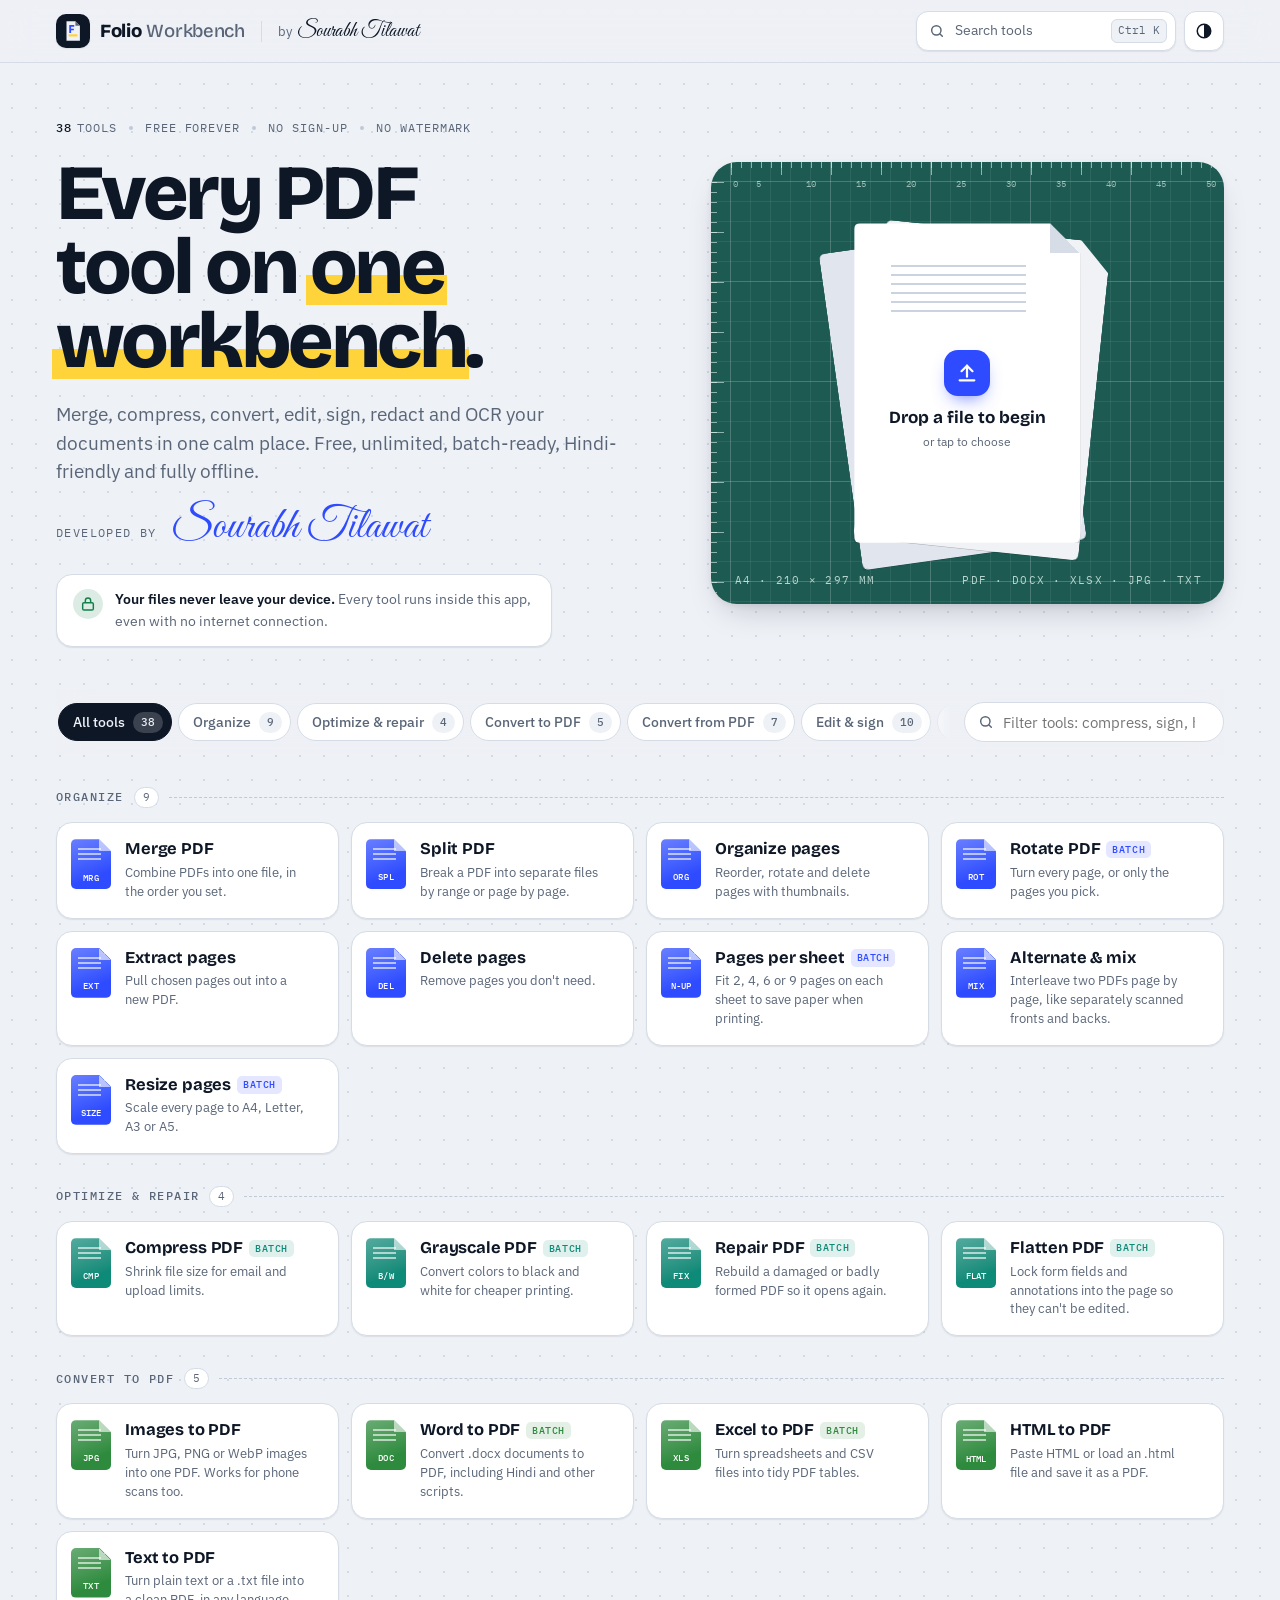
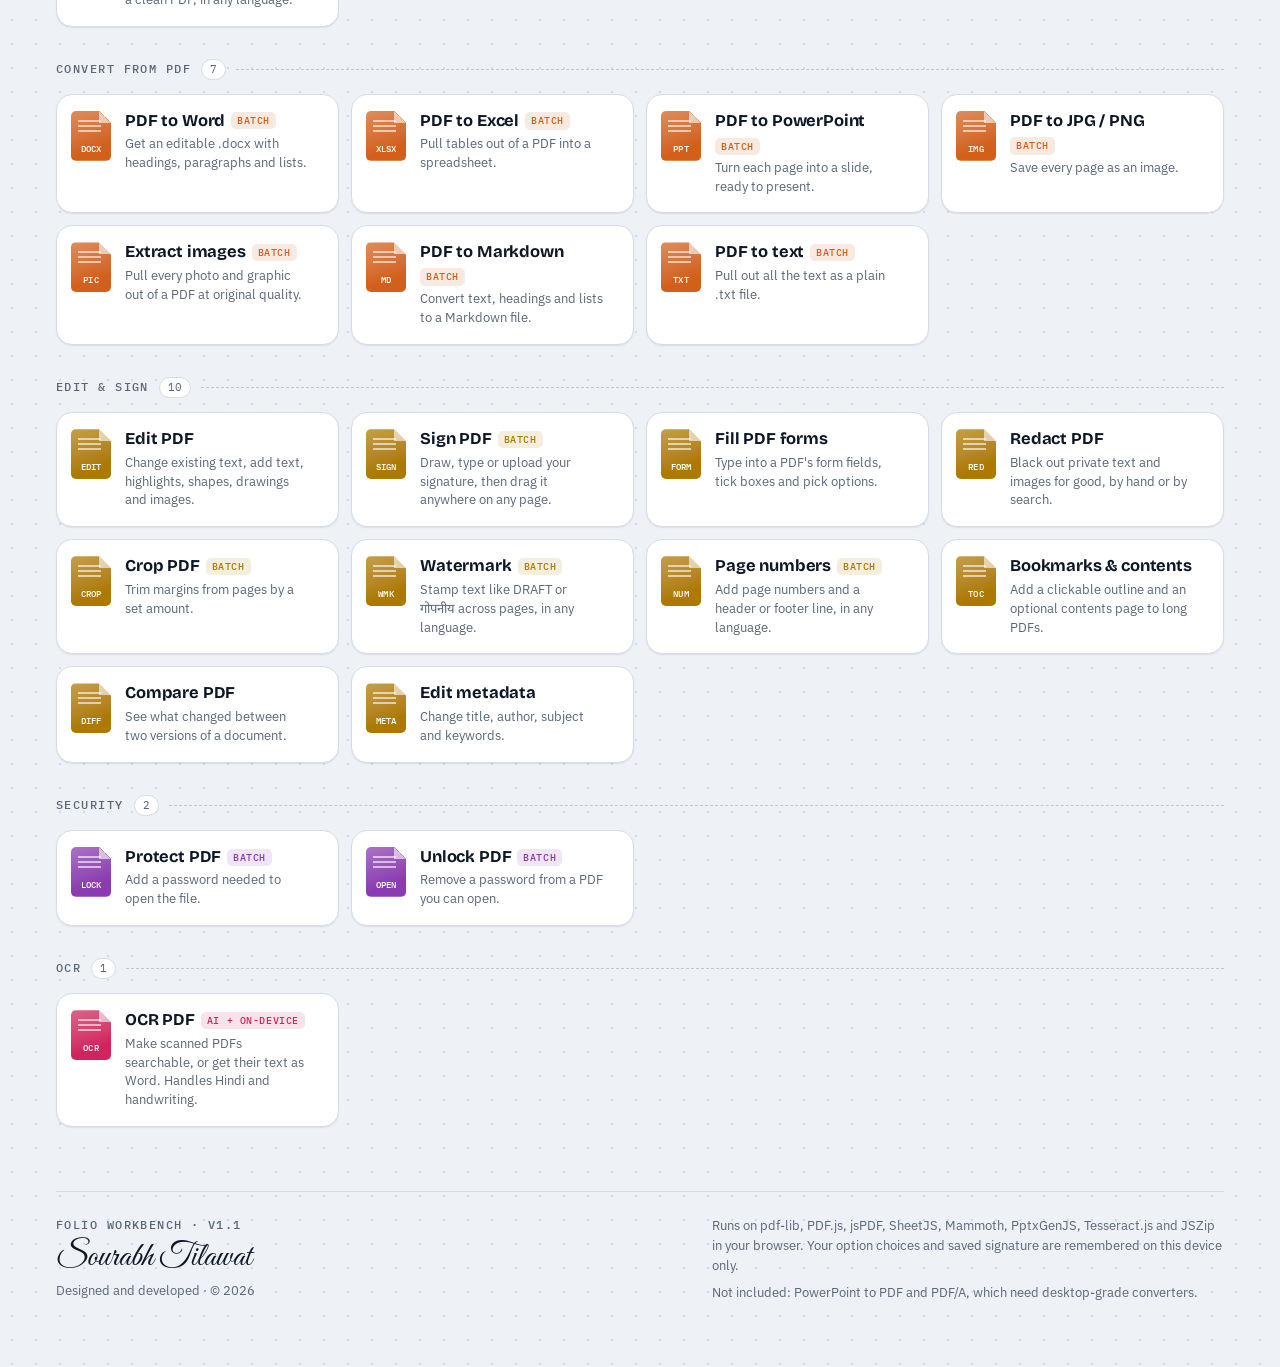
<file: app/src/main/assets/www/index.html>
<!doctype html><html lang="en"><head><meta charset="utf-8"><meta name="viewport" content="width=device-width,initial-scale=1,viewport-fit=cover"><style>:root{color-scheme:light;padding-top:env(safe-area-inset-top,0px);padding-bottom:env(safe-area-inset-bottom,0px)}body{margin:0;font:14px system-ui,sans-serif}img{max-width:100%}[hidden]{display:none!important}</style><meta name="theme-color" content="#13202D"><meta name="author" content="Sourabh Tilawat"><link rel="icon" href="icon.png"></head><body><script>window.FOLIO_ENV={offline:true,shell:"android"};</script><title>Folio Workbench</title>
<meta name="claude:viewport-fit-sides" content="cover">
<link rel="stylesheet" href="fonts/fonts.css">
<style>
/* Layout: sticky top bar (logo, search palette, theme). Home = hero (copy + a cutting-mat drop zone that takes any file) → sticky category tabs + filter → tool grid.
   A tool opens the bench: title + 3-step tracker, a files/page panel, a sticky options panel with the run button, then results. */
:root{
  --bg:#EEF1F6; --surface:#FFFFFF; --sunk:#E2E7EF; --ink:#0E1726; --muted:#5A6678; --line:#D5DCE6; --line2:#BFC9D8; --dot:#D3DAE5;
  --accent:#2F4BFF; --accent-ink:#FFFFFF; --accent-soft:#E2E7FF; --mark:#FFD43B; --sheet-ink:#FFFFFF;
  --g0:#2F4BFF; --g1:#0E8A78; --g2:#2E8B3E; --g3:#D2601A; --g4:#AD7A00; --g5:#8A3BB0; --g6:#D0245E;
  --ok:#13804A; --bad:#C2261B; --ins:#D7F2DF; --del:#FBDADA;
  --mat:#1D5A52; --mat-line:rgba(255,255,255,.07); --mat-line2:rgba(255,255,255,.14); --mat-tick:rgba(233,255,248,.55); --mat-ink:#E9FFF8;
  --paper:#FFFFFF; --paper2:#F0F2F6; --paper3:#E1E6EE; --paper-ink:#0E1726; --paper-rule:#CBD3E0; --paper-fold:#D7DDE7;
  --glass:rgba(238,241,246,.8);
  --shadow-1:0 1px 2px rgba(14,23,38,.06),0 1px 1px rgba(14,23,38,.03);
  --shadow-2:0 14px 34px -14px rgba(14,23,38,.28),0 2px 6px rgba(14,23,38,.06);
  --f-display:"Bricolage Grotesque","Segoe UI",system-ui,sans-serif;
  --f-body:"IBM Plex Sans",system-ui,-apple-system,"Segoe UI",Roboto,"Noto Sans","Noto Sans Devanagari",sans-serif;
  --f-mono:"IBM Plex Mono",ui-monospace,SFMono-Regular,Menlo,Consolas,monospace;
  --f-sig:"Great Vibes","Sacramento","Segoe Script","Brush Script MT",cursive;
  --tbh:62px; --r:16px; --ease:cubic-bezier(.2,.8,.2,1);
}
@media (prefers-color-scheme: dark){:root:not([data-theme="light"]){
  --bg:#090E18; --surface:#111A2B; --sunk:#172238; --ink:#E8EDF7; --muted:#95A2B8; --line:#22304A; --line2:#33456A; --dot:#172238;
  --accent:#8B9BFF; --accent-ink:#0A0F1C; --accent-soft:#1C2552; --mark:#F5C924; --sheet-ink:#0A0F1C;
  --g0:#8B9BFF; --g1:#3FD0B8; --g2:#6BD47C; --g3:#FF9A55; --g4:#F0C54A; --g5:#D49BF0; --g6:#FF7AA8;
  --ok:#4CD08E; --bad:#FF7A6B; --ins:#173F2B; --del:#4F1F27;
  --mat:#123A35; --mat-line:rgba(255,255,255,.05); --mat-line2:rgba(255,255,255,.10); --mat-tick:rgba(207,245,234,.45); --mat-ink:#CFF5EA;
  --glass:rgba(9,14,24,.78);
  --shadow-1:0 1px 2px rgba(0,0,0,.4); --shadow-2:0 18px 40px -16px rgba(0,0,0,.75),0 2px 6px rgba(0,0,0,.35);
  color-scheme:dark;
}}
:root[data-theme="dark"]{
  --bg:#090E18; --surface:#111A2B; --sunk:#172238; --ink:#E8EDF7; --muted:#95A2B8; --line:#22304A; --line2:#33456A; --dot:#172238;
  --accent:#8B9BFF; --accent-ink:#0A0F1C; --accent-soft:#1C2552; --mark:#F5C924; --sheet-ink:#0A0F1C;
  --g0:#8B9BFF; --g1:#3FD0B8; --g2:#6BD47C; --g3:#FF9A55; --g4:#F0C54A; --g5:#D49BF0; --g6:#FF7AA8;
  --ok:#4CD08E; --bad:#FF7A6B; --ins:#173F2B; --del:#4F1F27;
  --mat:#123A35; --mat-line:rgba(255,255,255,.05); --mat-line2:rgba(255,255,255,.10); --mat-tick:rgba(207,245,234,.45); --mat-ink:#CFF5EA;
  --glass:rgba(9,14,24,.78);
  --shadow-1:0 1px 2px rgba(0,0,0,.4); --shadow-2:0 18px 40px -16px rgba(0,0,0,.75),0 2px 6px rgba(0,0,0,.35);
  color-scheme:dark;
}
*{box-sizing:border-box}
html{scroll-padding-top:calc(var(--tbh) + 80px)}
html,body{background:var(--bg);color:var(--ink)}
body{font-family:var(--f-body);font-size:15px;line-height:1.55;-webkit-font-smoothing:antialiased;background-image:radial-gradient(var(--dot) 1px,transparent 1.4px);background-size:24px 24px}
body::before{content:"";position:fixed;inset:0 0 auto;height:env(safe-area-inset-top,0px);z-index:30;background:var(--bg)}
h1,h2,h3,h4{font-family:var(--f-display);text-wrap:balance;margin:0}
button,input,select,textarea{font:inherit;color:inherit}
button{cursor:pointer}
:focus-visible{outline:2px solid var(--accent);outline-offset:2px}
.mono{font-family:var(--f-mono);font-size:13px;font-variant-numeric:tabular-nums}
.gut{padding-left:max(16px,env(safe-area-inset-left,0px));padding-right:max(16px,env(safe-area-inset-right,0px))}
.wrap{max-width:1200px;margin:0 auto;padding-block:0 64px}
.grow{flex:1}
kbd{font-family:var(--f-mono);font-size:11px;padding:2px 6px;border-radius:6px;border:1px solid var(--line);background:var(--bg);color:var(--muted);white-space:nowrap}

/* top bar */
.topbar{position:sticky;top:env(safe-area-inset-top,0px);z-index:20;background:var(--glass);-webkit-backdrop-filter:saturate(1.5) blur(16px);backdrop-filter:saturate(1.5) blur(16px);border-bottom:1px solid var(--line)}
.tb-in{max-width:1200px;margin:0 auto;height:var(--tbh);display:flex;align-items:center;gap:16px}
.logo{display:flex;align-items:center;gap:10px;text-decoration:none;color:var(--ink);font-family:var(--f-display);font-size:18.5px;letter-spacing:-.015em;min-width:0}
.logo-mark{width:34px;height:34px;border-radius:10px;background:var(--ink);display:grid;place-items:center;flex:none;box-shadow:var(--shadow-1);transition:transform .3s var(--ease)}
.logo:hover .logo-mark{transform:rotate(-8deg)}
.logo-mark svg{width:26px;height:26px}
.logo b{font-weight:800}
.logo-text span{font-weight:500;color:var(--muted)}
.tb-credit{font-size:12.5px;color:var(--muted);padding-left:16px;border-left:1px solid var(--line);white-space:nowrap}
.tb-credit b{font-family:var(--f-sig);font-weight:400;font-size:21px;color:var(--ink);margin-left:2px;line-height:1}
.tb-actions{margin-left:auto;display:flex;gap:8px;align-items:center}
.tb-search{display:flex;align-items:center;gap:10px;height:40px;padding:0 8px 0 12px;border-radius:12px;border:1px solid var(--line);background:var(--surface);color:var(--muted);min-width:260px;box-shadow:var(--shadow-1);transition:border-color .2s,color .2s,transform .2s var(--ease)}
.tb-search:hover{border-color:var(--line2);color:var(--ink)}
.tb-search span{flex:1;text-align:left;font-size:14px}
.tb-icon{width:40px;height:40px;border-radius:12px;border:1px solid var(--line);background:var(--surface);display:grid;place-items:center;color:var(--ink);box-shadow:var(--shadow-1);transition:transform .25s var(--ease)}
.tb-icon:hover{transform:rotate(18deg)}
@media (max-width:760px){.tb-credit{display:none}.tb-search{min-width:0;width:40px;padding:0;justify-content:center}.tb-search span,.tb-search kbd{display:none}}

/* hero */
.hero{display:grid;grid-template-columns:minmax(0,1.08fr) minmax(0,.92fr);grid-template-areas:"top mat" "bot mat";column-gap:52px;align-items:center;padding-block:56px 36px}
.hero-top{grid-area:top;align-self:end}.hero-bot{grid-area:bot;align-self:start}.mat{grid-area:mat}
@media (max-width:900px){.hero{grid-template-columns:minmax(0,1fr);grid-template-areas:"top" "mat" "bot";row-gap:26px;padding-block:30px 18px}.hero-bot .credit{margin-top:0}}
@media (max-width:440px){.eyebrow span:nth-child(4){display:none}}
.eyebrow{display:flex;flex-wrap:wrap;gap:6px 0;margin:0 0 18px;font-family:var(--f-mono);font-size:12px;letter-spacing:.08em;text-transform:uppercase;color:var(--muted)}
.eyebrow span{display:inline-flex;align-items:center}
.eyebrow span+span::before{content:"";width:4px;height:4px;border-radius:50%;background:var(--line2);margin:0 12px}
.eyebrow b{color:var(--ink);font-weight:500;margin-right:5px}
.hero h1{font-size:clamp(40px,6.3vw,78px);font-weight:800;letter-spacing:-.045em;line-height:.95}
.hl{background:linear-gradient(transparent 58%,var(--mark) 58%,var(--mark) 90%,transparent 90%);padding:0 .05em;margin:0 -.05em;-webkit-box-decoration-break:clone;box-decoration-break:clone}
.lede{margin:22px 0 0;font-size:clamp(16px,1.55vw,18.5px);color:var(--muted);max-width:52ch}
.credit{margin:20px 0 0;display:flex;align-items:baseline;flex-wrap:wrap;gap:4px 14px}
.credit span{font-family:var(--f-mono);font-size:11.5px;letter-spacing:.12em;text-transform:uppercase;color:var(--muted)}
.credit b{font-family:var(--f-sig);font-weight:400;font-size:clamp(34px,3.6vw,44px);line-height:1;color:var(--accent)}
.privacy{margin:24px 0 0;display:flex;gap:12px;align-items:flex-start;padding:14px 16px;border-radius:16px;background:var(--surface);border:1px solid var(--line);box-shadow:var(--shadow-1);font-size:14px;color:var(--muted);max-width:62ch}
.privacy .lk{flex:none;width:30px;height:30px;border-radius:50%;display:grid;place-items:center;background:color-mix(in srgb,var(--ok) 15%,transparent);color:var(--ok)}
.privacy b{color:var(--ink)}

/* the cutting mat drop zone */
.mat{position:relative;border-radius:26px;background-color:var(--mat);
  background-image:linear-gradient(var(--mat-line) 1px,transparent 1px),linear-gradient(90deg,var(--mat-line) 1px,transparent 1px),linear-gradient(var(--mat-line2) 1px,transparent 1px),linear-gradient(90deg,var(--mat-line2) 1px,transparent 1px);
  background-size:20px 20px,20px 20px,100px 100px,100px 100px;background-position:-1px 19px,19px -1px,-1px 19px,19px -1px;
  aspect-ratio:5/4.3;max-width:100%;min-height:300px;cursor:pointer;overflow:hidden;display:grid;place-items:center;box-shadow:var(--shadow-2);outline-offset:4px;transition:box-shadow .35s var(--ease),transform .35s var(--ease)}
.mat::before{content:"";position:absolute;left:20px;right:0;top:0;height:14px;background:repeating-linear-gradient(90deg,var(--mat-tick) 0 1px,transparent 1px 10px) top/100% 6px no-repeat,repeating-linear-gradient(90deg,var(--mat-tick) 0 1px,transparent 1px 50px) top/100% 13px no-repeat}
.mat::after{content:"";position:absolute;top:20px;bottom:0;left:0;width:14px;background:repeating-linear-gradient(180deg,var(--mat-tick) 0 1px,transparent 1px 10px) left/6px 100% no-repeat,repeating-linear-gradient(180deg,var(--mat-tick) 0 1px,transparent 1px 50px) left/13px 100% no-repeat}
.mat-nums{position:absolute;top:15px;left:20px;display:grid;grid-auto-flow:column;grid-auto-columns:50px;font-family:var(--f-mono);font-size:9px;color:var(--mat-ink);opacity:.6;pointer-events:none}
.mat-nums span{transform:translateX(-50%)}
.mat-nums span:first-child{transform:translateX(2px)}
.mat:hover,.mat.over{transform:translateY(-3px)}
.mat.over{box-shadow:0 0 0 3px var(--mark),var(--shadow-2)}
.stack{position:relative;width:min(44%,230px);aspect-ratio:210/297;transition:transform .5s var(--ease)}
.mat:hover .stack,.mat.over .stack{transform:translateY(-10px) rotate(-1deg) scale(1.03)}
.paper{position:absolute;inset:0;background:var(--paper);border-radius:6px;clip-path:polygon(0 0,calc(100% - 30px) 0,100% 30px,100% 100%,0 100%);filter:drop-shadow(0 14px 22px rgba(0,0,0,.35))}
.paper.p3{background:var(--paper3);transform:rotate(-8deg) translate(-16px,12px)}
.paper.p2{background:var(--paper2);transform:rotate(6deg) translate(16px,6px);transition:transform .5s var(--ease)}
.mat:hover .paper.p2,.mat.over .paper.p2{transform:rotate(11deg) translate(26px,10px)}
.paper.p1{display:flex;flex-direction:column;align-items:center;justify-content:center;gap:6px;text-align:center;padding:14px;color:var(--paper-ink);animation:float 7s ease-in-out infinite}
.paper.p1::after{content:"";position:absolute;top:0;right:0;width:30px;height:30px;background:linear-gradient(45deg,var(--paper-fold) 50%,transparent 50%)}
.paper .lines{position:absolute;left:16%;right:24%;top:13%;height:16%;background:repeating-linear-gradient(to bottom,var(--paper-rule) 0 2px,transparent 2px 9px)}
.paper .up{width:46px;height:46px;border-radius:14px;display:grid;place-items:center;background:var(--g0);color:#fff;margin-top:18%;box-shadow:0 8px 18px -8px rgba(47,75,255,.8);transition:transform .4s var(--ease)}
.mat:hover .paper .up,.mat.over .paper .up{transform:translateY(-4px)}
.paper strong{font-family:var(--f-display);font-size:clamp(14px,1.6vw,17px);line-height:1.15;margin-top:6px}
.paper small{font-size:12px;color:#5A6678}
.mat-dims,.mat-types{position:absolute;bottom:16px;font-family:var(--f-mono);font-size:10.5px;letter-spacing:.12em;color:var(--mat-ink);opacity:.75;pointer-events:none}
.mat-dims{left:24px}.mat-types{right:22px}
@media (max-width:480px){.mat-types,.mat-dims{display:none}}
@keyframes float{0%,100%{transform:translateY(0) rotate(-1.5deg)}50%{transform:translateY(-6px) rotate(-.4deg)}}

/* shelf */
.shelfbar{position:sticky;top:calc(env(safe-area-inset-top,0px) + var(--tbh));z-index:10;display:flex;flex-wrap:wrap;gap:10px 14px;align-items:center;padding-block:12px;margin-top:6px;background:var(--glass);-webkit-backdrop-filter:blur(14px);backdrop-filter:blur(14px)}
.tabs{display:flex;gap:6px;overflow-x:auto;scrollbar-width:none;min-width:0;flex:1 1 0;padding:2px;-webkit-mask-image:linear-gradient(90deg,#000 calc(100% - 28px),transparent);mask-image:linear-gradient(90deg,#000 calc(100% - 28px),transparent)}
.tabs::-webkit-scrollbar{display:none}
.tab{flex:none;display:inline-flex;align-items:center;gap:8px;height:38px;padding:0 8px 0 14px;border-radius:999px;border:1px solid var(--line);background:var(--surface);font-size:14px;font-weight:500;color:var(--muted);transition:background .2s,color .2s,border-color .2s}
.tab .n{font-family:var(--f-mono);font-size:11px;color:var(--muted);background:var(--bg);border-radius:999px;padding:2px 8px}
.tab:hover{color:var(--ink);border-color:var(--line2)}
.tab.on{background:var(--ink);color:var(--bg);border-color:var(--ink)}
.tab.on .n{background:color-mix(in srgb,var(--bg) 20%,transparent);color:var(--bg)}
.find{flex:0 0 260px;position:relative;display:block}
.find input{width:100%;height:40px;padding:0 14px 0 38px;border-radius:999px;border:1px solid var(--line);background:var(--surface);transition:border-color .2s,box-shadow .2s}
.find input:focus{outline:none;border-color:var(--accent);box-shadow:0 0 0 4px var(--accent-soft)}
.find svg{position:absolute;left:14px;top:50%;transform:translateY(-50%);color:var(--muted);pointer-events:none}
@media (max-width:700px){.tabs{flex-basis:100%}.find{flex:1 1 100%}}
.recent{margin-top:20px}
.lbl,.group-head h2{font-family:var(--f-mono);font-size:12px;font-weight:500;text-transform:uppercase;letter-spacing:.12em;color:var(--muted)}
.recent-row{display:flex;gap:8px;flex-wrap:wrap;margin-top:10px}
.rchip{display:inline-flex;align-items:center;gap:9px;height:40px;padding:0 16px 0 9px;border-radius:999px;border:1px solid var(--line);background:var(--surface);font-weight:500;font-size:14px;box-shadow:var(--shadow-1);transition:transform .25s var(--ease),border-color .2s}
.rchip:hover{transform:translateY(-2px);border-color:var(--line2)}
.group{margin-top:32px}
.group-head{display:flex;align-items:center;gap:10px;margin-bottom:14px}
.group-head .cnt{font-family:var(--f-mono);font-size:11px;color:var(--muted);background:var(--surface);border:1px solid var(--line);border-radius:999px;padding:1px 8px}
.group-head::after{content:"";flex:1;border-top:1px dashed var(--line2)}
.grid{display:grid;grid-template-columns:repeat(auto-fill,minmax(255px,1fr));gap:12px}
.tool{position:relative;display:grid;grid-template-columns:auto minmax(0,1fr);gap:14px;align-items:start;text-align:left;padding:16px 30px 16px 14px;border-radius:var(--r);background:var(--surface);border:1px solid var(--line);box-shadow:var(--shadow-1);transition:transform .3s var(--ease),box-shadow .3s var(--ease),border-color .3s;animation:rise .55s var(--ease) both;animation-delay:calc(min(var(--i,0),16) * 16ms)}
.tool:hover{transform:translateY(-4px);box-shadow:var(--shadow-2);border-color:color-mix(in srgb,var(--gc) 55%,var(--line))}
.tool:active{transform:translateY(-1px) scale(.99)}
.tool:hover .sheet{transform:rotate(-8deg) translateY(-3px) scale(1.06)}
.tool-t{display:grid;gap:4px;min-width:0}
.tool-n{font-family:var(--f-display);font-weight:700;font-size:16.5px;letter-spacing:-.01em;display:flex;flex-wrap:wrap;align-items:center;gap:6px;line-height:1.25}
.tool-d{font-size:13px;color:var(--muted);line-height:1.45}
.go{position:absolute;right:14px;top:15px;color:var(--gc);opacity:0;transform:translateX(-6px);transition:opacity .25s,transform .25s var(--ease);font-weight:700}
.tool:hover .go,.tool:focus-visible .go{opacity:1;transform:none}
.tag{font-family:var(--f-mono);font-size:9.5px;font-weight:500;letter-spacing:.06em;padding:2px 6px;border-radius:5px;background:var(--gc);color:var(--surface);line-height:1.4}
.tag.soft{background:color-mix(in srgb,var(--gc) 13%,transparent);color:var(--gc)}
.nohit{color:var(--muted);margin-top:28px;font-size:15px}
.sheet{flex:none;position:relative;display:flex;align-items:flex-end;justify-content:center;width:40px;height:50px;padding-bottom:5px;border-radius:5px;background:linear-gradient(160deg,color-mix(in srgb,var(--gc) 72%,#fff) 0%,var(--gc) 72%);clip-path:polygon(0 0,calc(100% - 12px) 0,100% 12px,100% 100%,0 100%);transition:transform .35s var(--ease)}
.sheet::before{content:"";position:absolute;left:7px;right:10px;top:9px;height:15px;background:repeating-linear-gradient(to bottom,rgba(255,255,255,.6) 0 2px,transparent 2px 5px)}
.sheet::after{content:"";position:absolute;top:0;right:0;width:12px;height:12px;background:linear-gradient(45deg,rgba(255,255,255,.6) 50%,transparent 50%)}
.sheet span{position:relative;font-family:var(--f-mono);font-size:9px;font-weight:500;color:var(--sheet-ink);letter-spacing:.02em}
.sheet.mini{width:22px;height:28px;padding:0;clip-path:polygon(0 0,calc(100% - 7px) 0,100% 7px,100% 100%,0 100%)}
.sheet.mini::before{left:4px;right:6px;top:6px;height:9px}
.sheet.mini::after{width:7px;height:7px}
.sheet.mini span{display:none}
.sheet.big{width:60px;height:76px;padding-bottom:9px;clip-path:polygon(0 0,calc(100% - 18px) 0,100% 18px,100% 100%,0 100%)}
.sheet.big::before{left:11px;right:15px;top:14px;height:22px;background:repeating-linear-gradient(to bottom,rgba(255,255,255,.6) 0 3px,transparent 3px 7px)}
.sheet.big::after{width:18px;height:18px}
.sheet.big span{font-size:11px}

/* bench */
#bench.enter,#shelfWrap.enter{animation:rise .45s var(--ease)}
.bench-top{display:flex;flex-wrap:wrap;align-items:center;gap:16px 26px;padding-block:26px 4px}
.back{display:inline-flex;align-items:center;gap:8px;height:38px;padding:0 16px;border-radius:999px;border:1px solid var(--line);background:var(--surface);color:var(--muted);font-weight:500;font-size:14px;box-shadow:var(--shadow-1);transition:color .2s,border-color .2s,transform .25s var(--ease)}
.back:hover{color:var(--ink);border-color:var(--line2);transform:translateX(-3px)}
.bench-title{display:flex;align-items:center;gap:16px;min-width:0;flex:1 1 360px}
.bench-title .eb{font-family:var(--f-mono);font-size:11px;letter-spacing:.12em;text-transform:uppercase;color:var(--muted)}
.bench-title h2{font-size:clamp(28px,4.4vw,42px);font-weight:800;letter-spacing:-.035em;line-height:1.02}
.bench-title p{margin:6px 0 0;color:var(--muted);font-size:14.5px;max-width:60ch}
.steps{list-style:none;margin:0;padding:0;display:flex;gap:6px;counter-reset:s}
.steps li{display:inline-flex;align-items:center;gap:8px;height:34px;padding:0 13px 0 6px;border-radius:999px;font-size:13px;font-weight:500;color:var(--muted);border:1px solid var(--line);background:var(--surface);counter-increment:s;transition:color .25s,border-color .25s}
.steps li::before{content:counter(s);width:22px;height:22px;border-radius:50%;display:grid;place-items:center;font-family:var(--f-mono);font-size:11px;background:var(--bg);color:var(--muted);transition:background .25s,color .25s}
.steps li.on{color:var(--ink);border-color:var(--accent)}
.steps li.on::before{background:var(--accent);color:var(--accent-ink)}
.steps li.done::before{content:"✓";background:var(--ok);color:var(--surface)}
@media (max-width:620px){.steps li{font-size:0;gap:0;padding:0 5px}.steps li.on{font-size:13px;gap:8px;padding-right:13px}}
.cols{display:grid;grid-template-columns:minmax(0,1.6fr) minmax(300px,1fr);gap:20px;margin-top:22px;align-items:start}
@media (max-width:900px){.cols{grid-template-columns:minmax(0,1fr)}}
.panel{background:var(--surface);border:1px solid var(--line);border-radius:20px;padding:18px;min-width:0;box-shadow:var(--shadow-1)}
@media (min-width:901px){.panel.side{position:sticky;top:calc(env(safe-area-inset-top,0px) + var(--tbh) + 16px);max-height:calc(100vh - var(--tbh) - 32px);overflow:auto;overscroll-behavior:contain}}
.phead{display:flex;align-items:center;justify-content:space-between;gap:10px;margin-bottom:12px}
.phead h3{font-family:var(--f-mono);font-size:12px;font-weight:500;text-transform:uppercase;letter-spacing:.12em;color:var(--muted)}
.linkbtn{background:none;border:0;padding:0;color:var(--muted);font-size:13px;text-decoration:underline;text-underline-offset:3px}
.linkbtn:hover{color:var(--ink)}
.drop{display:grid;justify-items:center;gap:4px;border:1.5px dashed var(--line2);border-radius:16px;padding:24px 16px;text-align:center;cursor:pointer;background:var(--bg);transition:background .2s,border-color .2s}
.drop .dico{width:46px;height:46px;border-radius:14px;display:grid;place-items:center;background:var(--accent-soft);color:var(--accent);margin-bottom:6px;transition:transform .35s var(--ease)}
.drop:hover .dico,.drop.over .dico{transform:translateY(-4px)}
.drop.over,.drop:hover{border-color:var(--accent);background:var(--accent-soft)}
.drop .dtx{display:grid;gap:2px}
.drop strong{font-family:var(--f-display);font-size:17.5px}
.drop small{color:var(--muted)}
.drop .local{font-family:var(--f-mono);font-size:10.5px;letter-spacing:.08em;text-transform:uppercase;color:var(--ok);margin-top:6px}
.drop.compact{display:flex;align-items:center;gap:12px;padding:10px 14px;text-align:left}
.drop.compact .dico{width:34px;height:34px;border-radius:10px;margin:0}
.drop.compact strong{font-size:15px}
.drop.compact small,.drop.compact .local{display:none}
.files{list-style:none;margin:12px 0 0;padding:0;display:grid;gap:8px}
.file{display:flex;align-items:center;gap:12px;padding:8px 10px;border:1px solid var(--line);border-radius:14px;background:var(--bg);min-width:0}
.file .idx{font-family:var(--f-mono);font-size:12px;color:var(--muted);min-width:18px;text-align:right;flex:none}
.file .ft{flex:none;width:38px;height:48px;border-radius:6px;background:var(--surface);border:1px solid var(--line);display:grid;place-items:center;overflow:hidden}
.file .ft img{width:100%;height:100%;object-fit:cover;object-position:top;background:#fff}
.file .meta{min-width:0;flex:1}
.file .nm{font-weight:500;white-space:nowrap;overflow:hidden;text-overflow:ellipsis}
.file .sub{font-family:var(--f-mono);font-size:12px;color:var(--muted);font-variant-numeric:tabular-nums}
.fb{font-family:var(--f-mono);font-size:9px;font-weight:500;padding:2px 5px;border-radius:4px;color:var(--sheet-ink);background:var(--muted);letter-spacing:.03em}
.fb-pdf{background:var(--g6)}.fb-doc{background:var(--g0)}.fb-xls{background:var(--g2)}.fb-ppt{background:var(--g3)}.fb-img{background:var(--g5)}.fb-zip{background:var(--g4)}.fb-web{background:var(--g1)}
.lock{color:var(--bad)}
.iconbtn{flex:none;width:34px;height:34px;border:1px solid var(--line);background:var(--surface);border-radius:10px;line-height:1;font-size:15px;display:grid;place-items:center;transition:border-color .18s,transform .18s}
.iconbtn:hover:not(:disabled){border-color:var(--ink)}
.iconbtn:active:not(:disabled){transform:scale(.94)}
.iconbtn:disabled{opacity:.35;cursor:default}
.empty{color:var(--muted);font-size:14px;margin:12px 0 0}
.empty:empty{display:none}

/* options */
.opts{display:grid;gap:16px}
.field{display:grid;gap:6px;min-width:0}
.field>label{font-weight:600;font-size:13.5px}
.hint{font-size:12.5px;color:var(--muted)}
.field input[type=text],.field input[type=password],.field input[type=number],.field select,.field textarea,.formlist input[type=text],.formlist select,.inline input{width:100%;height:40px;padding:0 12px;border:1px solid var(--line);border-radius:11px;background:var(--bg);transition:border-color .2s,box-shadow .2s}
.field textarea{height:auto;min-height:140px;padding:10px 12px;resize:vertical;font-family:var(--f-mono);font-size:13px}
.field input:focus,.field select:focus,.field textarea:focus,.formlist input:focus,.formlist select:focus,.inline input:focus,.edbar input:focus{outline:none;border-color:var(--accent);box-shadow:0 0 0 4px var(--accent-soft)}
.field input[type=color]{width:56px;height:40px;border:1px solid var(--line);border-radius:11px;background:var(--bg);padding:3px}
.field input[type=range]{width:100%;accent-color:var(--accent)}
.row2{display:grid;grid-template-columns:1fr 1fr;gap:10px}
.seg{display:flex;flex-wrap:wrap;gap:6px}
.seg label{position:relative;font-weight:500;font-size:13.5px;border:1px solid var(--line);border-radius:999px;padding:7px 14px;cursor:pointer;background:var(--bg);color:var(--muted);transition:background .18s,color .18s,border-color .18s}
.seg label:hover{color:var(--ink);border-color:var(--line2)}
.seg input{position:absolute;opacity:0;pointer-events:none}
.seg label:has(input:checked){border-color:var(--accent);background:var(--accent);color:var(--accent-ink)}
.seg label:has(input:focus-visible){outline:2px solid var(--accent);outline-offset:2px}
.note{font-size:13px;color:var(--muted);background:color-mix(in srgb,var(--mark) 16%,transparent);border-radius:12px;padding:10px 12px;margin:0}
.note b{color:var(--ink)}
.inline{display:flex;gap:8px}
.ck{display:flex;gap:8px;align-items:center;font-size:14px}
.run{position:relative;width:100%;margin-top:18px;height:54px;display:flex;align-items:center;justify-content:center;gap:10px;border:0;border-radius:15px;background:linear-gradient(180deg,color-mix(in srgb,var(--accent) 86%,#fff),var(--accent));color:var(--accent-ink);font-weight:600;font-size:16.5px;box-shadow:0 12px 26px -12px color-mix(in srgb,var(--accent) 75%,transparent),inset 0 1px 0 rgba(255,255,255,.25);transition:transform .2s var(--ease),filter .2s,opacity .2s}
.run:hover:not(:disabled){transform:translateY(-1px);filter:brightness(1.06)}
.run:active:not(:disabled){transform:translateY(1px) scale(.99)}
.run .arrow{transition:transform .25s var(--ease)}
.run:hover:not(:disabled) .arrow{transform:translateX(4px)}
.run:disabled{opacity:.42;cursor:default;box-shadow:none}
.run.busy:disabled{opacity:1;cursor:progress}
.spin{width:18px;height:18px;border-radius:50%;border:2.5px solid color-mix(in srgb,var(--accent-ink) 30%,transparent);border-top-color:var(--accent-ink);animation:spin .8s linear infinite}
@keyframes spin{to{transform:rotate(360deg)}}
.progress{margin-top:14px;display:grid;gap:8px}
.bar{height:8px;background:var(--sunk);border-radius:99px;overflow:hidden}
.bar i{display:block;height:100%;width:0;border-radius:99px;background-color:var(--accent);background-image:linear-gradient(90deg,transparent,rgba(255,255,255,.4),transparent);background-size:80px 100%;background-repeat:no-repeat;animation:shimmer 1.2s linear infinite;transition:width .3s var(--ease)}
@keyframes shimmer{from{background-position:-80px 0}to{background-position:calc(100% + 80px) 0}}
.prow{display:flex;justify-content:space-between;gap:10px;font-family:var(--f-mono);font-size:12px;color:var(--muted);min-width:0}
.prow span{min-width:0;overflow:hidden;text-overflow:ellipsis;white-space:nowrap}
.prow b{color:var(--ink);font-weight:500;font-variant-numeric:tabular-nums}
.err{margin-top:12px;display:flex;gap:10px;align-items:flex-start;padding:12px 14px;border-radius:12px;background:color-mix(in srgb,var(--bad) 11%,transparent);color:var(--bad);font-size:14px;font-weight:500}
.err::before{content:"!";flex:none;width:20px;height:20px;border-radius:50%;display:grid;place-items:center;background:var(--bad);color:var(--surface);font-weight:700;font-size:12px}

/* results */
.results{margin-top:20px;border-radius:22px;background:var(--surface);border:1px solid var(--line);padding:20px;min-width:0;box-shadow:var(--shadow-2)}
.results.pop{animation:rise .5s var(--ease)}
.res-head{display:flex;gap:14px;align-items:center;margin-bottom:16px}
.check{flex:none;width:48px;height:48px}
.check svg{width:100%;height:100%;fill:none;stroke:var(--ok);stroke-width:3;stroke-linecap:round;stroke-linejoin:round}
.check circle{opacity:.3;stroke-dasharray:151;animation:drawc .6s var(--ease) both}
.check path{stroke-dasharray:36;animation:drawp .45s .25s var(--ease) both}
@keyframes drawc{from{stroke-dashoffset:151}to{stroke-dashoffset:0}}
@keyframes drawp{from{stroke-dashoffset:36}to{stroke-dashoffset:0}}
.results h3{font-family:var(--f-display);font-size:26px;letter-spacing:-.025em;line-height:1.1}
.results.live h3{color:var(--accent)}
.results .sum{margin:3px 0 0;color:var(--muted);font-size:14px}
.outs{display:grid;gap:8px}
.out{display:flex;align-items:center;gap:12px;padding:10px 12px;border-radius:14px;background:var(--bg);border:1px solid var(--line);min-width:0}
.out .nm{flex:1;min-width:0;white-space:nowrap;overflow:hidden;text-overflow:ellipsis;font-weight:500}
.out .sz{font-family:var(--f-mono);font-size:12px;color:var(--muted)}
.out.zip{background:color-mix(in srgb,var(--accent) 8%,var(--bg));border-color:color-mix(in srgb,var(--accent) 35%,var(--line))}
.dl{height:38px;padding:0 16px;border-radius:11px;border:1px solid var(--accent);background:transparent;color:var(--accent);font-weight:600;font-size:14px;flex:none;transition:background .2s,filter .2s,transform .2s var(--ease)}
.dl:hover{background:var(--accent-soft)}
.dl:active{transform:scale(.97)}
.dl.primary{background:var(--accent);color:var(--accent-ink)}
.dl.primary:hover{filter:brightness(1.08)}
.dl:disabled{opacity:.5;cursor:default}
.next{display:flex;flex-wrap:wrap;align-items:center;gap:8px;margin-top:18px;padding-top:16px;border-top:1px dashed var(--line2)}
.next .lbl{margin-right:4px}
.nchip{display:inline-flex;align-items:center;gap:8px;height:38px;padding:0 14px 0 8px;border-radius:999px;border:1px solid var(--line);background:var(--surface);font-weight:500;font-size:13.5px;transition:border-color .2s,transform .25s var(--ease)}
.nchip:hover{border-color:var(--gc);transform:translateY(-2px)}
.chain{display:inline-flex;gap:6px;margin-left:auto}
.chain select{height:38px;border-radius:11px;border:1px solid var(--line);background:var(--bg);padding:0 8px;max-width:190px}
@media (max-width:620px){.chain{margin-left:0;width:100%}.chain select{flex:1;max-width:none}}
.pv{margin-top:16px;border-top:1px dashed var(--line2);padding-top:16px;display:grid;gap:10px}
.pvpair{display:flex;flex-wrap:wrap;gap:18px;justify-content:center}
.pvpair figure{margin:0;display:grid;gap:8px;justify-items:center}
.pvpair figcaption{font-family:var(--f-mono);font-size:11px;letter-spacing:.1em;text-transform:uppercase;color:var(--muted)}
.pvpair canvas{background:#fff;border-radius:3px;box-shadow:0 2px 6px rgba(0,0,0,.18),0 16px 30px -16px rgba(0,0,0,.4);max-width:100%;height:auto}
.pv .edbar{justify-content:center}
.textprev{margin-top:12px;max-height:420px;overflow:auto;background:var(--bg);border:1px solid var(--line);border-radius:14px;padding:14px;font-size:14px;white-space:pre-wrap;overflow-wrap:anywhere}
.textprev.code{font-family:var(--f-mono);font-size:12px}
.diff{white-space:normal;line-height:1.7}
.diff ins{background:var(--ins);text-decoration:none;border-radius:3px;padding:0 2px}
.diff del{background:var(--del);border-radius:3px;padding:0 2px}
.diff h4{font-family:var(--f-mono);font-size:12px;color:var(--muted);margin:14px 0 4px;font-weight:500}

/* organize */
.thumbs{display:grid;grid-template-columns:repeat(auto-fill,minmax(116px,1fr));gap:10px;margin-top:14px}
.thumb{border:1px solid var(--line);border-radius:14px;background:var(--bg);padding:10px 8px 8px;display:grid;gap:6px;justify-items:center;transition:transform .25s var(--ease),box-shadow .25s}
.thumb:hover{transform:translateY(-2px);box-shadow:var(--shadow-2)}
.thumb .pv0{height:124px;display:flex;align-items:center;justify-content:center;width:100%}
.thumb canvas{max-width:96px;max-height:120px;background:#fff;border-radius:2px;box-shadow:0 1px 4px rgba(0,0,0,.25);transition:transform .3s var(--ease)}
.thumb .no{font-family:var(--f-mono);font-size:12px;color:var(--muted)}
.thumb .acts{display:flex;gap:4px}
.thumb .iconbtn{width:26px;height:26px;font-size:13px;border-radius:8px}

/* signature */
.sigcard{display:grid;gap:10px}
.sigtabs{display:flex;padding:4px;border-radius:13px;background:var(--bg);border:1px solid var(--line);gap:4px}
.sigtabs button{flex:1;height:34px;border:0;border-radius:10px;background:transparent;font-weight:600;font-size:13.5px;color:var(--muted);transition:background .2s,color .2s,box-shadow .2s}
.sigtabs button.on{background:var(--surface);color:var(--ink);box-shadow:var(--shadow-1)}
.pad{width:100%;height:160px;border-radius:14px;background:var(--paper);border:1px solid var(--line);touch-action:none;cursor:crosshair;display:block;background-image:linear-gradient(transparent 108px,var(--paper-rule) 108px,var(--paper-rule) 109px,transparent 109px)}
.padbar{display:flex;align-items:center;gap:10px;flex-wrap:wrap}
.swatches{display:flex;gap:6px}
.swatch{width:26px;height:26px;border-radius:50%;border:3px solid var(--surface);background:var(--sw);box-shadow:0 0 0 1px var(--line2);transition:transform .15s,box-shadow .15s}
.swatch.on{box-shadow:0 0 0 2px var(--accent);transform:scale(1.1)}
.padbar input[type=range]{flex:1;min-width:70px;accent-color:var(--accent)}
.sigfonts{display:grid;grid-template-columns:1fr 1fr;gap:8px}
.sigfonts button{height:64px;border-radius:13px;border:1px solid var(--line);background:var(--paper);color:var(--paper-ink);font-size:25px;overflow:hidden;white-space:nowrap;text-overflow:ellipsis;padding:0 10px;transition:border-color .2s,box-shadow .2s,transform .2s var(--ease)}
.sigfonts button:hover{transform:translateY(-1px)}
.sigfonts button.on{border-color:var(--accent);box-shadow:0 0 0 4px var(--accent-soft)}
.sigpane{display:grid;gap:10px}
.tray{display:flex;flex-wrap:wrap;gap:10px;align-items:center}
.sigchip{display:flex;align-items:center;gap:12px;padding:6px 16px 6px 6px;border-radius:16px;border:1.5px dashed var(--accent);background:var(--accent-soft);touch-action:none;cursor:grab;-webkit-user-select:none;user-select:none;text-align:left;transition:transform .25s var(--ease),box-shadow .25s}
.sigchip:hover{transform:translateY(-2px);box-shadow:var(--shadow-2)}
.sigchip:active{cursor:grabbing}
.sigchip.empty{border-color:var(--line2);background:var(--bg);cursor:pointer}
.sigchip-ink{width:104px;height:46px;border-radius:10px;background:var(--paper);display:grid;place-items:center;overflow:hidden;border:1px solid var(--line)}
.sigchip-ink img{max-width:94px;max-height:38px}
.sigchip-t{display:grid;line-height:1.3}
.sigchip-t b{font-size:14px}
.sigchip-t small{font-size:12px;color:var(--muted)}
.ghost{position:fixed;z-index:70;pointer-events:none;transform:translate(-50%,-50%) rotate(-4deg);filter:drop-shadow(0 14px 20px rgba(0,0,0,.35));background:rgba(255,255,255,.7);border-radius:8px;padding:4px;outline:1.5px dashed var(--accent)}

/* page editor */
.ed{display:grid;gap:10px;margin-top:14px}
.edbar{display:flex;flex-wrap:wrap;gap:8px;align-items:center}
.edbar input[type=text]{flex:1;min-width:140px;height:36px;padding:0 12px;border:1px solid var(--line);border-radius:10px;background:var(--bg)}
.edbar input[type=number]{width:74px;height:36px;padding:0 8px;border:1px solid var(--line);border-radius:10px;background:var(--bg)}
.edbar input[type=color]{width:42px;height:36px;border:1px solid var(--line);border-radius:10px;padding:3px;background:var(--bg)}
.small{height:36px;white-space:nowrap;display:inline-flex;align-items:center;gap:6px;font-size:13px;font-weight:500;border:1px solid var(--line);background:var(--surface);border-radius:11px;padding:0 13px;transition:border-color .18s,transform .2s var(--ease)}
.small:hover:not(:disabled){border-color:var(--line2);transform:translateY(-1px)}
.small:disabled{opacity:.42;cursor:default}
.ed-wrap{overflow:auto;border-radius:16px;background:var(--sunk);padding:14px;max-height:80vh;border:1px solid var(--line);overscroll-behavior:contain}
.ed-stage{position:relative;margin:0 auto;background:var(--paper);border-radius:2px;box-shadow:0 2px 6px rgba(0,0,0,.16),0 22px 44px -22px rgba(0,0,0,.5);transition:box-shadow .2s}
.ed-stage.drop-target{box-shadow:0 0 0 3px var(--accent),0 22px 44px -22px rgba(0,0,0,.5)}
.ed-stage canvas{position:absolute;left:0;top:0;width:100%;height:100%}
.ed-stage canvas+canvas{touch-action:none;cursor:crosshair}
.ed-loading{margin-top:14px;padding:40px;text-align:center;color:var(--muted);border-radius:16px;background:var(--sunk)}
.pgstrip{display:flex;gap:8px;overflow-x:auto;padding:4px 2px 6px;scrollbar-width:thin}
.pgstrip:empty{display:none}
.pgbtn{flex:none;position:relative;padding:4px;border-radius:10px;border:2px solid transparent;background:transparent;display:grid;justify-items:center;gap:3px;transition:border-color .2s}
.pgbtn:hover{border-color:var(--line2)}
.pgbtn canvas{height:72px;width:auto;background:#fff;border-radius:2px;box-shadow:0 1px 3px rgba(0,0,0,.25)}
.pgbtn span{font-family:var(--f-mono);font-size:10.5px;color:var(--muted)}
.pgbtn.on{border-color:var(--accent)}
.pgbtn.has::after{content:"";position:absolute;top:6px;right:6px;width:9px;height:9px;border-radius:50%;background:var(--accent);box-shadow:0 0 0 2px var(--surface)}

/* forms + chat */
.formlist{display:grid;gap:12px;margin-top:14px}
.formlist .fi{display:grid;gap:5px}
.formlist .fi>span{font-size:13px;font-weight:600;overflow-wrap:anywhere}
.chat{margin-top:14px;display:grid;gap:10px}
.chatlog{display:grid;gap:10px;max-height:480px;overflow:auto}
.msg{padding:11px 14px;border-radius:16px;white-space:pre-wrap;overflow-wrap:anywhere;font-size:14px;animation:rise .3s var(--ease)}
.msg.me{background:var(--accent);color:var(--accent-ink);justify-self:end;max-width:88%;border-bottom-right-radius:6px}
.msg.ai{background:var(--bg);border:1px solid var(--line);border-bottom-left-radius:6px}
.chatbar{display:flex;gap:8px}
.chatbar input{flex:1;min-width:0;height:42px;padding:0 14px;border:1px solid var(--line);border-radius:12px;background:var(--bg)}

/* overlays */
.tag.pro{background:linear-gradient(135deg,#f5b544,#e07b1a);color:#1b1206}
.tb-pro{height:40px;white-space:nowrap;padding:0 14px;border-radius:12px;border:0;font-weight:700;font-size:13px;letter-spacing:.02em;background:linear-gradient(135deg,#f5b544,#e07b1a);color:#1b1206;box-shadow:var(--shadow-1)}
.tb-pro.owned{background:var(--surface);color:var(--ink);border:1px solid var(--line);font-weight:600}
.pro-modal{width:min(520px,100%)}
.pro-why{margin:10px 0 0;padding:10px 12px;border-radius:12px;background:color-mix(in srgb,#f5b544 16%,transparent);font-weight:500}
.pro-list{list-style:none;margin:16px 0 0;padding:0;display:grid;gap:10px}
.pro-list li{display:flex;gap:10px;align-items:flex-start;line-height:1.35}
.pro-list li::before{content:"✓";flex:none;width:22px;height:22px;border-radius:50%;display:grid;place-items:center;font-size:12px;font-weight:700;background:var(--accent-soft);color:var(--accent)}
.pro-acts{display:flex;flex-wrap:wrap;gap:10px;margin-top:20px}
.pro-acts .run{flex:1 1 100%;margin:0}
.pro-fine{margin:14px 0 0;color:var(--muted);font-size:12.5px;line-height:1.45}
.run .pro-lock{font-family:var(--f-mono);font-size:11px;font-weight:600;padding:2px 7px;border-radius:6px;background:rgba(0,0,0,.18)}
.overlay{position:fixed;inset:0;z-index:40;background:color-mix(in srgb,#05080F 45%,transparent);-webkit-backdrop-filter:blur(6px);backdrop-filter:blur(6px);display:flex;justify-content:center;align-items:flex-start;padding:max(9vh,calc(env(safe-area-inset-top,0px) + 20px)) max(16px,env(safe-area-inset-right,0px)) calc(20px + env(safe-area-inset-bottom,0px)) max(16px,env(safe-area-inset-left,0px));animation:fade .2s ease;overflow:auto}
@keyframes fade{from{opacity:0}}
.pal,.modal{width:min(660px,100%);background:var(--surface);border:1px solid var(--line);border-radius:22px;box-shadow:0 40px 90px -24px rgba(0,0,0,.55);overflow:hidden;animation:pop .28s var(--ease)}
@keyframes pop{from{transform:translateY(-10px) scale(.98)}}
.pal-in{display:flex;align-items:center;gap:12px;padding:0 18px;border-bottom:1px solid var(--line);color:var(--muted)}
.pal-in input{flex:1;height:60px;border:0;background:transparent;font-size:18px;outline:none;min-width:0;color:var(--ink)}
.pal-list{list-style:none;margin:0;padding:8px;max-height:min(440px,58vh);overflow:auto}
.pal-item{width:100%;display:flex;align-items:center;gap:12px;padding:10px;border-radius:13px;border:0;background:transparent;text-align:left}
.pal-item.on,.pal-item:hover{background:var(--bg)}
.pal-t{display:grid;min-width:0;flex:1}
.pal-t b{font-family:var(--f-display);font-size:15.5px}
.pal-t small{color:var(--muted);font-size:12.5px;white-space:nowrap;overflow:hidden;text-overflow:ellipsis}
.pal-g{font-family:var(--f-mono);font-size:10.5px;color:var(--muted);text-transform:uppercase;letter-spacing:.08em;white-space:nowrap}
.pal-none{padding:22px;color:var(--muted);text-align:center}
.pal-foot{display:flex;gap:16px;padding:10px 18px;border-top:1px solid var(--line);font-size:12px;color:var(--muted)}
@media (max-width:560px){.pal-g,.pal-foot,.pal-in kbd{display:none}}
.modal{width:min(780px,100%);padding:22px}
.modal-head{display:flex;gap:14px;align-items:center;margin-bottom:6px}
.mh-ico{flex:none;width:46px;height:46px;border-radius:14px;display:grid;place-items:center;background:var(--accent-soft);color:var(--accent)}
.modal-head>div{min-width:0;flex:1}
.modal-head h3{font-size:22px;letter-spacing:-.02em;overflow-wrap:anywhere;line-height:1.15}
.modal-head p{margin:3px 0 0;color:var(--muted);font-size:14px}
.modal .lbl{display:block;margin:18px 0 10px}
.pick-grid{display:grid;grid-template-columns:repeat(auto-fill,minmax(220px,1fr));gap:10px}
.pick{display:flex;gap:12px;align-items:center;text-align:left;padding:12px;border-radius:16px;border:1px solid var(--line);background:var(--bg);transition:border-color .2s,transform .25s var(--ease),box-shadow .25s,background .2s}
.pick:hover,.pick:focus-visible{border-color:var(--gc);transform:translateY(-2px);background:var(--surface);box-shadow:var(--shadow-2)}
.pick>span:last-child{display:grid;min-width:0;gap:2px}
.pick b{font-family:var(--f-display);font-size:15.5px}
.pick small{font-size:12.5px;color:var(--muted);line-height:1.35}
.pick-row{display:flex;flex-wrap:wrap;gap:8px}
.pick-mini{display:inline-flex;align-items:center;gap:8px;height:36px;padding:0 14px 0 7px;border-radius:999px;border:1px solid var(--line);background:var(--surface);font-size:13.5px;font-weight:500;transition:border-color .2s,transform .2s var(--ease)}
.pick-mini:hover{border-color:var(--gc);transform:translateY(-1px)}
.toast{position:fixed;left:50%;bottom:calc(24px + env(safe-area-inset-bottom,0px));transform:translate(-50%,16px);opacity:0;z-index:80;display:flex;align-items:center;gap:10px;background:var(--ink);color:var(--bg);padding:11px 18px 11px 12px;border-radius:15px;font-size:14px;font-weight:500;box-shadow:0 18px 40px -12px rgba(0,0,0,.5);max-width:calc(100% - 32px);transition:transform .32s var(--ease),opacity .32s}
.toast.show{transform:translate(-50%,0);opacity:1}
.toast .ti{flex:none;width:22px;height:22px;border-radius:50%;display:grid;place-items:center;font-size:12px;font-weight:700;background:var(--accent);color:var(--accent-ink)}
.toast .ti::before{content:"i"}
.toast.ok .ti{background:var(--ok);color:var(--surface)}.toast.ok .ti::before{content:"✓"}
.toast.err .ti{background:var(--bad);color:var(--surface)}.toast.err .ti::before{content:"!"}
body.has-bar .toast{bottom:calc(96px + env(safe-area-inset-bottom,0px))}
.actionbar{position:fixed;left:0;right:0;bottom:0;z-index:25;padding:12px max(16px,env(safe-area-inset-right,0px)) calc(12px + env(safe-area-inset-bottom,0px)) max(16px,env(safe-area-inset-left,0px));background:var(--glass);-webkit-backdrop-filter:blur(16px);backdrop-filter:blur(16px);border-top:1px solid var(--line);animation:up .3s var(--ease)}
.actionbar .run{margin:0}
@keyframes up{from{transform:translateY(100%)}}
footer{margin-top:64px;padding-top:24px;border-top:1px solid var(--line);display:flex;flex-wrap:wrap;justify-content:space-between;gap:18px 40px;color:var(--muted);font-size:13px}
.foot-sig{display:grid;gap:2px}
.foot-sig b{font-family:var(--f-sig);font-weight:400;font-size:34px;color:var(--ink);line-height:1.15}
.foot-notes{display:grid;gap:6px;max-width:64ch;align-content:start}
@keyframes rise{from{transform:translateY(12px)}}
@media (prefers-reduced-motion:reduce){*,*::before,*::after{animation-duration:.01ms!important;animation-iteration-count:1!important;transition-duration:.01ms!important}}
</style>

<header class="topbar">
  <div class="tb-in gut">
    <a class="logo" href="#" id="homeLink" aria-label="Folio Workbench, all tools">
      <span class="logo-mark" aria-hidden="true"><svg viewBox="0 0 32 32"><path d="M8 4h11l5.5 5.5V28H8z" style="fill:var(--bg)"/><path d="M19 4v5.5h5.5z" style="fill:var(--muted)"/><rect x="10.5" y="20" width="11" height="2.8" rx=".6" style="fill:var(--mark)"/><path d="M11.4 8.6h6.1v2.1h-3.8v2.5h3.4v2h-3.4v3.4h-2.3z" style="fill:var(--accent)"/></svg></span>
      <span class="logo-text"><b>Folio</b> <span>Workbench</span></span>
    </a>
    <span class="tb-credit">by <b>Sourabh Tilawat</b></span>
    <div class="tb-actions">
      <button class="tb-search" id="openPalette" type="button" aria-label="Search tools"><svg width="16" height="16" viewBox="0 0 24 24" fill="none" stroke="currentColor" stroke-width="2.2" stroke-linecap="round" aria-hidden="true"><circle cx="11" cy="11" r="7"/><path d="m20 20-3.5-3.5"/></svg><span>Search tools</span><kbd id="kbdHint">Ctrl K</kbd></button>
      <button class="tb-pro" id="proBtn" type="button" hidden>Get Pro</button>
      <button class="tb-icon" id="themeBtn" type="button" hidden aria-label="Switch theme"><svg width="18" height="18" viewBox="0 0 24 24" aria-hidden="true"><circle cx="12" cy="12" r="9" fill="none" stroke="currentColor" stroke-width="2"/><path d="M12 3a9 9 0 0 1 0 18z" fill="currentColor"/></svg></button>
    </div>
  </div>
</header>

<div class="wrap gut">
  <main id="shelfWrap">
    <section class="hero">
      <div class="hero-top">
        <p class="eyebrow"><span><b id="toolCount">42</b> tools</span><span id="freeTag">Free forever</span><span>No sign-up</span><span>No watermark</span></p>
        <h1>Every PDF tool on <span class="hl">one workbench</span>.</h1>
        <p class="lede" id="lede">Merge, compress, convert, edit, sign, redact and OCR your documents in one calm place. Free, unlimited, batch-ready and Hindi-friendly.</p>
      </div>
      <div class="hero-bot">
        <p class="credit"><span>Developed by</span> <b>Sourabh Tilawat</b></p>
        <p class="privacy"><span class="lk" aria-hidden="true"><svg width="16" height="16" viewBox="0 0 24 24" fill="none" stroke="currentColor" stroke-width="2.2"><rect x="4" y="10" width="16" height="11" rx="2"/><path d="M8 10V7a4 4 0 0 1 8 0v3"/></svg></span><span id="privText"><b>Your files never leave your device.</b> Every tool works inside this browser tab, with no upload to any server. The only exception is the AI tools: when you run one, the document's text (or page images, for AI OCR) is sent to Claude.</span></p>
      </div>
      <div class="mat" id="heroDrop" tabindex="0" role="button" aria-label="Choose a file to start">
        <span class="mat-nums" aria-hidden="true"><span>0</span><span>5</span><span>10</span><span>15</span><span>20</span><span>25</span><span>30</span><span>35</span><span>40</span><span>45</span><span>50</span><span>55</span></span>
        <span class="stack">
          <span class="paper p3"></span><span class="paper p2"></span>
          <span class="paper p1"><span class="lines"></span><span class="up"><svg width="22" height="22" viewBox="0 0 24 24" fill="none" stroke="currentColor" stroke-width="2.4" stroke-linecap="round" stroke-linejoin="round" aria-hidden="true"><path d="M12 16V4"/><path d="m6 10 6-6 6 6"/><path d="M4 20h16"/></svg></span><strong>Drop a file to begin</strong><small>or tap to choose</small></span>
        </span>
        <span class="mat-dims">A4 · 210 × 297 MM</span>
        <span class="mat-types">PDF · DOCX · XLSX · JPG · TXT</span>
      </div>
      <input type="file" id="heroIn" multiple hidden accept=".pdf,.docx,.xlsx,.xlsm,.xls,.ods,.csv,.txt,.md,.log,.json,.html,.htm,image/*">
    </section>

    <div class="shelfbar">
      <div class="tabs" id="tabs" role="tablist" aria-label="Tool categories"></div>
      <label class="find"><svg width="16" height="16" viewBox="0 0 24 24" fill="none" stroke="currentColor" stroke-width="2.2" stroke-linecap="round" aria-hidden="true"><circle cx="11" cy="11" r="7"/><path d="m20 20-3.5-3.5"/></svg><input type="search" id="find" placeholder="Filter tools: compress, sign, hindi…" aria-label="Filter tools"></label>
    </div>
    <section class="recent" id="recent" hidden><h2 class="lbl">Recently used</h2><div class="recent-row" id="recentRow"></div></section>
    <div id="shelf"></div>
  </main>

  <section id="bench" hidden>
    <div class="bench-top">
      <button class="back" id="back" type="button"><span aria-hidden="true">←</span> All tools</button>
      <div class="bench-title"><div class="sheet big" id="bSheet"><span></span></div><div><span class="eb" id="bGroup"></span><h2 id="bName"></h2><p id="bDesc"></p></div></div>
      <ol class="steps" id="steps" aria-label="Progress"><li data-s="1">Add files</li><li data-s="2">Options</li><li data-s="3">Download</li></ol>
    </div>
    <div class="cols">
      <div class="panel">
        <div class="phead"><h3 id="filesHead">Files</h3></div>
        <div class="drop" id="drop" tabindex="0" role="button" aria-label="Choose files">
          <span class="dico" aria-hidden="true"><svg width="22" height="22" viewBox="0 0 24 24" fill="none" stroke="currentColor" stroke-width="2.3" stroke-linecap="round" stroke-linejoin="round"><path d="M12 16V4"/><path d="m6 10 6-6 6 6"/><path d="M4 20h16"/></svg></span>
          <span class="dtx"><strong id="dropMain">Drop PDFs here</strong><small id="dropSub">or click to choose from your device</small></span>
          <span class="local">Processed on this device</span>
        </div>
        <input type="file" id="fileIn" hidden>
        <ul class="files" id="fileList"></ul>
        <p class="empty" id="fileEmpty"></p>
        <div id="extra"></div>
      </div>
      <div class="panel side">
        <div class="phead"><h3>Options</h3><button class="linkbtn" id="optReset" type="button">Reset to defaults</button></div>
        <div class="opts" id="opts"></div>
        <button class="run" id="run" type="button" disabled>Run</button>
        <div class="progress" id="prog" hidden><div class="bar"><i id="barI"></i></div><div class="prow"><span id="progT"></span><b id="progPct">0%</b></div></div>
        <div class="err" id="err" role="alert" hidden></div>
      </div>
    </div>
    <div class="results" id="results" hidden></div>
  </section>

  <footer>
    <div class="foot-sig"><span class="lbl">Folio Workbench · v1.1</span><b>Sourabh Tilawat</b><span>Designed and developed · © 2026</span></div>
    <div class="foot-notes"><span>Runs on pdf-lib, PDF.js, jsPDF, SheetJS, Mammoth, PptxGenJS, Tesseract.js and JSZip in your browser. Your option choices and saved signature are remembered on this device only.</span><span>Not included: PowerPoint to PDF and PDF/A, which need desktop-grade converters.</span></div>
  </footer>
</div>

<div class="overlay" id="palette" hidden>
  <div class="pal" role="dialog" aria-modal="true" aria-label="Search tools">
    <div class="pal-in"><svg width="18" height="18" viewBox="0 0 24 24" fill="none" stroke="currentColor" stroke-width="2.2" stroke-linecap="round" aria-hidden="true"><circle cx="11" cy="11" r="7"/><path d="m20 20-3.5-3.5"/></svg><input id="palIn" type="text" placeholder="Search tools…" autocomplete="off" aria-label="Search tools"><kbd>Esc</kbd></div>
    <ul class="pal-list" id="palList"></ul>
    <div class="pal-foot"><span><kbd>↑</kbd> <kbd>↓</kbd> move</span><span><kbd>Enter</kbd> open</span><span><kbd>/</kbd> search from anywhere</span></div>
  </div>
</div>
<div class="overlay" id="pickModal" hidden>
  <div class="modal" role="dialog" aria-modal="true" aria-labelledby="pickTitle">
    <div class="modal-head"><span class="mh-ico" aria-hidden="true"><svg width="22" height="22" viewBox="0 0 24 24" fill="none" stroke="currentColor" stroke-width="2.2" stroke-linejoin="round"><path d="M6 3h8l5 5v13H6z"/><path d="M14 3v5h5"/></svg></span><div><h3 id="pickTitle"></h3><p id="pickSub"></p></div><button class="iconbtn" id="pickClose" type="button" aria-label="Close">×</button></div>
    <span class="lbl">Suggested</span>
    <div class="pick-grid" id="pickSug"></div>
    <div id="pickAllWrap"><span class="lbl">More tools for this file</span><div class="pick-row" id="pickAll"></div></div>
  </div>
</div>
<div class="overlay" id="proModal" hidden>
  <div class="modal pro-modal" role="dialog" aria-modal="true" aria-labelledby="proTitle">
    <div class="modal-head"><span class="mh-ico" aria-hidden="true"><svg width="22" height="22" viewBox="0 0 24 24" fill="none" stroke="currentColor" stroke-width="2.2" stroke-linejoin="round"><path d="M12 3l2.7 5.6 6.1.9-4.4 4.3 1 6.1L12 17l-5.4 2.9 1-6.1L3.2 9.5l6.1-.9z"/></svg></span><div><h3 id="proTitle">Folio Pro</h3><p id="proSub">One-time payment. Yours for life.</p></div><button class="iconbtn" id="proClose" type="button" aria-label="Close">×</button></div>
    <p class="pro-why" id="proWhy" hidden></p>
    <ul class="pro-list">
      <li><span><b>No ads</b>, ever</span></li>
      <li><span><b>9 Pro tools</b>: Extract pages, Resize pages, Repair PDF, Excel to PDF, Extract images, Watermark, Compare PDF, OCR PDF, Protect PDF</span></li>
      <li><span><b>Batch processing</b>: run any tool on many files at once</span></li>
      <li><span>Every Pro tool added in future updates</span></li>
    </ul>
    <div class="pro-acts">
      <button class="run" id="proBuy" type="button"><span id="proBuyT">Unlock Pro</span></button>
      <button class="small" id="proRestore" type="button">Restore purchase</button>
      <button class="small" id="proLater" type="button">Not now</button>
    </div>
    <p class="pro-fine">Paid once through Google Play. No subscription, no account. The free version shows ads; all other tools stay free.</p>
    <button class="small" id="adPrivacy" type="button" hidden>Ad privacy choices</button>
  </div>
</div>
<div class="actionbar" id="actionbar" hidden><button class="run" id="runMirror" type="button"></button></div>
<div class="toast" id="toast" role="status" aria-live="polite" hidden></div>

<script src="lib/cdnjs/pdf-lib/1.17.1/pdf-lib.min.js"></script>
<script src="lib/cdnjs/pdf.js/3.11.174/pdf.min.js"></script>
<script src="lib/cdnjs/pdf.js/3.11.174/pdf.worker.min.js"></script>
<script src="lib/cdnjs/jspdf/2.5.1/jspdf.umd.min.js"></script>
<script src="lib/cdnjs/jszip/3.10.1/jszip.min.js"></script>
<script>
(function(){
"use strict";
const {PDFDocument, degrees, rgb, StandardFonts, LineCapStyle} = PDFLib;
pdfjsLib.GlobalWorkerOptions.workerSrc = "lib/cdnjs/pdf.js/3.11.174/pdf.worker.min.js";
const $ = id => document.getElementById(id);
const esc = s => String(s).replace(/[&<>"']/g, c => ({"&":"&amp;","<":"&lt;",">":"&gt;",'"':"&quot;","'":"&#39;"}[c]));
const tick = () => new Promise(r=>setTimeout(r,0));
/* set by the Android / Windows app builds: {offline:true, shell:"android"|"windows"} */
const ENV = window.FOLIO_ENV || {};
/* ---------- Folio Pro (Android only, Google Play Billing) ---------- */
const PRO={on:!!window.FolioBilling,owned:false,price:"",tools:["extract","resize","repair","xls2pdf","imgx","watermark","compare","ocr","protect"]};
if(PRO.on){ try{ PRO.owned=!!FolioBilling.isPro(); PRO.price=FolioBilling.price()||""; }catch(e){} }
const proTool=t=>PRO.on&&!PRO.owned&&PRO.tools.includes(t.id);
const proNeeded=t=>!!t&&PRO.on&&!PRO.owned&&(PRO.tools.includes(t.id)||(!!t.batch&&typeof items!=="undefined"&&items.length>1));

const absUrl = p => new URL(p,location.href).href;
if(ENV.shell){ const pv=document.getElementById("privText"); if(pv) pv.innerHTML="<b>Your files never leave your device.</b> Every tool runs inside this app, even with no internet connection."; const ld=document.getElementById("lede"); if(ld) ld.textContent="Merge, compress, convert, edit, sign, redact and OCR your documents in one calm place. Free, unlimited, batch-ready, Hindi-friendly and fully offline."; }
const store = {
  get(k){ try{ return JSON.parse(localStorage.getItem("fw:"+k)||"null"); }catch(e){ return null; } },
  set(k,v){ try{ localStorage.setItem("fw:"+k,JSON.stringify(v)); }catch(e){} },
  del(k){ try{ localStorage.removeItem("fw:"+k); }catch(e){} }
};

/* ---------- lazy libraries ---------- */
const LIBS={
  mammoth:["lib/npm/mammoth@1.6.0/mammoth.browser.min.js",()=>window.mammoth],
  xlsx:["lib/npm/xlsx@0.18.5/dist/xlsx.full.min.js",()=>window.XLSX],
  autotable:["lib/npm/jspdf-autotable@3.8.2/dist/jspdf.plugin.autotable.min.js",()=>window.jspdfAutoTable||jspdf.jsPDF.API.autoTable],
  h2c:["lib/npm/html2canvas@1.4.1/dist/html2canvas.min.js",()=>window.html2canvas],
  pptx:["lib/npm/pptxgenjs@3.12.0/dist/pptxgen.bundle.js",()=>window.PptxGenJS],
  tess:["lib/npm/tesseract.js@5.1.1/dist/tesseract.min.js",()=>window.Tesseract]
};
const libP={};
function needLib(k){
  const [url,got]=LIBS[k];
  if(got()) return Promise.resolve();
  if(!libP[k]) libP[k]=new Promise((res,rej)=>{ const s=document.createElement("script"); s.src=url; s.onload=()=>res(); s.onerror=()=>{ libP[k]=null; rej(new Error("A converter library couldn't load. Check your connection and try again.")); }; document.head.appendChild(s); });
  return libP[k];
}

/* ---------- helpers ---------- */
function fmtBytes(n){ if(n<1024) return n+" B"; if(n<1048576) return (n/1024).toFixed(1)+" KB"; return (n/1048576).toFixed(2)+" MB"; }
const baseName = n => n.replace(/\.[^.]+$/,"");
const pdfBlob = b => new Blob([b],{type:"application/pdf"});
const copyBytes = buf => new Uint8Array(buf.slice(0));
const SIZES = {A3:[842,1191],A4:[595,842],A5:[420,595],Letter:[612,792],Legal:[612,1008]};
function paperName(w,h){
  const a=Math.min(w,h), b=Math.max(w,h);
  for(const [k,[x,y]] of Object.entries(SIZES)) if(Math.abs(a-x)<4 && Math.abs(b-y)<4) return k;
  return Math.round(w*25.4/72)+"×"+Math.round(h*25.4/72)+" mm";
}
function parseRanges(str,n){
  const groups=[];
  for(const raw of String(str).split(",")){
    const p=raw.trim(); if(!p) continue; let m;
    if((m=p.match(/^(\d+)$/))){ const a=+m[1]; check(a); groups.push([a-1]); }
    else if((m=p.match(/^(\d+)\s*-\s*(\d+|end)?$/i))){
      const a=+m[1], b=(m[2]===undefined||/end/i.test(m[2]))?n:+m[2]; check(a); check(b);
      if(b<a) throw new Error(`"${p}" runs backwards. Write it as ${b}-${a}.`);
      const g=[]; for(let i=a;i<=b;i++) g.push(i-1); groups.push(g);
    } else throw new Error(`"${p}" isn't a page range. Use numbers like 1-3, 5, 8-end.`);
  }
  if(!groups.length) throw new Error("Enter at least one page or range.");
  return groups;
  function check(x){ if(x<1||x>n) throw new Error(`Page ${x} doesn't exist. This PDF has ${n} page${n>1?"s":""}.`); }
}
const flatPages = (str,n) => [...new Set(parseRanges(str,n).flat())];
const pickPages = (str,n) => str&&str.trim()?flatPages(str,n):[...Array(n).keys()];
function canvasBytes(c,type,q){ return new Promise((res,rej)=>c.toBlob(b=>b?b.arrayBuffer().then(a=>res(new Uint8Array(a))):rej(new Error("Couldn't encode the page image.")),type,q)); }
const canvasBlob = (c,type,q) => new Promise((res,rej)=>c.toBlob(b=>b?res(b):rej(new Error("Couldn't encode the page image.")),type,q));
async function openPdfjs(buf,password){
  try{ return await pdfjsLib.getDocument({data:copyBytes(buf),password}).promise; }
  catch(e){
    if(e && e.name==="PasswordException") throw new Error(e.code===2?"That password is incorrect.":"This PDF needs a password. Use Unlock PDF first.");
    throw new Error("This file couldn't be read as a PDF.");
  }
}
async function rasterize(buf,{scale,password,only},each){
  const doc=await openPdfjs(buf,password);
  try{
    for(let i=1;i<=doc.numPages;i++){
      if(only && !only.has(i)) continue;
      const page=await doc.getPage(i);
      const v1=page.getViewport({scale:1}), vp=page.getViewport({scale});
      const c=document.createElement("canvas"); c.width=Math.ceil(vp.width); c.height=Math.ceil(vp.height);
      const ctx=c.getContext("2d"); ctx.fillStyle="#fff"; ctx.fillRect(0,0,c.width,c.height);
      await page.render({canvasContext:ctx,viewport:vp}).promise;
      await each(c,v1.width,v1.height,i,doc.numPages,page);
      page.cleanup(); c.width=c.height=0; await tick();
    }
  } finally { await doc.destroy(); }
}
const loadLib = buf => PDFDocument.load(copyBytes(buf),{ignoreEncryption:true});
function hexRgb(h){ const n=parseInt(String(h).slice(1),16); return rgb((n>>16&255)/255,(n>>8&255)/255,(n&255)/255); }
function b64Bytes(url){ const bin=atob(url.split(",")[1]), u=new Uint8Array(bin.length); for(let i=0;i<bin.length;i++) u[i]=bin.charCodeAt(i); return u; }

/* ---------- any-script text (Hindi, Tamil, Arabic…) ---------- */
const NOTO=["Noto Sans","Noto Sans Devanagari","Noto Sans Bengali","Noto Sans Tamil","Noto Sans Telugu","Noto Sans Gujarati","Noto Sans Gurmukhi","Noto Sans Kannada","Noto Sans Malayalam","Noto Sans Oriya","Noto Naskh Arabic"];
const FONT_STACK=NOTO.map(f=>`"${f}"`).join(",")+",Helvetica,Arial,sans-serif";
const NON_WIN=/[^\u0000-ÿŒœŠšŸŽžƒˆ˜–—‘-„†-•…‰‹›€™]/;
const nonLatin = s => NON_WIN.test(s||"");
function canEncode(font,text){ if(nonLatin(text)) return false; try{ font.encodeText(text); return true; }catch(e){ return false; } }
async function fontsFor(text,weight){ if(!document.fonts||!document.fonts.load) return; try{ await Promise.race([Promise.all(NOTO.map(f=>document.fonts.load(`${weight||400} 24px "${f}"`,text||"a"))),new Promise(r=>setTimeout(r,4000))]); }catch(e){} }
async function textImage(text,size,hex,weight){
  await fontsFor(text,weight);
  const k=4, c=document.createElement("canvas"), ctx=c.getContext("2d"), font=`${weight||400} ${size*k}px ${FONT_STACK}`;
  ctx.font=font; const m=ctx.measureText(text);
  const asc=Math.max(m.actualBoundingBoxAscent||0,size*k*.82), desc=Math.max(m.actualBoundingBoxDescent||0,size*k*.26);
  c.width=Math.max(1,Math.ceil(m.width)); c.height=Math.ceil(asc+desc);
  ctx.font=font; ctx.fillStyle=hex; ctx.textBaseline="alphabetic"; ctx.fillText(text,0,asc);
  return {bytes:await canvasBytes(c,"image/png"),w:c.width/k,h:c.height/k,desc:desc/k};
}
async function measureAny(font,text,size,weight){
  if(canEncode(font,text)) return font.widthOfTextAtSize(text,size);
  await fontsFor(text,weight); const ctx=document.createElement("canvas").getContext("2d"); ctx.font=`${weight||400} ${size*4}px ${FONT_STACK}`; return ctx.measureText(text).width/4;
}
/* draws text with baseline-left at (x,y); uses real text when the PDF font can encode it, an image otherwise */
async function drawAny(doc,pg,font,text,{x,y,size,color="#000000",opacity=1,rotate=0,weight=400}){
  if(canEncode(font,text)){ pg.drawText(text,{x,y,size,font,color:hexRgb(color),opacity,rotate:degrees(rotate)}); return; }
  const ti=await textImage(text,size,color,weight), img=await doc.embedPng(ti.bytes), r=rotate*Math.PI/180;
  pg.drawImage(img,{x:x+ti.desc*Math.sin(r),y:y-ti.desc*Math.cos(r),width:ti.w,height:ti.h,opacity,rotate:degrees(rotate)});
}

/* ---------- text structure from PDF.js ---------- */
async function pdfLines(buf,p){
  const doc=await openPdfjs(buf), pages=[];
  try{
    for(let i=1;i<=doc.numPages;i++){
      if(p) p(`Reading page ${i} of ${doc.numPages}`,i/doc.numPages*0.6);
      const pg=await doc.getPage(i), tc=await pg.getTextContent(), rows=[];
      for(const t of tc.items){
        if(!t.str||!t.str.trim()) continue;
        const x=t.transform[4], y=t.transform[5], h=Math.hypot(t.transform[2],t.transform[3])||t.height||10;
        let r=null; for(let k=rows.length-1;k>=Math.max(0,rows.length-6);k--){ if(Math.abs(rows[k].y-y)<Math.max(2,h*0.45)){ r=rows[k]; break; } }
        if(!r){ r={y,h,items:[]}; rows.push(r); }
        r.items.push({x,w:t.width,s:t.str,h}); r.h=Math.max(r.h,h);
      }
      rows.sort((a,b)=>b.y-a.y); rows.forEach(r=>r.items.sort((a,b)=>a.x-b.x));
      pages.push(rows); pg.cleanup(); if(i%4===0) await tick();
    }
  } finally { await doc.destroy(); }
  return pages;
}
function rowText(r){ let s="",end=null; for(const it of r.items){ if(end!==null){ const gap=it.x-end; if(gap>r.h*0.18&&!s.endsWith(" ")&&!it.s.startsWith(" ")) s+=" "; } s+=it.s; end=it.x+it.w; } return s.replace(/\s+/g," ").trim(); }
function rowCells(r){ const cells=[]; let cur=null,end=null; for(const it of r.items){ if(cur&&it.x-end<=r.h*0.9){ if(it.x-end>r.h*0.18&&!cur.s.endsWith(" ")) cur.s+=" "; cur.s+=it.s; } else { cur={x:it.x,s:it.s}; cells.push(cur); } end=it.x+it.w; } cells.forEach(c=>c.s=c.s.replace(/\s+/g," ").trim()); return cells.filter(c=>c.s); }
function toBlocks(rows){
  const hs=rows.map(r=>r.h).sort((a,b)=>a-b), med=hs[Math.floor(hs.length/2)]||10, out=[]; let para=null, prev=null;
  for(const r of rows){
    const t=rowText(r); if(!t) continue;
    const lvl=r.h>med*1.75?1:r.h>med*1.28?2:0;
    if(lvl&&t.length<140){ out.push({k:"h"+lvl,t}); para=null; prev=r; continue; }
    const gap=prev?prev.y-r.y:0, bullet=/^([•▪●◦\-–·]|\d{1,3}[.)])\s/.test(t);
    if(para&&!bullet&&gap<=r.h*1.9){ para.t=para.t.endsWith("-")&&/^[a-z]/.test(t)?para.t.slice(0,-1)+t:para.t+" "+t; }
    else { para={k:bullet?"li":"p",t}; out.push(para); }
    prev=r;
  }
  return out;
}
async function docText(buf,p){ const pages=await pdfLines(buf,p); return pages.map((rows,i)=>`[Page ${i+1}]\n`+rows.map(rowText).filter(Boolean).join("\n")).join("\n\n"); }

/* ---------- minimal .docx writer ---------- */
const xmlEsc = s => String(s).replace(/[\u0000-\u0008\u000B\u000C\u000E-\u001F]/g,"").replace(/[&<>"]/g,c=>({"&":"&amp;","<":"&lt;",">":"&gt;",'"':"&quot;"}[c]));
async function makeDocx(blocks){
  const run=(t,b,sz)=>`<w:r>${b||sz?`<w:rPr>${b?"<w:b/>":""}${sz?`<w:sz w:val="${sz}"/><w:szCs w:val="${sz}"/>`:""}</w:rPr>`:""}<w:t xml:space="preserve">${xmlEsc(t)}</w:t></w:r>`;
  const body=blocks.map(b=>{
    if(b.k==="br") return `<w:p><w:r><w:br w:type="page"/></w:r></w:p>`;
    if(b.k==="h1") return `<w:p><w:pPr><w:spacing w:before="240" w:after="120"/></w:pPr>${run(b.t,1,36)}</w:p>`;
    if(b.k==="h2") return `<w:p><w:pPr><w:spacing w:before="200" w:after="80"/></w:pPr>${run(b.t,1,28)}</w:p>`;
    if(b.k==="li") return `<w:p><w:pPr><w:ind w:left="360" w:hanging="240"/><w:spacing w:after="60"/></w:pPr>${run(b.t)}</w:p>`;
    return `<w:p><w:pPr><w:spacing w:after="120"/></w:pPr>${run(b.t)}</w:p>`;
  }).join("");
  const z=new JSZip();
  z.file("[Content_Types].xml",`<?xml version="1.0" encoding="UTF-8" standalone="yes"?><Types xmlns="http://schemas.openxmlformats.org/package/2006/content-types"><Default Extension="rels" ContentType="application/vnd.openxmlformats-package.relationships+xml"/><Default Extension="xml" ContentType="application/xml"/><Override PartName="/word/document.xml" ContentType="application/vnd.openxmlformats-officedocument.wordprocessingml.document.main+xml"/></Types>`);
  z.file("_rels/.rels",`<?xml version="1.0" encoding="UTF-8" standalone="yes"?><Relationships xmlns="http://schemas.openxmlformats.org/package/2006/relationships"><Relationship Id="rId1" Type="http://schemas.openxmlformats.org/officeDocument/2006/relationships/officeDocument" Target="word/document.xml"/></Relationships>`);
  z.file("word/document.xml",`<?xml version="1.0" encoding="UTF-8" standalone="yes"?><w:document xmlns:w="http://schemas.openxmlformats.org/wordprocessingml/2006/main"><w:body>${body}<w:sectPr><w:pgSz w:w="11906" w:h="16838"/><w:pgMar w:top="1134" w:right="1134" w:bottom="1134" w:left="1134" w:header="708" w:footer="708" w:gutter="0"/></w:sectPr></w:body></w:document>`);
  return z.generateAsync({type:"blob",mimeType:"application/vnd.openxmlformats-officedocument.wordprocessingml.document"});
}
function mdToBlocks(md){ return md.split(/\n+/).map(l=>l.trim()).filter(Boolean).map(l=>{ const s=l.replace(/\*\*(.+?)\*\*/g,"$1").replace(/`/g,""); if(/^#\s/.test(s)) return {k:"h1",t:s.replace(/^#+\s*/,"")}; if(/^#{2,}\s/.test(s)) return {k:"h2",t:s.replace(/^#+\s*/,"")}; if(/^([-*•]|\d+[.)])\s/.test(s)) return {k:"li",t:s.replace(/^[-*]\s/,"• ")}; return {k:"p",t:s}; }); }
const pagesToBlocks = txt => { const blocks=[]; txt.split(/\[Page \d+\]/).map(s=>s.trim()).filter(Boolean).forEach((s,i)=>{ if(i) blocks.push({k:"br"}); s.split(/\n+/).forEach(l=>blocks.push({k:"p",t:l})); }); return blocks; };

/* ---------- HTML → PDF ---------- */
function cleanHtml(html){
  const d=new DOMParser().parseFromString(html,"text/html");
  d.querySelectorAll("script,iframe,object,embed,link,meta,base,form,noscript").forEach(e=>e.remove());
  d.querySelectorAll("*").forEach(el=>[...el.attributes].forEach(a=>{ if(/^on/i.test(a.name)||/^\s*javascript:/i.test(a.value)) el.removeAttribute(a.name); }));
  const styles=[...d.querySelectorAll("style")].map(s=>{ const t=s.textContent; s.remove(); return t; }).join("\n");
  return {body:d.body.innerHTML,styles,text:d.body.textContent||""};
}
function htmlHost(body,styles,pxW){
  const host=document.createElement("div");
  host.style.cssText=`position:absolute;left:-30000px;top:0;width:${pxW}px;background:#fff;color:#111;font:15px/1.5 Helvetica,Arial,${FONT_STACK}`;
  host.innerHTML=`<style>${styles||""}</style><style>.__h{width:${pxW}px;background:#fff;color:#111;font-size:15px;line-height:1.5;font-family:Helvetica,Arial,${FONT_STACK}}.__h img{max-width:100%;height:auto}.__h table{border-collapse:collapse;max-width:100%}.__h td,.__h th{border:1px solid #9aa;padding:4px 6px;vertical-align:top}.__h p{margin:0 0 .7em}.__h h1,.__h h2,.__h h3{margin:.6em 0 .4em;line-height:1.2}</style><div class="__h">${body}</div>`;
  document.body.appendChild(host); return host;
}
function pageDims(o){ let [W,H]=SIZES[o.size]||SIZES.A4; if(o.orient==="landscape") [W,H]=[H,W]; return [W,H]; }
async function htmlToPdf(body,styles,o){
  await needLib("h2c");
  const doc=new jspdf.jsPDF({unit:"pt",format:(o.size||"A4").toLowerCase(),orientation:o.orient||"portrait"});
  const pw=doc.internal.pageSize.getWidth(), m=+o.margin||40, cw=pw-2*m, winW=Math.round(cw*96/72), host=htmlHost(body,styles,winW);
  try{ await new Promise((res,rej)=>{ try{ doc.html(host.querySelector(".__h"),{callback:()=>res(),x:0,y:0,width:cw,windowWidth:winW,margin:[m,m,m,m],autoPaging:"text"}); }catch(e){ rej(e); } }); }
  finally{ host.remove(); }
  return doc.output("blob");
}
/* exact rendering for any script: browser lays the page out, we slice it at blank rows */
async function rasterHtmlToPdf(body,styles,o,p){
  await needLib("h2c");
  const [W,H]=pageDims(o), m=+o.margin||40, cw=W-2*m, ch=H-2*m, pxW=Math.round(cw*96/72), host=htmlHost(body,styles,pxW);
  await fontsFor(host.textContent.slice(0,4000));
  let canvas; try{ if(p) p("Laying out pages",.4); canvas=await html2canvas(host,{scale:2,backgroundColor:"#ffffff",logging:false,useCORS:false}); } finally{ host.remove(); }
  const k=canvas.width/cw, pageH=Math.floor(ch*k), ctx=canvas.getContext("2d",{willReadFrequently:true}), out=await PDFDocument.create();
  const white=r=>{ const d=ctx.getImageData(0,r,canvas.width,1).data; for(let i=0;i<d.length;i+=8){ if(d[i]<240||d[i+1]<240||d[i+2]<240) return false; } return true; };
  let y=0;
  while(y<canvas.height-2){
    let end=Math.min(canvas.height,y+pageH);
    if(end<canvas.height){ const lim=Math.max(y+pageH*0.6,end-pageH*0.3); for(let r=end;r>lim;r--){ if(white(r)){ end=r; break; } } }
    const sl=document.createElement("canvas"); sl.width=canvas.width; sl.height=end-y; sl.getContext("2d").drawImage(canvas,0,y,canvas.width,end-y,0,0,canvas.width,end-y);
    const img=await out.embedJpg(await canvasBytes(sl,"image/jpeg",.9)), hpt=(end-y)/k;
    out.addPage([W,H]).drawImage(img,{x:m,y:H-m-hpt,width:cw,height:hpt}); y=end;
    if(p) p(`Building page ${out.getPageCount()}`,.5+.5*y/canvas.height);
  }
  return pdfBlob(await out.save());
}

/* ---------- outline (bookmarks) ---------- */
function addOutline(doc,entries){
  const {PDFName,PDFHexString}=PDFLib, ctx=doc.context, pages=doc.getPages();
  const root={kids:[]}, stack=[root];
  entries.forEach(e=>{ const n={...e,kids:[]}, lvl=Math.min(e.level,stack.length-1); stack.length=lvl+1; stack[lvl].kids.push(n); stack.push(n); });
  const outRef=ctx.nextRef();
  const build=(parentRef,list)=>{
    const refs=list.map(()=>ctx.nextRef()); let total=0;
    list.forEach((n,i)=>{
      const d={Title:PDFHexString.fromText(n.title),Parent:parentRef,Dest:[pages[Math.min(n.page,pages.length-1)].ref,"XYZ",null,null,null]};
      if(i>0) d.Prev=refs[i-1]; if(i<list.length-1) d.Next=refs[i+1];
      if(n.kids.length){ const r=build(refs[i],n.kids); d.First=r.refs[0]; d.Last=r.refs[r.refs.length-1]; d.Count=-r.total; }
      ctx.assign(refs[i],ctx.obj(d)); total+=1;
    });
    return {refs,total};
  };
  const top=build(outRef,root.kids);
  ctx.assign(outRef,ctx.obj({Type:"Outlines",First:top.refs[0],Last:top.refs[top.refs.length-1],Count:top.total}));
  doc.catalog.set(PDFName.of("Outlines"),outRef); doc.catalog.set(PDFName.of("PageMode"),PDFName.of("UseOutlines"));
}

/* ---------- word diff ---------- */
function lcsDiff(a,b){
  const n=a.length,m=b.length;
  if(n*m>6e6) return null;
  const W=m+1, dp=new Uint16Array((n+1)*W);
  for(let i=n-1;i>=0;i--) for(let j=m-1;j>=0;j--) dp[i*W+j]=a[i]===b[j]?dp[(i+1)*W+j+1]+1:Math.max(dp[(i+1)*W+j],dp[i*W+j+1]);
  const ops=[]; let i=0,j=0;
  const push=(t,w)=>{ const l=ops[ops.length-1]; if(l&&l[0]===t) l[1].push(w); else ops.push([t,[w]]); };
  while(i<n&&j<m){ if(a[i]===b[j]){ push("eq",a[i]); i++; j++; } else if(dp[(i+1)*W+j]>=dp[i*W+j+1]) push("del",a[i++]); else push("ins",b[j++]); }
  while(i<n) push("del",a[i++]); while(j<m) push("ins",b[j++]);
  return ops;
}

/* ---------- downloads & AI ---------- */
let dlP=null, smP=null;
const hasClaude = () => window.claude && typeof window.claude.use==="function";
function getDl(){ if(!dlP) dlP=hasClaude()?window.claude.use("downloads").catch(()=>null):Promise.resolve(null); return dlP; }
function getSample(){ if(!smP) smP=hasClaude()?window.claude.use("sample").catch(()=>null):Promise.resolve(null); return smP; }
getDl(); getSample();
async function saveFile(blob,name){
  if(window.FolioAndroid){
    try{ const id=FolioAndroid.begin(name,blob.type||"application/octet-stream"), CH=768*1024;
      for(let off=0;off<blob.size;off+=CH){ const buf=new Uint8Array(await blob.slice(off,off+CH).arrayBuffer()); let s=""; for(let i=0;i<buf.length;i+=0x8000) s+=String.fromCharCode.apply(null,buf.subarray(i,i+0x8000)); FolioAndroid.append(id,btoa(s)); }
      toast(FolioAndroid.finish(id),"ok"); }
    catch(e){ toast("Couldn't save the file: "+(e&&e.message||e)); }
    return;
  }
  const d=await getDl();
  if(d){
    try{ await d.save({filename:name,data:blob}); toast("Saved "+name,"ok"); }
    catch(e){ const c=e&&e.code;
      toast(c==="declined"?"Download cancelled.":c==="rate_limited"?"A download prompt is already open. Finish that one first.":c==="rejected_extension"?"This file type can't be downloaded here.":"Download isn't available in this view. Open the page in a browser tab."); }
    return;
  }
  const url=URL.createObjectURL(blob), a=document.createElement("a");
  a.href=url; a.download=name; document.body.appendChild(a); a.click(); a.remove();
  setTimeout(()=>URL.revokeObjectURL(url),4000);
}
async function ai(input,opts){
  const s=await getSample();
  if(!s) throw new Error("AI tools work when this app is open inside Claude. Open it there to use this tool.");
  try{ const r=await s(input,Object.assign({modelTier:"default"},opts||{})); return r.text; }
  catch(e){ const c=e&&e.code;
    throw new Error(c==="not_granted"?"AI access wasn't allowed for this page. Allow it from the page's permissions to use this tool.":c==="rate_limited"?"Too many AI requests in a short time. Wait a minute, then try again.":(e&&e.message)||"The AI request failed."); }
}
const AI_CAP=90000;
function capText(t){ return t.length>AI_CAP?{t:t.slice(0,AI_CAP),cut:true}:{t,cut:false}; }
let tt; function toast(m,kind){ const t=$("toast"); t.className="toast"+(kind?" "+kind:""); t.innerHTML=`<span class="ti" aria-hidden="true"></span><span class="tm"></span>`; t.lastChild.textContent=m; t.hidden=false; requestAnimationFrame(()=>requestAnimationFrame(()=>t.classList.add("show"))); clearTimeout(tt); tt=setTimeout(()=>{ t.classList.remove("show"); setTimeout(()=>{ if(!t.classList.contains("show")) t.hidden=true; },340); },3600); }

/* ---------- option builders ---------- */
const F=(label,input,hint)=>`<div class="field"><label>${label}</label>${input}${hint?`<span class="hint">${hint}</span>`:""}</div>`;
const T=(o,v,ph)=>`<input type="text" data-opt="${o}" id="o-${o}" value="${esc(v||"")}" placeholder="${esc(ph||"")}">`;
const P=(o,ph)=>`<input type="password" data-opt="${o}" id="o-${o}" placeholder="${esc(ph||"")}" autocomplete="new-password">`;
const N=(o,v,min,max,step)=>`<input type="number" data-opt="${o}" id="o-${o}" value="${v}" min="${min}" max="${max}" step="${step||1}">`;
const S=(o,list,sel)=>`<select data-opt="${o}" id="o-${o}">${list.map(([v,l])=>`<option value="${v}"${v===sel?" selected":""}>${l}</option>`).join("")}</select>`;
const R=(o,list,sel)=>`<div class="seg">${list.map(([v,l])=>`<label><input type="radio" name="${o}" data-opt="${o}" value="${v}"${v===sel?" checked":""}>${l}</label>`).join("")}</div>`;
const TA=(o,ph)=>`<textarea data-opt="${o}" id="o-${o}" placeholder="${esc(ph||"")}"></textarea>`;
const PAGES=(hint)=>F("Pages",T("pages","","All pages"),hint||"Leave empty for all pages, or enter ranges like 1, 3-5.");
const SIZEOPT=(orient)=>F("Page size",R("size",[["A4","A4"],["Letter","Letter"],["Legal","Legal"]],"A4"))+F("Orientation",R("orient",[["portrait","Portrait"],["landscape","Landscape"]],orient||"portrait"));
const RENDER=F("Rendering",R("render",[["auto","Auto"],["text","Selectable text"],["exact","Exact look, any language"]],"auto"),"Auto picks “exact” when the content has Hindi or other non-Latin scripts. Exact pages are images, so their text can't be selected.");
const AINOTE=`<p class="note" id="aiNote">The document's text is sent to Claude to do this. Very long documents are trimmed to the first ~90,000 characters.</p>`;
function getOpts(){
  const o={};
  $("opts").querySelectorAll("[data-opt]").forEach(el=>{
    if(el.type==="radio"){ if(el.checked) o[el.dataset.opt]=el.value; }
    else if(el.type==="checkbox") o[el.dataset.opt]=el.checked;
    else o[el.dataset.opt]=el.value;
  });
  return o;
}
function saveOpts(t){
  if(t.noSave) return; const c={};
  $("opts").querySelectorAll("[data-opt]").forEach(el=>{ if(el.type==="password"||el.tagName==="TEXTAREA") return; if(el.type==="radio"){ if(el.checked) c[el.dataset.opt]=el.value; } else c[el.dataset.opt]=el.type==="checkbox"?el.checked:el.value; });
  store.set("o:"+t.id,c);
}
function restoreOpts(t){
  const s=t.noSave?null:store.get("o:"+t.id); if(!s) return;
  $("opts").querySelectorAll("[data-opt]").forEach(el=>{ const v=s[el.dataset.opt]; if(v===undefined||el.type==="password"||el.tagName==="TEXTAREA") return;
    if(el.type==="radio") el.checked=el.value===v; else if(el.type==="checkbox") el.checked=!!v; else el.value=v; });
}

/* ---------- state ---------- */
let cur=null, items=[], org=[], sig=null, FORM=[], CHAT={text:"",hist:[]}, pending=null;
const pdfOne = () => items[0];
const out1 = (name,blob,sum,extra) => Object.assign({files:[{name,blob}],sum},extra||{});

const ACC={
  pdf:{re:/\.pdf$/i,inp:"application/pdf,.pdf",one:"Drop a PDF here",many:"Drop PDFs here",sub:"or click to choose from your device"},
  img:{re:/\.(jpe?g|png|webp|gif|bmp)$/i,inp:"image/*",many:"Drop images here",sub:"JPG, PNG or WebP · or click to choose"},
  docx:{re:/\.docx$/i,inp:".docx",one:"Drop a Word file here",many:"Drop Word files here",sub:".docx · or click to choose"},
  sheet:{re:/\.(xlsx|xlsm|xls|csv|ods)$/i,inp:".xlsx,.xlsm,.xls,.csv,.ods",one:"Drop a spreadsheet here",many:"Drop spreadsheets here",sub:"XLSX, XLS, CSV or ODS · or click to choose"},
  txt:{re:/\.(txt|md|log|csv|json)$/i,inp:".txt,.md,.log,.csv,.json",one:"Drop a text file here",sub:"or paste text in Options"},
  html:{re:/\.html?$/i,inp:".html,.htm",one:"Drop an HTML file here",sub:"or paste HTML in Options"}
};
const rasterPage = async (out,c,w,h,q) => { const img=await out.embedJpg(await canvasBytes(c,"image/jpeg",q)); out.addPage([w,h]).drawImage(img,{x:0,y:0,width:w,height:h}); };

/* ---------- tools ---------- */
const GROUPS=["Organize","Optimize & repair","Convert to PDF","Convert from PDF","Edit & sign","Security","AI & OCR"];
const TOOLS=[
/* Organize */
 {id:"merge",g:0,code:"MRG",name:"Merge PDF",desc:"Combine PDFs into one file, in the order you set.",accept:"pdf",multi:true,min:2,plain:true,btn:"Merge PDFs",
  opts:()=>F("Bookmarks",R("bm",[["yes","Add one per file"],["no","None"]],"yes"),"Lets readers jump to each original file.")+`<p class="note">Use the arrows in the file list to set the order. The first file comes first.</p>`,
  async run(p,o){ const out=await PDFDocument.create(), marks=[];
    for(let k=0;k<items.length;k++){ p(`Adding ${items[k].file.name}`,k/items.length); const src=await loadLib(items[k].buf); marks.push({title:baseName(items[k].file.name),page:out.getPageCount(),level:0}); (await out.copyPages(src,src.getPageIndices())).forEach(pg=>out.addPage(pg)); }
    if(o.bm==="yes") addOutline(out,marks);
    return out1("merged.pdf",pdfBlob(await out.save()),`${items.length} files, ${out.getPageCount()} pages in total.`); }},
 {id:"split",g:0,code:"SPL",name:"Split PDF",desc:"Break a PDF into separate files by range or page by page.",accept:"pdf",plain:true,btn:"Split PDF",
  opts:()=>F("Split by",R("mode",[["ranges","Custom ranges"],["each","Every page"],["chunk","Every N pages"]],"ranges"))+F("Ranges",T("ranges","1-2, 3-end"),"Each range becomes its own file. Example: 1-3, 4, 5-end")+F("Pages per file (for every N pages)",N("n",2,1,9999)),
  async run(p,o){ const it=pdfOne(), src=await loadLib(it.buf), n=src.getPageCount(); let groups;
    if(o.mode==="each") groups=[...Array(n).keys()].map(i=>[i]);
    else if(o.mode==="chunk"){ const k=Math.max(1,+o.n||1); groups=[]; for(let i=0;i<n;i+=k) groups.push([...Array(Math.min(k,n-i)).keys()].map(j=>i+j)); }
    else groups=parseRanges(o.ranges,n);
    const files=[], b=baseName(it.file.name);
    for(let g=0;g<groups.length;g++){ p(`Building part ${g+1} of ${groups.length}`,g/groups.length);
      const out=await PDFDocument.create(); (await out.copyPages(src,groups[g])).forEach(pg=>out.addPage(pg));
      const G=groups[g], lab=G.length>1?`${G[0]+1}-${G[G.length-1]+1}`:`${G[0]+1}`;
      files.push({name:`${b}_p${lab}.pdf`,blob:pdfBlob(await out.save())}); }
    return {files,sum:`${n} pages split into ${files.length} files.`}; }},
 {id:"organize",g:0,code:"ORG",name:"Organize pages",desc:"Reorder, rotate and delete pages with thumbnails.",accept:"pdf",plain:true,btn:"Save new PDF",noSave:true,
  opts:()=>`<p class="note">Use the controls under each thumbnail to move, rotate or remove a page. The new PDF follows the order shown.</p>`,
  async onFiles(){ await buildThumbs(); },
  async run(){ if(!org.length) throw new Error("Keep at least one page.");
    const src=await loadLib(pdfOne().buf), out=await PDFDocument.create(), pages=await out.copyPages(src,org.map(x=>x.i));
    pages.forEach((pg,k)=>{ pg.setRotation(degrees((pg.getRotation().angle+org[k].r)%360)); out.addPage(pg); });
    return out1(baseName(pdfOne().file.name)+"_organized.pdf",pdfBlob(await out.save()),`${org.length} pages in the new order.`); }},
 {id:"rotate",g:0,code:"ROT",name:"Rotate PDF",desc:"Turn every page, or only the pages you pick.",accept:"pdf",plain:true,batch:true,btn:"Rotate pages",
  opts:()=>F("Rotation",R("deg",[["90","90° right"],["180","180°"],["270","90° left"]],"90"))+PAGES(),
  async run(p,o){ const it=pdfOne(), doc=await loadLib(it.buf), n=doc.getPageCount(), sel=pickPages(o.pages,n);
    sel.forEach(i=>{ const pg=doc.getPage(i); pg.setRotation(degrees((pg.getRotation().angle+ +o.deg)%360)); });
    return out1(baseName(it.file.name)+"_rotated.pdf",pdfBlob(await doc.save()),`Rotated ${sel.length} of ${n} pages.`); }},
 {id:"extract",g:0,code:"EXT",name:"Extract pages",desc:"Pull chosen pages out into a new PDF.",accept:"pdf",plain:true,btn:"Extract pages",
  opts:()=>F("Pages to keep",T("pages","1-3"),"In the order you type them. Example: 5, 1-3"),
  async run(p,o){ const it=pdfOne(), src=await loadLib(it.buf), sel=flatPages(o.pages,src.getPageCount()), out=await PDFDocument.create();
    (await out.copyPages(src,sel)).forEach(pg=>out.addPage(pg));
    return out1(baseName(it.file.name)+"_extract.pdf",pdfBlob(await out.save()),`${sel.length} pages extracted.`); }},
 {id:"remove",g:0,code:"DEL",name:"Delete pages",desc:"Remove pages you don't need.",accept:"pdf",plain:true,btn:"Delete pages",
  opts:()=>F("Pages to delete",T("pages","2"),"Example: 2, 5-7"),
  async run(p,o){ const it=pdfOne(), doc=await loadLib(it.buf), n=doc.getPageCount(), sel=flatPages(o.pages,n);
    if(sel.length>=n) throw new Error("That would delete every page. Leave at least one.");
    sel.sort((a,b)=>b-a).forEach(i=>doc.removePage(i));
    return out1(baseName(it.file.name)+"_trimmed.pdf",pdfBlob(await doc.save()),`Deleted ${sel.length} pages, ${n-sel.length} remain.`); }},
 {id:"nup",g:0,code:"N-UP",name:"Pages per sheet",desc:"Fit 2, 4, 6 or 9 pages on each sheet to save paper when printing.",accept:"pdf",plain:true,batch:true,btn:"Make handout",
  opts:()=>F("Pages per sheet",R("n",[["2","2"],["4","4"],["6","6"],["9","9"]],"2"))+F("Sheet size",R("size",[["A4","A4"],["Letter","Letter"]],"A4"))+F("Outline each page",R("border",[["no","No"],["yes","Yes"]],"no")),
  async run(p,o){ const it=pdfOne(), src=await loadLib(it.buf), out=await PDFDocument.create(), n=+o.n;
    const [cols,rows,land]={2:[2,1,1],4:[2,2,0],6:[3,2,1],9:[3,3,0]}[n]; let [W,H]=SIZES[o.size]; if(land) [W,H]=[H,W];
    const m=24,g=12, cw=(W-2*m-(cols-1)*g)/cols, ch=(H-2*m-(rows-1)*g)/rows, emb=await out.embedPages(src.getPages());
    let sheet=null;
    emb.forEach((ep,k)=>{ const slot=k%n; if(slot===0) sheet=out.addPage([W,H]);
      const c=slot%cols, r=Math.floor(slot/cols), s=Math.min(cw/ep.width,ch/ep.height), w=ep.width*s, h=ep.height*s;
      const x=m+c*(cw+g)+(cw-w)/2, y=H-m-(r+1)*ch-r*g+(ch-h)/2;
      sheet.drawPage(ep,{x,y,width:w,height:h});
      if(o.border==="yes") sheet.drawRectangle({x,y,width:w,height:h,borderColor:rgb(.6,.6,.6),borderWidth:.6}); });
    return out1(baseName(it.file.name)+`_${n}up.pdf`,pdfBlob(await out.save()),`${emb.length} pages on ${out.getPageCount()} sheets.`); }},
 {id:"mix",g:0,code:"MIX",name:"Alternate & mix",desc:"Interleave two PDFs page by page, like separately scanned fronts and backs.",accept:"pdf",multi:true,min:2,max:2,plain:true,btn:"Mix PDFs",
  opts:()=>F("Second file order",R("rev",[["no","As is"],["yes","Reverse (backs scanned last-to-first)"]],"no"))+`<p class="note">Result: page 1 of file A, page 1 of file B, page 2 of A, and so on.</p>`,
  async run(p,o){ const a=await loadLib(items[0].buf), b=await loadLib(items[1].buf), out=await PDFDocument.create();
    const A=await out.copyPages(a,a.getPageIndices()), Bi=b.getPageIndices(); if(o.rev==="yes") Bi.reverse(); const B=await out.copyPages(b,Bi);
    for(let i=0;i<Math.max(A.length,B.length);i++){ if(A[i]) out.addPage(A[i]); if(B[i]) out.addPage(B[i]); }
    return out1("mixed.pdf",pdfBlob(await out.save()),`${out.getPageCount()} pages, alternating between the two files.`); }},
 {id:"resize",g:0,code:"SIZE",name:"Resize pages",desc:"Scale every page to A4, Letter, A3 or A5.",accept:"pdf",plain:true,batch:true,btn:"Resize pages",
  opts:()=>F("New page size",R("size",[["A4","A4"],["Letter","Letter"],["A3","A3"],["A5","A5"],["Legal","Legal"]],"A4"))+F("Margin",R("m",[["0","None"],["18","Small"],["36","Normal"]],"0")),
  async run(p,o){ const it=pdfOne(), src=await loadLib(it.buf), out=await PDFDocument.create(), emb=await out.embedPages(src.getPages()), m=+o.m;
    emb.forEach(ep=>{ let [W,H]=SIZES[o.size]; if(ep.width>ep.height) [W,H]=[H,W];
      const s=Math.min((W-2*m)/ep.width,(H-2*m)/ep.height), w=ep.width*s, h=ep.height*s; out.addPage([W,H]).drawPage(ep,{x:(W-w)/2,y:(H-h)/2,width:w,height:h}); });
    return out1(baseName(it.file.name)+"_"+o.size+".pdf",pdfBlob(await out.save()),`${emb.length} pages resized to ${o.size}.`); }},

/* Optimize & repair */
 {id:"compress",g:1,code:"CMP",name:"Compress PDF",desc:"Shrink file size for email and upload limits.",accept:"pdf",batch:true,btn:"Compress PDF",
  opts:()=>F("Compression",R("lvl",[["light","Light"],["medium","Recommended"],["strong","Strong"],["max","Extreme"]],"medium"),"Stronger compression gives smaller files and softer images.")+`<p class="note">Pages are re-encoded as images, so text in the result can't be selected. Best for scans and image-heavy files.</p>`,
  async run(p,o){ const it=pdfOne(), L={light:[1.6,.82],medium:[1.25,.66],strong:[1,.45],max:[.8,.32]}[o.lvl]||[1.25,.66], out=await PDFDocument.create();
    await rasterize(it.buf,{scale:L[0]},async(c,w,h,i,n)=>{ p(`Compressing page ${i} of ${n}`,i/n); await rasterPage(out,c,w,h,L[1]); });
    const bytes=await out.save({useObjectStreams:true}), before=it.file.size, after=bytes.length, pct=Math.round((1-after/before)*100);
    return out1(baseName(it.file.name)+"_compressed.pdf",pdfBlob(bytes),pct>0?`${fmtBytes(before)} → ${fmtBytes(after)}, ${pct}% smaller.`:`${fmtBytes(before)} → ${fmtBytes(after)}. This file was already well compressed; try Light, or keep the original.`); }},
 {id:"gray",g:1,code:"B/W",name:"Grayscale PDF",desc:"Convert colors to black and white for cheaper printing.",accept:"pdf",batch:true,btn:"Convert to grayscale",
  opts:()=>F("Quality",R("q",[["std","Standard"],["high","High"]],"std"))+`<p class="note">Pages are re-encoded as images, so text in the result can't be selected.</p>`,
  async run(p,o){ const it=pdfOne(), out=await PDFDocument.create(), sc=o.q==="high"?2:1.4;
    await rasterize(it.buf,{scale:sc},async(c,w,h,i,n)=>{ p(`Converting page ${i} of ${n}`,i/n);
      const ctx=c.getContext("2d"), d=ctx.getImageData(0,0,c.width,c.height), a=d.data;
      for(let k=0;k<a.length;k+=4){ const y=a[k]*.299+a[k+1]*.587+a[k+2]*.114; a[k]=a[k+1]=a[k+2]=y; }
      ctx.putImageData(d,0,0); await rasterPage(out,c,w,h,.8); });
    return out1(baseName(it.file.name)+"_grayscale.pdf",pdfBlob(await out.save()),`${out.getPageCount()} pages converted to grayscale.`); }},
 {id:"repair",g:1,code:"FIX",name:"Repair PDF",desc:"Rebuild a damaged or badly formed PDF so it opens again.",accept:"pdf",lenient:true,batch:true,btn:"Repair PDF",
  opts:()=>`<p class="note">First tries to rebuild the file's structure, keeping text selectable. If that fails, it redraws each readable page.</p>`,
  async run(p){ const it=pdfOne(), b=baseName(it.file.name);
    const tryLoad=async bytes=>{ const d=await PDFDocument.load(bytes,{ignoreEncryption:true,throwOnInvalidObject:false,updateMetadata:false}); if(d.getPageCount()<1) throw new Error("no pages"); return d; };
    let bytes=copyBytes(it.buf), d=null; p("Rebuilding structure",.3);
    try{ d=await tryLoad(bytes); }catch(e){ const fixed=patchTrailer(bytes); if(fixed){ bytes=fixed; try{ d=await tryLoad(fixed); }catch(e2){} } }
    if(d){ const out=await PDFDocument.create(); (await out.copyPages(d,d.getPageIndices())).forEach(pg=>out.addPage(pg));
      return out1(b+"_repaired.pdf",pdfBlob(await out.save()),`Rebuilt the file structure. ${out.getPageCount()} pages recovered with text intact.`); }
    const out=await PDFDocument.create();
    try{ await rasterize(bytes.buffer,{scale:1.8},async(c,w,h,i,n)=>{ p(`Recovering page ${i} of ${n}`,i/n); await rasterPage(out,c,w,h,.85); }); }
    catch(e){ throw new Error(`${it.file.name} is too damaged to recover: the part that lists its pages is missing.`); }
    return out1(b+"_repaired.pdf",pdfBlob(await out.save()),`The structure was too damaged to rebuild, so ${out.getPageCount()} pages were redrawn as images.`); }},
 {id:"flatten",g:1,code:"FLAT",name:"Flatten PDF",desc:"Lock form fields and annotations into the page so they can't be edited.",accept:"pdf",plain:true,batch:true,btn:"Flatten PDF",
  opts:()=>F("Flatten",R("mode",[["forms","Form fields"],["all","Everything (pages to images)"]],"forms"),"“Everything” also flattens comments and stamps, and makes text unselectable."),
  async run(p,o){ const it=pdfOne(), b=baseName(it.file.name);
    if(o.mode==="all"){ const out=await PDFDocument.create();
      await rasterize(it.buf,{scale:2},async(c,w,h,i,n)=>{ p(`Flattening page ${i} of ${n}`,i/n); await rasterPage(out,c,w,h,.88); });
      return out1(b+"_flattened.pdf",pdfBlob(await out.save()),`${out.getPageCount()} pages flattened.`); }
    const d=await loadLib(it.buf), form=d.getForm(), n=form.getFields().length;
    if(!n) throw new Error(`${it.file.name} has no form fields. Choose “Everything” to flatten comments and stamps.`);
    try{ form.updateFieldAppearances(); }catch(e){}
    form.flatten(); return out1(b+"_flattened.pdf",pdfBlob(await d.save()),`${n} form fields flattened.`); }},

/* Convert to PDF */
 {id:"img2pdf",g:2,code:"JPG",name:"Images to PDF",desc:"Turn JPG, PNG or WebP images into one PDF. Works for phone scans too.",accept:"img",multi:true,min:1,btn:"Convert to PDF",
  opts:()=>F("Page size",R("size",[["fit","Fit image"],["A4","A4"],["Letter","Letter"]],"A4"))+F("Orientation",R("orient",[["auto","Auto"],["portrait","Portrait"],["landscape","Landscape"]],"auto"))+F("Margin",R("margin",[["0","None"],["20","Small"],["40","Large"]],"20"))+F("Scan look",R("scan",[["no","Original"],["yes","Enhance contrast"]],"no"),"Brightens paper and darkens text in photos of documents.")+F("Output",R("one",[["one","One PDF"],["each","One PDF per image"]],"one")),
  async run(p,o){ const m=+o.margin, docs=[]; let out=null;
    for(let k=0;k<items.length;k++){ const it=items[k]; p(`Placing ${it.file.name}`,k/items.length); if(!out||o.one==="each"){ out=await PDFDocument.create(); docs.push([out,it]); }
      let img; const t=it.file.type;
      if(o.scan!=="yes"&&t==="image/jpeg") img=await out.embedJpg(copyBytes(it.buf));
      else if(o.scan!=="yes"&&t==="image/png") img=await out.embedPng(copyBytes(it.buf));
      else { const bm=await createImageBitmap(it.file), c=document.createElement("canvas"); c.width=bm.width; c.height=bm.height; const x=c.getContext("2d");
        if(o.scan==="yes") x.filter="grayscale(1) contrast(1.6) brightness(1.12)"; x.drawImage(bm,0,0); img=await out.embedJpg(await canvasBytes(c,"image/jpeg",.85)); }
      let pw,ph;
      if(o.size==="fit"){ pw=img.width+2*m; ph=img.height+2*m; }
      else { [pw,ph]=SIZES[o.size]; const land=o.orient==="landscape"||(o.orient==="auto"&&img.width>img.height); if(land) [pw,ph]=[ph,pw]; }
      const s=Math.min((pw-2*m)/img.width,(ph-2*m)/img.height), w=img.width*s, h=img.height*s;
      out.addPage([pw,ph]).drawImage(img,{x:(pw-w)/2,y:(ph-h)/2,width:w,height:h}); }
    const files=[]; for(const [d,it] of docs) files.push({name:docs.length>1||items.length===1?baseName(it.file.name)+".pdf":"images.pdf",blob:pdfBlob(await d.save())});
    return {files,sum:`${items.length} image${items.length>1?"s":""} → ${files.length} PDF${files.length>1?"s":""}.`}; }},
 {id:"word2pdf",g:2,code:"DOC",name:"Word to PDF",desc:"Convert .docx documents to PDF, including Hindi and other scripts.",accept:"docx",multi:true,min:1,batch:true,btn:"Convert to PDF",
  opts:()=>SIZEOPT()+F("Margin",R("margin",[["30","Narrow"],["50","Normal"],["72","Wide"]],"50"))+RENDER+`<p class="note">Keeps headings, lists, tables, bold and italics, and images. Complex layouts such as text boxes and columns are simplified.</p>`,
  async run(p,o){ await needLib("mammoth"); p("Reading document",.2); const it=pdfOne();
    const r=await mammoth.convertToHtml({arrayBuffer:it.buf.slice(0)}), c=cleanHtml(r.value), exact=o.render==="exact"||(o.render==="auto"&&nonLatin(c.text));
    p("Laying out pages",.5); const blob=exact?await rasterHtmlToPdf(c.body,"",o,p):await htmlToPdf(c.body,"",o);
    return out1(baseName(it.file.name)+".pdf",blob,exact?"Converted with exact rendering (any language).":"Converted to PDF with selectable text."); }},
 {id:"xls2pdf",g:2,code:"XLS",name:"Excel to PDF",desc:"Turn spreadsheets and CSV files into tidy PDF tables.",accept:"sheet",multi:true,min:1,batch:true,btn:"Convert to PDF",
  opts:()=>F("Sheets",R("which",[["all","All sheets"],["first","First sheet only"]],"all"))+SIZEOPT("landscape")+F("First row is a header",R("hdr",[["yes","Yes"],["no","No"]],"yes"))+F("Font size",R("fs",[["7","Small"],["9","Normal"],["11","Large"]],"9")),
  async run(p,o){ await needLib("xlsx"); const it=pdfOne(); p("Reading spreadsheet",.2);
    const wb=/\.csv$/i.test(it.file.name)?XLSX.read(new TextDecoder("utf-8").decode(it.buf).replace(/^﻿/,""),{type:"string"}):XLSX.read(new Uint8Array(it.buf.slice(0)),{type:"array"}), names=o.which==="first"?wb.SheetNames.slice(0,1):wb.SheetNames, sheets=[];
    for(const nm of names){ let rows=XLSX.utils.sheet_to_json(wb.Sheets[nm],{header:1,raw:false,defval:""}).filter(r=>r.some(c=>String(c).trim()));
      if(!rows.length) continue; const w=Math.max(...rows.map(r=>{ let k=r.length; while(k&&!String(r[k-1]).trim()) k--; return k; })); rows=rows.map(r=>{ const a=r.slice(0,w).map(String); while(a.length<w) a.push(""); return a; });
      sheets.push([nm,rows]); }
    if(!sheets.length) throw new Error("The spreadsheet has no data to convert.");
    const hdr=o.hdr==="yes", any=sheets.some(([n,r])=>nonLatin(n)||r.some(row=>row.some(nonLatin)));
    if(any){ const html=sheets.map(([nm,rows])=>`<h2 style="font-size:16px">${esc(nm)}</h2><table style="font-size:${+o.fs+3}px;width:100%">${rows.map((r,i)=>`<tr>${r.map(c=>i===0&&hdr?`<th style="background:#2346d8;color:#fff;text-align:left">${esc(c)}</th>`:`<td>${esc(c)}</td>`).join("")}</tr>`).join("")}</table>`).join("");
      return out1(baseName(it.file.name)+".pdf",await rasterHtmlToPdf(html,"",{...o,margin:32},p),`${sheets.length} sheet${sheets.length>1?"s":""} converted with exact rendering.`); }
    await needLib("autotable");
    const doc=new jspdf.jsPDF({unit:"pt",format:o.size.toLowerCase(),orientation:o.orient}); if(!doc.autoTable&&window.jspdfAutoTable&&window.jspdfAutoTable.applyPlugin) window.jspdfAutoTable.applyPlugin(jspdf.jsPDF);
    const m=32; sheets.forEach(([nm,rows],i)=>{ if(i) doc.addPage(); doc.setFontSize(12); doc.setFont("helvetica","bold"); doc.text(nm,m,m); doc.setFont("helvetica","normal");
      doc.autoTable({head:hdr?[rows[0]]:undefined,body:hdr?rows.slice(1):rows,startY:m+10,margin:{left:m,right:m,top:m,bottom:m},theme:"grid",styles:{fontSize:+o.fs,cellPadding:3,overflow:"linebreak"},headStyles:{fillColor:[35,70,216],textColor:255}}); });
    return out1(baseName(it.file.name)+".pdf",doc.output("blob"),`${sheets.length} sheet${sheets.length>1?"s":""} converted.`); }},
 {id:"html2pdf",g:2,code:"HTML",name:"HTML to PDF",desc:"Paste HTML or load an .html file and save it as a PDF.",accept:"html",optional:true,btn:"Convert to PDF",
  opts:()=>F("HTML",TA("html","<h1>Invoice</h1><p>Paste your HTML here…</p>"),"Used when no file is added. Images and styles from other websites can't load; inline them.")+SIZEOPT()+F("Margin",R("margin",[["20","Narrow"],["40","Normal"],["60","Wide"]],"40"))+RENDER,
  async run(p,o){ let html=o.html, name="page.pdf"; if(items.length){ html=new TextDecoder().decode(items[0].buf); name=baseName(items[0].file.name)+".pdf"; }
    if(!html.trim()) throw new Error("Paste some HTML or add an .html file."); p("Laying out pages",.4); const c=cleanHtml(html), exact=o.render==="exact"||(o.render==="auto"&&nonLatin(c.text));
    return out1(name,exact?await rasterHtmlToPdf(c.body,c.styles,o,p):await htmlToPdf(c.body,c.styles,o),"Converted to PDF."); }},
 {id:"txt2pdf",g:2,code:"TXT",name:"Text to PDF",desc:"Turn plain text or a .txt file into a clean PDF, in any language.",accept:"txt",optional:true,btn:"Convert to PDF",
  opts:()=>F("Text",TA("text","Paste or type text here… हिंदी भी चलेगी"),"Used when no file is added.")+F("Font",R("font",[["helvetica","Sans"],["times","Serif"],["courier","Mono"]],"helvetica"))+`<div class="row2">${F("Font size (pt)",N("fs",11,6,36))}${F("Page size",S("size",[["A4","A4"],["Letter","Letter"]],"A4"))}</div>`,
  async run(p,o){ let text=o.text, name="text.pdf"; if(items.length){ text=new TextDecoder().decode(items[0].buf); name=baseName(items[0].file.name)+".pdf"; }
    if(!text.trim()) throw new Error("Paste some text or add a text file.");
    if(nonLatin(text)){ const fam=o.font==="times"?`Georgia,"Times New Roman",${FONT_STACK}`:o.font==="courier"?`"Courier New",monospace,${FONT_STACK}`:FONT_STACK;
      const html=`<div style="white-space:pre-wrap;font-family:${fam.replace(/"/g,"'")};font-size:${(+o.fs*96/72).toFixed(1)}px;line-height:1.45">${esc(text)}</div>`;
      return out1(name,await rasterHtmlToPdf(html,"",{size:o.size,margin:56},p),"Converted with exact rendering for non-Latin text."); }
    const doc=new jspdf.jsPDF({unit:"pt",format:o.size.toLowerCase()}), pw=doc.internal.pageSize.getWidth(), ph=doc.internal.pageSize.getHeight(), m=56, fs=+o.fs, lh=fs*1.4;
    doc.setFont(o.font,"normal"); doc.setFontSize(fs); let y=m+fs;
    for(const para of text.replace(/\r/g,"").split("\n")){ const lines=para?doc.splitTextToSize(para.replace(/\t/g,"    "),pw-2*m):[""];
      for(const l of lines){ if(y>ph-m){ doc.addPage(); y=m+fs; } doc.text(l,m,y); y+=lh; } }
    return out1(name,doc.output("blob"),`${doc.getNumberOfPages()} page${doc.getNumberOfPages()>1?"s":""} created.`); }},

/* Convert from PDF */
 {id:"pdf2word",g:3,code:"DOCX",name:"PDF to Word",desc:"Get an editable .docx with headings, paragraphs and lists.",accept:"pdf",batch:true,btn:"Convert to Word",
  opts:()=>F("Page breaks",R("br",[["yes","Keep page breaks"],["no","Continuous text"]],"yes"))+`<p class="note">Text, headings and paragraphs come across; images and exact layout don't. Scanned PDFs have no text layer: run OCR PDF first.</p>`,
  async run(p,o){ const it=pdfOne(), pages=await pdfLines(it.buf,p), blocks=[];
    pages.forEach((rows,i)=>{ if(i&&o.br==="yes") blocks.push({k:"br"}); blocks.push(...toBlocks(rows)); });
    if(!blocks.some(b=>b.t)) throw new Error(`No text found in ${it.file.name}. It looks scanned; run OCR PDF first.`);
    p("Writing .docx",.9); return out1(baseName(it.file.name)+".docx",await makeDocx(blocks),`${blocks.filter(b=>b.t).length} paragraphs from ${pages.length} pages.`); }},
 {id:"pdf2xls",g:3,code:"XLSX",name:"PDF to Excel",desc:"Pull tables out of a PDF into a spreadsheet.",accept:"pdf",batch:true,btn:"Convert to Excel",
  opts:()=>F("Sheets",R("mode",[["page","One sheet per page"],["one","Everything on one sheet"]],"page"))+F("Numbers",R("num",[["yes","Convert to numbers"],["no","Keep as text"]],"yes"))+`<p class="note">Works best on PDFs made from spreadsheets or reports. Columns are rebuilt from text positions.</p>`,
  async run(p,o){ await needLib("xlsx"); const it=pdfOne(), pages=await pdfLines(it.buf,p), wb=XLSX.utils.book_new(); let all=[];
    const conv=s=>{ if(o.num!=="yes") return s; const t=s.replace(/[,\s₹$€£]/g,"").replace(/^\((.*)\)$/,"-$1"); return /^-?\d+(\.\d+)?$/.test(t)?Number(t):s; };
    pages.forEach((rows,i)=>{ const cells=rows.map(rowCells), xs=[...new Set(cells.flat().map(c=>Math.round(c.x)))].sort((a,b)=>a-b), anchors=[];
      xs.forEach(x=>{ if(!anchors.length||x-anchors[anchors.length-1]>8) anchors.push(x); });
      const aoa=cells.map(cs=>{ const r=[]; cs.forEach(c=>{ let k=0; while(k+1<anchors.length&&anchors[k+1]<=c.x+6) k++; while(r[k]!==undefined) k++; r[k]=conv(c.s); }); for(let k=0;k<r.length;k++) if(r[k]===undefined) r[k]=""; return r; });
      if(o.mode==="page") XLSX.utils.book_append_sheet(wb,XLSX.utils.aoa_to_sheet(aoa.length?aoa:[[""]]),`Page ${i+1}`); else all=all.concat(aoa,[[]]); });
    if(o.mode!=="page") XLSX.utils.book_append_sheet(wb,XLSX.utils.aoa_to_sheet(all.length?all:[[""]]),"PDF");
    const bytes=XLSX.write(wb,{bookType:"xlsx",type:"array"});
    return out1(baseName(it.file.name)+".xlsx",new Blob([bytes],{type:"application/vnd.openxmlformats-officedocument.spreadsheetml.sheet"}),`${pages.length} pages converted.`); }},
 {id:"pdf2ppt",g:3,code:"PPT",name:"PDF to PowerPoint",desc:"Turn each page into a slide, ready to present.",accept:"pdf",batch:true,btn:"Convert to PowerPoint",
  opts:()=>F("Quality",R("q",[["std","Standard"],["high","High"]],"std"))+`<p class="note">Each slide shows the page as a picture, so it looks exactly like the PDF. Add your own text on top in PowerPoint.</p>`,
  async run(p,o){ await needLib("pptx"); const it=pdfOne(), first=(await loadLib(it.buf)).getPage(0).getSize(), pptx=new PptxGenJS(), W=first.width/72, H=first.height/72;
    pptx.defineLayout({name:"PDF",width:W,height:H}); pptx.layout="PDF";
    await rasterize(it.buf,{scale:o.q==="high"?2.2:1.5},async(c,w,h,i,n)=>{ p(`Making slide ${i} of ${n}`,i/n*.9);
      const sw=W, sh=W*h/w, s=sh>H?H/sh:1; pptx.addSlide().addImage({data:c.toDataURL("image/jpeg",.88),x:(W-sw*s)/2,y:(H-sh*s)/2,w:sw*s,h:sh*s}); });
    p("Writing .pptx",.95); const blob=await pptx.write({outputType:"blob"});
    return out1(baseName(it.file.name)+".pptx",blob,`${it.pages} slides created.`); }},
 {id:"pdf2img",g:3,code:"IMG",name:"PDF to JPG / PNG",desc:"Save every page as an image.",accept:"pdf",batch:true,btn:"Convert to images",
  opts:()=>F("Format",R("fmt",[["jpg","JPG"],["png","PNG"]],"jpg"))+F("Resolution",R("dpi",[["72","72 dpi"],["150","150 dpi"],["300","300 dpi"]],"150"),"150 dpi suits screens; 300 dpi suits print.")+PAGES(),
  async run(p,o){ const it=pdfOne(), b=baseName(it.file.name), type=o.fmt==="png"?"image/png":"image/jpeg", files=[];
    const only=o.pages.trim()?new Set(flatPages(o.pages,it.pages).map(i=>i+1)):null;
    await rasterize(it.buf,{scale:+o.dpi/72,only},async(c,w,h,i,n)=>{ p(`Rendering page ${i} of ${n}`,i/n); files.push({name:`${b}_page${String(i).padStart(3,"0")}.${o.fmt}`,blob:await canvasBlob(c,type,.92)}); });
    return {files,sum:`${files.length} image${files.length>1?"s":""} at ${o.dpi} dpi.`}; }},
 {id:"imgx",g:3,code:"PIC",name:"Extract images",desc:"Pull every photo and graphic out of a PDF at original quality.",accept:"pdf",batch:true,btn:"Extract images",
  opts:()=>F("Format",R("fmt",[["png","PNG (lossless)"],["jpg","JPG (smaller)"]],"png"))+F("Skip small images",R("min",[["0","Keep all"],["48","Under 48 px"],["150","Under 150 px"]],"48"),"Skips icons, bullets and tiny decorations.")+PAGES(),
  async run(p,o){ const it=pdfOne(), b=baseName(it.file.name), doc=await openPdfjs(it.buf), files=[], seen=new Set(), min=+o.min, type=o.fmt==="jpg"?"image/jpeg":"image/png";
    const sel=pickPages(o.pages,doc.numPages).map(i=>i+1).sort((a,c)=>a-c), OPS=pdfjsLib.OPS;
    try{ for(const i of sel){ p(`Scanning page ${i} of ${doc.numPages}`,i/doc.numPages); const pg=await doc.getPage(i), ops=await pg.getOperatorList();
      for(let k=0;k<ops.fnArray.length;k++){ const fn=ops.fnArray[k]; if(fn!==OPS.paintImageXObject&&fn!==OPS.paintImageXObjectRepeat) continue;
        const name=ops.argsArray[k][0], key=(String(name).startsWith("g_")?"":i+":")+name; if(seen.has(key)) continue; seen.add(key);
        const store=String(name).startsWith("g_")?pg.commonObjs:pg.objs;
        const img=await new Promise(r=>{ let done=false; try{ store.get(name,d=>{ done=true; r(d); }); }catch(e){ r(null); } setTimeout(()=>{ if(!done) r(null); },3000); });
        if(!img||img.width<min||img.height<min) continue;
        const c=document.createElement("canvas"); c.width=img.width; c.height=img.height; const ctx=c.getContext("2d");
        if(img.bitmap) ctx.drawImage(img.bitmap,0,0);
        else if(img.data){ const id=ctx.createImageData(img.width,img.height), d=id.data, s=img.data;
          if(img.kind===3) d.set(s.subarray(0,d.length));
          else if(img.kind===2){ for(let a=0,z=0;z<d.length;a+=3,z+=4){ d[z]=s[a]; d[z+1]=s[a+1]; d[z+2]=s[a+2]; d[z+3]=255; } }
          else if(img.kind===1){ const rb=(img.width+7)>>3; for(let y=0;y<img.height;y++) for(let x=0;x<img.width;x++){ const bit=(s[y*rb+(x>>3)]>>(7-(x&7)))&1, z=(y*img.width+x)*4, v=bit?255:0; d[z]=d[z+1]=d[z+2]=v; d[z+3]=255; } }
          else continue; ctx.putImageData(id,0,0); }
        else continue;
        if(type==="image/jpeg"){ const k2=document.createElement("canvas"); k2.width=c.width; k2.height=c.height; const x2=k2.getContext("2d"); x2.fillStyle="#fff"; x2.fillRect(0,0,c.width,c.height); x2.drawImage(c,0,0); files.push({name:`${b}_p${i}_img${files.length+1}.jpg`,blob:await canvasBlob(k2,type,.92)}); }
        else files.push({name:`${b}_p${i}_img${files.length+1}.png`,blob:await canvasBlob(c,type)}); }
      pg.cleanup(); } }
    finally{ await doc.destroy(); }
    if(!files.length) throw new Error(`No images found in ${it.file.name}${min?" above the size limit":""}.`);
    return {files,sum:`${files.length} image${files.length>1?"s":""} extracted.`}; }},
 {id:"pdf2md",g:3,code:"MD",name:"PDF to Markdown",desc:"Convert text, headings and lists to a Markdown file.",accept:"pdf",batch:true,btn:"Convert to Markdown",
  opts:()=>F("Page separators",R("sep",[["no","None"],["yes","Add --- between pages"]],"no")),
  async run(p,o){ const it=pdfOne(), pages=await pdfLines(it.buf,p);
    const md=pages.map(rows=>toBlocks(rows).map(b=>b.k==="h1"?"# "+b.t:b.k==="h2"?"## "+b.t:b.k==="li"?"- "+b.t.replace(/^([•▪●◦\-–·])\s*/,""):b.t).join("\n\n")).join(o.sep==="yes"?"\n\n---\n\n":"\n\n").trim();
    if(!md) throw new Error(`No text found in ${it.file.name}. It looks scanned; run OCR PDF first.`);
    return out1(baseName(it.file.name)+".md",new Blob([md],{type:"text/markdown"}),`${md.split(/\s+/).length.toLocaleString()} words converted.`,{preview:md.slice(0,6000),code:true}); }},
 {id:"pdf2txt",g:3,code:"TXT",name:"PDF to text",desc:"Pull out all the text as a plain .txt file.",accept:"pdf",batch:true,btn:"Extract text",
  opts:()=>`<p class="note">Scanned PDFs are pictures of text with no text layer. Use OCR PDF for those.</p>`,
  async run(p){ const it=pdfOne(), txt=await docText(it.buf,p), words=txt.replace(/\[Page \d+\]/g,"").trim().split(/\s+/).filter(Boolean).length;
    return out1(baseName(it.file.name)+".txt",new Blob([txt],{type:"text/plain"}),`${words.toLocaleString()} words from ${it.pages} pages.`,{preview:txt.slice(0,6000),code:true}); }},

/* Edit & sign */
 {id:"edit",g:4,code:"EDIT",name:"Edit PDF",desc:"Change existing text, add text, highlights, shapes, drawings and images.",accept:"pdf",plain:true,btn:"Save edited PDF",noSave:true,
  opts:()=>`<p class="note"><b>Edit text:</b> click a line on the page to change it. <b>Select / move:</b> drag items to move them, drag the corner square to resize, press Delete to remove. Text in any language works.</p>`,
  async onFiles(){ await edInit("edit"); },
  async run(p){ return edApply(p); }},
 {id:"sign",g:4,code:"SIGN",name:"Sign PDF",desc:"Draw, type or upload your signature, then drag it anywhere on any page.",accept:"pdf",plain:true,batch:true,noSave:true,btn:"Sign PDF",
  opts:()=>F("Your signature",SIGCARD)+F("Name or initials",`<div class="inline"><input type="text" id="stampText" placeholder="e.g. S. Tilawat"><button type="button" class="small" id="stampAdd">Add to page</button></div>`,"Lands under your selected signature. Drag it into place.")+`<p class="note"><b>Place it:</b> drag your signature from the tray onto the page, or tap the page. Drag to move, pull the blue dot to resize, tap the red × to remove. Use the page strip to sign other pages. With several PDFs, each gets the same spots.</p>`,
  mount(){ setupSig(); $("stampAdd").onclick=()=>{ if(!ED.doc){ toast("Add a PDF first."); return; } const v=$("stampText").value.trim(); if(!v){ $("stampText").focus(); return; } placeText(v); }; $("stampText").onkeydown=e=>{ if(e.key==="Enter"){ e.preventDefault(); $("stampAdd").click(); } }; },
  async onFiles(){ await edInit("sign"); },
  async run(p){ return signApply(p); }},
 {id:"forms",g:4,code:"FORM",name:"Fill PDF forms",desc:"Type into a PDF's form fields, tick boxes and pick options.",accept:"pdf",plain:true,btn:"Save filled form",noSave:true,
  opts:()=>F("After filling",R("flat",[["no","Keep fields editable"],["yes","Flatten (lock answers)"]],"no"))+`<p class="note">This fills real form fields. For PDFs without fields, use Edit PDF to type on the page.</p>`,
  async onFiles(){ await buildForm(); },
  async run(p,o){ const it=pdfOne(), d=await loadLib(it.buf), form=d.getForm(); let n=0;
    $("extra").querySelectorAll("[data-fi]").forEach(el=>{ const meta=FORM[+el.dataset.fi]; let f; try{ f=form.getField(meta.name); }catch(e){ return; }
      try{ if(f instanceof PDFLib.PDFTextField){ f.setText(el.value||undefined); n+=el.value?1:0; }
        else if(f instanceof PDFLib.PDFCheckBox){ el.checked?f.check():f.uncheck(); n+=el.checked?1:0; }
        else if((f instanceof PDFLib.PDFDropdown||f instanceof PDFLib.PDFOptionList||f instanceof PDFLib.PDFRadioGroup)&&el.value){ f.select(el.value); n++; } }
      catch(e){ throw new Error(`“${meta.name}” couldn't take that value. Form fields accept Latin letters only; for other scripts use Edit PDF.`); } });
    if(o.flat==="yes"){ try{ form.updateFieldAppearances(); }catch(e){} form.flatten(); }
    return out1(baseName(it.file.name)+"_filled.pdf",pdfBlob(await d.save()),`${n} field${n===1?"":"s"} filled${o.flat==="yes"?" and flattened":""}.`); }},
 {id:"redact",g:4,code:"RED",name:"Redact PDF",desc:"Black out private text and images for good, by hand or by search.",accept:"pdf",plain:true,btn:"Redact PDF",noSave:true,
  opts:()=>`<p class="note">Drag boxes over anything to hide, or search for words to black out on every page. Redacted pages are flattened to images, so the covered text is really removed, not just hidden. Other pages stay untouched.</p>`,
  async onFiles(){ await edInit("redact"); },
  async run(p){ return edRedact(p); }},
 {id:"crop",g:4,code:"CROP",name:"Crop PDF",desc:"Trim margins from pages by a set amount.",accept:"pdf",plain:true,batch:true,btn:"Crop pages",
  opts:()=>`<div class="row2">${F("Top (mm)",N("t",10,0,500))}${F("Bottom (mm)",N("b",10,0,500))}${F("Left (mm)",N("l",10,0,500))}${F("Right (mm)",N("r",10,0,500))}</div>`+PAGES(),
  async run(p,o){ const it=pdfOne(), d=await loadLib(it.buf), n=d.getPageCount(), sel=pickPages(o.pages,n), k=72/25.4, [t,b,l,r]=[o.t,o.b,o.l,o.r].map(v=>Math.max(0,+v||0)*k);
    sel.forEach(i=>{ const pg=d.getPage(i), mb=pg.getMediaBox(), w=mb.width-l-r, h=mb.height-t-b;
      if(w<20||h<20) throw new Error(`Those margins are larger than page ${i+1}. Use smaller values.`);
      pg.setMediaBox(mb.x+l,mb.y+b,w,h); pg.setCropBox(mb.x+l,mb.y+b,w,h); });
    return out1(baseName(it.file.name)+"_cropped.pdf",pdfBlob(await d.save()),`Cropped ${sel.length} pages.`); }},
 {id:"watermark",g:4,code:"WMK",name:"Watermark",desc:"Stamp text like DRAFT or गोपनीय across pages, in any language.",accept:"pdf",plain:true,batch:true,btn:"Add watermark",
  opts:()=>F("Text",T("text","CONFIDENTIAL"))+F("Layout",R("layout",[["diag","Diagonal"],["center","Center"],["tile","Tiled"]],"diag"))+`<div class="row2">${F("Font size (pt)",N("size",60,8,300))}${F("Color",`<input type="color" data-opt="color" id="o-color" value="#c0262d">`)}</div>`+F("Opacity",`<input type="range" data-opt="op" id="o-op" min="5" max="100" value="25">`)+PAGES(),
  async run(p,o){ if(!o.text.trim()) throw new Error("Enter the watermark text.");
    const it=pdfOne(), doc=await loadLib(it.buf), font=await doc.embedFont(StandardFonts.HelveticaBold), n=doc.getPageCount(), sel=pickPages(o.pages,n), sz=+o.size, op=+o.op/100, text=o.text.trim();
    const tw=await measureAny(font,text,sz,700), th=sz*0.72;
    const stamp=async(pg,cx,cy,ang)=>{ const r=ang*Math.PI/180, dx=tw/2*Math.cos(r)-th/2*Math.sin(r), dy=tw/2*Math.sin(r)+th/2*Math.cos(r); await drawAny(doc,pg,font,text,{x:cx-dx,y:cy-dy,size:sz,color:o.color,opacity:op,rotate:ang,weight:700}); };
    let k=0; for(const i of sel){ p(`Stamping page ${++k} of ${sel.length}`,k/sel.length); const pg=doc.getPage(i), {width:w,height:h}=pg.getSize();
      if(o.layout==="tile"){ const sx=tw+80, sy=th+120; for(let y=sy/2;y<h+sy;y+=sy) for(let x=(Math.round(y/sy)%2?0:sx/2);x<w+sx;x+=sx) await stamp(pg,x,y,30); }
      else await stamp(pg,w/2,h/2,o.layout==="diag"?Math.atan2(h,w)*180/Math.PI:0); }
    return out1(baseName(it.file.name)+"_watermarked.pdf",pdfBlob(await doc.save()),`Watermark added to ${sel.length} pages.`); }},
 {id:"numbers",g:4,code:"NUM",name:"Page numbers",desc:"Add page numbers and a header or footer line, in any language.",accept:"pdf",plain:true,batch:true,btn:"Add page numbers",
  opts:()=>F("Position",S("pos",[["bc","Bottom center"],["br","Bottom right"],["bl","Bottom left"],["tc","Top center"],["tr","Top right"],["tl","Top left"]],"bc"))+F("Format",S("fmt",[["{n}","1"],["Page {n}","Page 1"],["{n} / {total}","1 / 10"],["Page {n} of {total}","Page 1 of 10"],["- {n} -","- 1 -"],["पृष्ठ {n}","पृष्ठ 1"]],"{n} / {total}"))+`<div class="row2">${F("Start at",N("start",1,0,99999))}${F("Font size (pt)",N("size",10,6,48))}</div>`+F("Skip first page",R("skip",[["no","No"],["yes","Yes, e.g. a cover"]],"no"))+F("Header or footer text (optional)",T("extra","","e.g. Annual Report 2026"),"Shown on the opposite side from the number."),
  async run(p,o){ const it=pdfOne(), doc=await loadLib(it.buf), font=await doc.embedFont(StandardFonts.Helvetica), pages=doc.getPages(), sz=+o.size, mg=28, extra=o.extra.trim();
    const first=o.skip==="yes"?1:0, total=pages.length-first+ +o.start-1, ew=extra?await measureAny(font,extra,sz):0;
    for(let i=first;i<pages.length;i++){ const pg=pages[i], s=o.fmt.replace("{n}",i-first+ +o.start).replace("{total}",total), {width:w,height:h}=pg.getSize(), tw=await measureAny(font,s,sz);
      const x=o.pos[1]==="c"?(w-tw)/2:o.pos[1]==="r"?w-mg-tw:mg, y=o.pos[0]==="b"?mg-sz/3:h-mg-sz*0.7;
      await drawAny(doc,pg,font,s,{x,y,size:sz,color:"#262626"});
      if(extra) await drawAny(doc,pg,font,extra,{x:o.pos[1]==="l"?w-mg-ew:mg,y,size:sz,color:"#595959"}); }
    return out1(baseName(it.file.name)+"_numbered.pdf",pdfBlob(await doc.save()),`Numbered ${pages.length-first} pages.`); }},
 {id:"bookmarks",g:4,code:"TOC",name:"Bookmarks & contents",desc:"Add a clickable outline and an optional contents page to long PDFs.",accept:"pdf",plain:true,btn:"Add bookmarks",
  opts:()=>F("Bookmarks from",R("src",[["auto","Headings found in the PDF"],["manual","My own list"]],"auto"))+F("Your list (for “My own list”)",TA("list","Introduction | 1\n- Background | 2\n- Goals | 3\nResults | 5\nAppendix | 12"),"One per line: Title | page. Start a line with - for a sub-item.")+F("Contents page",R("toc",[["yes","Add at the front, with links"],["no","No"]],"yes")),
  async run(p,o){ const it=pdfOne(); let entries=[];
    if(o.src==="manual"){ entries=o.list.split("\n").map(l=>l.replace(/\s+$/,"")).filter(l=>l.trim()).map(l=>{ const m=l.match(/^(\s*-*)\s*(.+?)\s*\|\s*(\d+)\s*$/); if(!m) throw new Error(`“${l.trim()}” needs a page number, like: Title | 3`); return {title:m[2],page:+m[3]-1,level:Math.min(2,(m[1].match(/-/g)||[]).length)}; });
      entries.forEach(e=>{ if(e.page<0||e.page>=it.pages) throw new Error(`Page ${e.page+1} doesn't exist. This PDF has ${it.pages} pages.`); }); }
    else{ const pages=await pdfLines(it.buf,p); pages.forEach((rows,i)=>toBlocks(rows).forEach(b=>{ if(b.k==="h1"||b.k==="h2"){ const last=entries[entries.length-1]; if(!last||last.title!==b.t) entries.push({title:b.t.slice(0,120),page:i,level:b.k==="h1"?0:1}); } }));
      if(!entries.length) throw new Error("No headings were found. Choose “My own list” and type your bookmarks.");
      if(entries[0].level>0||entries.filter(e=>e.level===0).length===1) entries.forEach((e,k)=>e.level=k&&e.level>0?e.level-1:0); }
    const doc=await loadLib(it.buf);
    if(o.toc==="yes"){ const font=await doc.embedFont(StandardFonts.Helvetica), bold=await doc.embedFont(StandardFonts.HelveticaBold), [W,H]=(()=>{ const s=doc.getPage(0).getSize(); return [s.width,s.height]; })();
      const per=Math.floor((H-150)/20), tocN=Math.ceil(entries.length/per), tocPages=[]; for(let k=0;k<tocN;k++) tocPages.push(doc.insertPage(k,[W,H]));
      entries.forEach(e=>e.page+=tocN); const ctx=doc.context;
      for(let k=0;k<entries.length;k++){ const e=entries[k], pg=tocPages[Math.floor(k/per)], row=k%per, y=H-110-row*20, x=60+e.level*16, num=String(e.page+1), nw=font.widthOfTextAtSize(num,11);
        if(row===0) await drawAny(doc,pg,bold,"Contents",{x:60,y:H-72,size:22});
        let title=e.title; const maxW=W-60-x-nw-40; while(title.length>4&&(await measureAny(font,title,11))>maxW) title=title.slice(0,-2);
        if(title!==e.title) title=title.replace(/\s*\S?$/,"")+"…";
        await drawAny(doc,pg,font,title,{x,y,size:11,color:e.level?"#3a3a3a":"#111111"});
        const tw=await measureAny(font,title,11); let dots=""; const dw=font.widthOfTextAtSize(". ",11); for(let d=x+tw+8;d<W-60-nw-8;d+=dw) dots+=". ";
        pg.drawText(dots,{x:x+tw+6,y,size:11,font,color:rgb(.7,.7,.7)}); pg.drawText(num,{x:W-60-nw,y,size:11,font,color:rgb(.1,.1,.1)});
        const target=doc.getPage(e.page).ref, ref=ctx.register(ctx.obj({Type:"Annot",Subtype:"Link",Rect:[x,y-4,W-60,y+12],Border:[0,0,0],Dest:[target,"XYZ",null,null,null]})); pg.node.addAnnot(ref); } }
    addOutline(doc,entries);
    return out1(baseName(it.file.name)+"_bookmarked.pdf",pdfBlob(await doc.save()),`${entries.length} bookmarks added${o.toc==="yes"?" with a linked contents page":""}.`,{preview:entries.map(e=>"  ".repeat(e.level)+e.title+"  ·  p."+(e.page+1)).join("\n"),code:true}); }},
 {id:"compare",g:4,code:"DIFF",name:"Compare PDF",desc:"See what changed between two versions of a document.",accept:"pdf",multi:true,min:2,max:2,btn:"Compare",
  opts:()=>`<p class="note">File 1 is the original, file 2 the new version. Added words show in green, removed words in red, page by page.</p>`,
  async run(p){ const A=await pdfLines(items[0].buf,(m,f)=>p("Original: "+m,f/2)), B=await pdfLines(items[1].buf,(m,f)=>p("New version: "+m,.3+f/2));
    const words=rows=>rows.map(rowText).join(" ").split(/\s+/).filter(Boolean); let html="", add=0, rem=0, changed=0; const N=Math.max(A.length,B.length);
    for(let i=0;i<N;i++){ p(`Comparing page ${i+1} of ${N}`,.65+.35*i/N); await tick();
      const a=A[i]?words(A[i]):[], b=B[i]?words(B[i]):[]; let ops=lcsDiff(a,b);
      if(!ops){ const la=(A[i]||[]).map(rowText), lb=(B[i]||[]).map(rowText); ops=lcsDiff(la,lb)||[["del",la],["ins",lb]]; }
      const ch=ops.some(x=>x[0]!=="eq"); if(ch) changed++;
      ops.forEach(([t,w])=>{ if(t==="ins") add+=w.length; if(t==="del") rem+=w.length; });
      html+=`<h4>Page ${i+1}${ch?"":" · no changes"}</h4><div>`+ops.map(([t,w])=>{ const s=esc(w.join(" ")); return t==="eq"?(ch?s:s.slice(0,240)+(s.length>240?"…":"")):t==="ins"?`<ins>${s}</ins>`:`<del>${s}</del>`; }).join(" ")+`</div>`; }
    const report=`<!doctype html><meta charset="utf-8"><title>Comparison</title><style>body{font:15px/1.7 system-ui,sans-serif;max-width:860px;margin:32px auto;padding:0 16px;color:#13202d}ins{background:#d7f2df;text-decoration:none}del{background:#fbdada}h4{font:500 12px monospace;color:#566476;margin:20px 0 4px}</style><h1>${esc(items[0].file.name)} → ${esc(items[1].file.name)}</h1><p>${changed} pages changed · ${add} words added · ${rem} words removed</p>${html}`;
    return out1("comparison.html",new Blob([report],{type:"text/html"}),`${changed} of ${N} pages changed · ${add.toLocaleString()} words added · ${rem.toLocaleString()} removed.`,{html}); }},
 {id:"metadata",g:4,code:"META",name:"Edit metadata",desc:"Change title, author, subject and keywords.",accept:"pdf",plain:true,btn:"Save metadata",noSave:true,
  opts:()=>F("Title",T("title",""))+F("Author",T("author",""))+F("Subject",T("subject",""))+F("Keywords",T("keywords","","comma, separated"))+F("Clear producer and creator",R("clean",[["yes","Yes"],["no","No"]],"yes")),
  async onFiles(){ try{ const d=await loadLib(pdfOne().buf); [["title",d.getTitle()],["author",d.getAuthor()],["subject",d.getSubject()],["keywords",d.getKeywords()]].forEach(([k,v])=>{ const el=$("o-"+k); if(el) el.value=v||""; }); }catch(e){} },
  async run(p,o){ const it=pdfOne(), d=await loadLib(it.buf);
    d.setTitle(o.title); d.setAuthor(o.author); d.setSubject(o.subject); d.setKeywords(o.keywords.split(",").map(s=>s.trim()).filter(Boolean));
    if(o.clean==="yes"){ d.setProducer(""); d.setCreator(""); }
    return out1(it.file.name,pdfBlob(await d.save({updateMetadata:false})),"Metadata updated."); }},

/* Security */
 {id:"protect",g:5,code:"LOCK",name:"Protect PDF",desc:"Add a password needed to open the file.",accept:"pdf",batch:true,btn:"Protect PDF",
  opts:()=>F("Password",P("pw","At least 4 characters"))+F("Repeat password",P("pw2"))+F("Allow",R("perm",[["print","Printing and copying"],["none","Viewing only"]],"print"))+F("Quality",R("q",[["std","Standard"],["high","High"]],"std"))+`<p class="note">The protected copy stores pages as images, so its text can't be selected. Keep your original.</p>`,
  async run(p,o){ if(o.pw.length<4) throw new Error("Use a password of at least 4 characters."); if(o.pw!==o.pw2) throw new Error("The two passwords don't match.");
    const it=pdfOne(), sc=o.q==="high"?2:1.4; let doc=null;
    await rasterize(it.buf,{scale:sc},async(c,w,h,i,n)=>{ p(`Locking page ${i} of ${n}`,i/n); const ori=w>h?"l":"p", url=c.toDataURL("image/jpeg",.85);
      if(!doc) doc=new jspdf.jsPDF({unit:"pt",format:[w,h],orientation:ori,encryption:{userPassword:o.pw,ownerPassword:o.pw+"·owner",userPermissions:o.perm==="print"?["print","copy"]:[]}}); else doc.addPage([w,h],ori);
      doc.addImage(url,"JPEG",0,0,w,h); });
    return out1(baseName(it.file.name)+"_protected.pdf",doc.output("blob"),"Password added. You'll need it to open the file.",{locked:true}); }},
 {id:"unlock",g:5,code:"OPEN",name:"Unlock PDF",desc:"Remove a password from a PDF you can open.",accept:"pdf",batch:true,btn:"Unlock PDF",
  opts:()=>F("Current password",P("pw","Leave empty if it opens without one"),"Needed only if the PDF asks for a password to open.")+`<p class="note">The unlocked copy stores pages as images, so its text can't be selected.</p>`,
  async run(p,o){ const it=pdfOne(), out=await PDFDocument.create();
    await rasterize(it.buf,{scale:1.8,password:o.pw||undefined},async(c,w,h,i,n)=>{ p(`Unlocking page ${i} of ${n}`,i/n); await rasterPage(out,c,w,h,.88); });
    return out1(baseName(it.file.name)+"_unlocked.pdf",pdfBlob(await out.save()),"Password removed."); }},

/* AI & OCR */
 {id:"ocr",g:6,code:"OCR",ai:"both",name:"OCR PDF",desc:"Make scanned PDFs searchable, or get their text as Word. Handles Hindi and handwriting.",accept:"pdf",btn:"Run OCR",
  opts:()=>F("Output",R("out",[["pdf","Searchable PDF"],["both","Word + text"],["txt","Text only"]],"pdf"))+F("Engine",R("eng",[["auto","Auto"],["ai","AI (Claude)"],["tess","On-device"]],"auto"),"Auto uses AI inside Claude and on-device OCR elsewhere. On-device downloads its language files the first time.")+F("Language (on-device engine)",S("lang",[["eng","English"],["eng+hin","English + Hindi"],["hin","Hindi"],["mar","Marathi"],["ben","Bengali"],["tam","Tamil"],["tel","Telugu"],["guj","Gujarati"],["kan","Kannada"],["mal","Malayalam"],["pan","Punjabi"],["urd","Urdu"],["spa","Spanish"],["fra","French"],["deu","German"]],"eng"))+PAGES("Each page takes a few seconds. Leave empty for all pages.")+`<p class="note">A searchable PDF keeps each page's look and adds hidden text you can search and copy. The hidden layer covers Latin-script text; Hindi and other scripts come through fully in the Word and text outputs.</p>`,
  async run(p,o,live){ const it=pdfOne(), only=o.pages.trim()?new Set(flatPages(o.pages,it.pages).map(i=>i+1)):null, s=await getSample();
    let eng=o.eng==="auto"?(s?"ai":"tess"):o.eng; if(eng==="ai"&&!s) throw new Error("The AI engine works when this app is open inside Claude. Choose On-device instead.");
    let tw=null;
    if(eng==="tess"){ p("Loading on-device OCR",.02); await needLib("tess");
      const local=ENV.offline?{workerPath:absUrl("lib/npm/tesseract.js@5.1.1/dist/worker.min.js"),corePath:absUrl("lib/npm/tesseract.js-core@5.1.1/"),...(/^(eng|hin|eng\+hin)$/.test(o.lang)?{langPath:absUrl("lib/lang")}:{})}:{};
      try{ tw=await Promise.race([Tesseract.createWorker(o.lang,1,{...local,logger:m=>{ if(m&&m.status&&typeof m.progress==="number") p("Preparing OCR: "+m.status,.02+m.progress*.08); }}),new Promise((_,rej)=>setTimeout(()=>rej(new Error("timeout")),90000))]); }
      catch(e){ throw new Error("On-device OCR couldn't download its language files here."+(s?" Choose the AI engine instead.":" Check your connection, or open the app inside Claude to use AI OCR.")); } }
    const searchable=o.out==="pdf", out=searchable?await PDFDocument.create():null, font=searchable?await out.embedFont(StandardFonts.Helvetica):null; let txt="", skipped=0, pages=0;
    const J=`Read every line of text on this page image. Return ONLY a JSON array with one object per line, in reading order: {"t":"line text","x":left,"y":top,"w":width,"h":height} where x, y, w, h are fractions (0 to 1) of the page width and height. Keep the original language.`;
    const TX="Transcribe all text on this page exactly as written, in its original language, keeping line breaks and reading order. Render tables as rows with | between cells. Output only the text. If the page has no text, output [blank page].";
    try{
      await rasterize(it.buf,{scale:eng==="tess"?2:1.6,only},async(c,w,h,i,n)=>{ p(`Reading page ${i} of ${n}`,.1+.85*i/n); pages++; let lines=[];
        if(eng==="tess"){ const {data}=await tw.recognize(c); lines=(data.lines||[]).map(l=>({t:(l.text||"").trim(),x:l.bbox.x0/c.width,y:l.bbox.y0/c.height,w:(l.bbox.x1-l.bbox.x0)/c.width,h:(l.bbox.y1-l.bbox.y0)/c.height})).filter(l=>l.t); }
        else{ const blob=await canvasBlob(c,"image/jpeg",.85);
          if(searchable) lines=parseOcrLines(await ai(J,{images:[blob],cache:false}));
          else lines=(await ai(TX,{images:[blob],cache:false,onText:({text})=>live(txt+`[Page ${i}]\n`+text)})).trim().split("\n").map(t=>({t})); }
        txt+=`[Page ${i}]\n${lines.map(l=>l.t).join("\n")}\n\n`; live(txt);
        if(searchable){ await rasterPage(out,c,w,h,.82); const pg=out.getPage(out.getPageCount()-1);
          for(const l of lines){ if(l.x==null) continue; if(!canEncode(font,l.t)){ skipped++; continue; }
            let size=Math.max(3,l.h*h*0.85); const nat=font.widthOfTextAtSize(l.t,size); if(nat>0&&l.w>0) size=Math.max(2,Math.min(size*1.6,size*l.w*w/nat));
            pg.drawText(l.t,{x:l.x*w,y:h-(l.y+l.h)*h+l.h*h*0.22,size,font,opacity:0}); } } });
    } finally { if(tw) try{ await tw.terminate(); }catch(e){} }
    const b=baseName(it.file.name)+"_ocr", files=[];
    if(searchable) files.push({name:baseName(it.file.name)+"_searchable.pdf",blob:pdfBlob(await out.save())});
    if(o.out==="both") files.push({name:b+".docx",blob:await makeDocx(pagesToBlocks(txt))});
    files.push({name:b+".txt",blob:new Blob([txt],{type:"text/plain"})});
    return {files,sum:`${eng==="tess"?"On-device":"AI"} OCR read ${pages} page${pages>1?"s":""}.${skipped?` ${skipped} non-Latin line${skipped>1?"s are":" is"} in the text file but not the hidden layer.`:""}`,preview:txt}; }},
 {id:"summary",g:6,code:"SUM",ai:true,name:"AI summarizer",desc:"Get the key points of a long PDF in seconds.",accept:"pdf",btn:"Summarize",
  opts:()=>F("Style",R("style",[["brief","Short paragraph"],["points","Key points"],["detailed","Detailed, by section"]],"points"))+F("Language",S("lang",[["the document's language","Same as document"],["English","English"],["Hindi","Hindi"],["Spanish","Spanish"],["French","French"],["German","German"]],"the document's language"))+AINOTE,
  async run(p,o,live){ const it=pdfOne(); p("Reading text",.1); const raw=await docText(it.buf), c=capText(raw); if(raw.replace(/\[Page \d+\]/g,"").trim().length<40) throw new Error("No text found. This looks like a scanned PDF; run OCR PDF first.");
    const how={brief:"one tight paragraph of 4-6 sentences",points:"6-10 bullet points, most important first, each one sentence",detailed:"a structured summary with a short '## ' heading per main section and 2-4 bullets under each"}[o.style];
    p("Writing summary",.4); const md=await ai(`Summarize the document below as ${how}. Write in ${o.lang}. Use plain Markdown. Cite page numbers like (p. 3) where useful. Do not add a preamble.\n\n<document>\n${c.t}\n</document>`,{onText:({text})=>live(text)});
    return {files:[{name:baseName(it.file.name)+"_summary.docx",blob:await makeDocx(mdToBlocks(md))},{name:baseName(it.file.name)+"_summary.md",blob:new Blob([md],{type:"text/markdown"})}],sum:c.cut?"Summary of the first ~90,000 characters.":"Summary ready.",preview:md}; }},
 {id:"chat",g:6,code:"ASK",ai:true,name:"Chat with PDF",desc:"Ask questions and get answers that cite the page.",accept:"pdf",noRun:true,noSave:true,
  opts:()=>AINOTE+`<p class="note">Answers come only from this PDF and name the pages they rely on.</p>`,
  async onFiles(){ await buildChat(); }},
 {id:"translate",g:6,code:"TRN",ai:true,name:"Translate PDF",desc:"Translate a document's text into another language.",accept:"pdf",btn:"Translate",
  opts:()=>F("Translate into",S("lang",[["English","English"],["Hindi","Hindi"],["Bengali","Bengali"],["Marathi","Marathi"],["Tamil","Tamil"],["Telugu","Telugu"],["Gujarati","Gujarati"],["Kannada","Kannada"],["Malayalam","Malayalam"],["Punjabi","Punjabi"],["Urdu","Urdu"],["Spanish","Spanish"],["French","French"],["German","German"],["Portuguese","Portuguese"],["Arabic","Arabic"],["Chinese (Simplified)","Chinese (Simplified)"],["Japanese","Japanese"],["Korean","Korean"],["Russian","Russian"],["Italian","Italian"]],"English"))+F("Or another language",T("other","","e.g. Odia"))+F("Output",R("fmt",[["pdf","PDF + Word"],["docx","Word + text"]],"pdf"))+`<p class="note">The translated PDF is laid out fresh, page by page; original images and exact layout aren't kept.</p>`,
  async run(p,o,live){ const it=pdfOne(), lang=o.other.trim()||o.lang, pages=(await pdfLines(it.buf,(m,f)=>p(m,f*.2))).map(r=>r.map(rowText).filter(Boolean).join("\n"));
    if(!pages.join("").trim()) throw new Error("No text found. This looks like a scanned PDF; run OCR PDF first.");
    const chunks=[]; let curC={t:""};
    pages.forEach((t,i)=>{ const add=`[Page ${i+1}]\n${t}\n\n`; if(curC.t.length+add.length>9000&&curC.t){ chunks.push(curC); curC={t:""}; } curC.t+=add; }); if(curC.t) chunks.push(curC);
    let outT="";
    for(let k=0;k<chunks.length;k++){ p(`Translating part ${k+1} of ${chunks.length}`,.2+.7*k/chunks.length);
      const r=await ai(`Translate the text below into ${lang}. Keep every [Page N] marker exactly as written on its own line. Keep line breaks and lists. Output only the translation.\n\n<text>\n${chunks[k].t}\n</text>`,{onText:({text})=>live(outT+text)});
      outT+=r.trim()+"\n\n"; }
    const b=baseName(it.file.name)+"_"+lang.replace(/\W+/g,"_"), files=[{name:b+".docx",blob:await makeDocx(pagesToBlocks(outT))}];
    if(o.fmt==="pdf"){ p("Laying out the translated PDF",.92); const html=outT.split(/\[Page \d+\]/).map(s=>s.trim()).filter(Boolean).map(s=>`<div style="white-space:pre-wrap;margin-bottom:28px">${esc(s)}</div>`).join(`<hr style="border:0;border-top:1px solid #ccd">`);
      files.unshift({name:b+".pdf",blob:await rasterHtmlToPdf(html,"",{size:"A4",margin:50})}); }
    else files.push({name:b+".txt",blob:new Blob([outT],{type:"text/plain"})});
    return {files,sum:`Translated ${pages.length} pages into ${lang}.`,preview:outT}; }},
 {id:"quiz",g:6,code:"QUIZ",ai:true,name:"AI question generator",desc:"Make quiz or study questions with answers from a PDF.",accept:"pdf",btn:"Generate questions",
  opts:()=>F("Question type",R("type",[["mcq","Multiple choice"],["tf","True / false"],["short","Short answer"],["mix","Mixed"]],"mcq"))+F("How many",R("n",[["5","5"],["10","10"],["20","20"]],"10"))+F("Difficulty",R("lvl",[["easy","Easy"],["medium","Medium"],["hard","Hard"]],"medium"))+AINOTE,
  async run(p,o,live){ const it=pdfOne(); p("Reading text",.1); const raw=await docText(it.buf), c=capText(raw); if(raw.replace(/\[Page \d+\]/g,"").trim().length<40) throw new Error("No text found. This looks like a scanned PDF; run OCR PDF first.");
    const type={mcq:"multiple-choice questions with options A-D",tf:"true/false statements",short:"short-answer questions",mix:"a mix of multiple-choice, true/false and short-answer questions"}[o.type];
    p("Writing questions",.4); const md=await ai(`Write ${o.n} ${o.lvl} ${type} that test understanding of the document below. Number them. After all questions, add a "## Answer key" section giving each answer and the page it comes from. Plain Markdown, no preamble.\n\n<document>\n${c.t}\n</document>`,{onText:({text})=>live(text)});
    return {files:[{name:baseName(it.file.name)+"_questions.docx",blob:await makeDocx(mdToBlocks(md))},{name:baseName(it.file.name)+"_questions.md",blob:new Blob([md],{type:"text/markdown"})}],sum:`${o.n} questions with an answer key.`,preview:md}; }},
];
/* rebuild a missing or broken trailer: find the catalog, cut trailing garbage, append a fresh trailer */
function patchTrailer(bytes){
  const s=new TextDecoder("latin1").decode(bytes), cat=[...s.matchAll(/(\d+)\s+0\s+obj\s*<<(?:(?!endobj)[\s\S])*?\/Type\s*\/Catalog/g)].pop();
  if(!cat) return null;
  let max=0; for(const m of s.matchAll(/(\d+)\s+0\s+obj/g)) max=Math.max(max,+m[1]);
  const end=s.lastIndexOf("endobj"); if(end<0) return null;
  const head=s.slice(0,end+6).replace(/\bxref[\s\S]*$/,""), tail=`\ntrailer\n<< /Root ${cat[1]} 0 R /Size ${max+1} >>\nstartxref\n0\n%%EOF\n`;
  const out=new Uint8Array(head.length+tail.length); for(let i=0;i<head.length;i++) out[i]=head.charCodeAt(i)&255; for(let i=0;i<tail.length;i++) out[head.length+i]=tail.charCodeAt(i);
  return out;
}
function parseOcrLines(r){
  try{ const m=r.match(/\[[\s\S]*\]/); const a=JSON.parse(m[0]); const ok=a.filter(l=>l&&typeof l.t==="string"&&l.t.trim()).map(l=>({t:l.t.trim(),x:+l.x||0,y:+l.y||0,w:Math.max(.01,+l.w||.5),h:Math.max(.005,+l.h||.02)})); if(ok.length) return ok; }catch(e){}
  const ls=r.split("\n").map(s=>s.trim()).filter(Boolean); return ls.map((t,i)=>({t,x:.06,y:.05+.9*i/ls.length,w:.88,h:.8*.9/Math.max(ls.length,1)}));
}

/* the cloud AI tools need Claude; the installed apps keep everything that runs on the device */
if(ENV.shell){ for(let i=TOOLS.length-1;i>=0;i--) if(TOOLS[i].ai===true) TOOLS.splice(i,1); GROUPS[6]="OCR"; }

/* ---------- theme (website and apps only; inside Claude the host decides) ---------- */
const CAN_THEME = !!ENV.shell || window.self===window.top;
function applyTheme(t){ const r=document.documentElement; if(t==="light"||t==="dark") r.setAttribute("data-theme",t); else r.removeAttribute("data-theme");
  const b=$("themeBtn"); if(b) b.title=t==="light"?"Theme: light":t==="dark"?"Theme: dark":"Theme: match system"; }
if(CAN_THEME){ $("themeBtn").hidden=false; applyTheme(store.get("theme"));
  $("themeBtn").onclick=()=>{ const order=["system","light","dark"], c=store.get("theme")||"system", n=order[(order.indexOf(c)+1)%3]; store.set("theme",n); applyTheme(n); toast(n==="system"?"Theme now matches your system":n==="light"?"Light theme":"Dark theme"); }; }
$("kbdHint").textContent=/Mac|iPhone|iPad/.test(navigator.platform||navigator.userAgent)?"⌘ K":"Ctrl K";

/* ---------- shelf ---------- */
const gc = g => `--gc:var(--g${g})`;
$("toolCount").textContent=TOOLS.length;
$("palIn").placeholder=`Search ${TOOLS.length} tools…`;
const KEYWORDS={watermark:"stamp hindi",numbers:"header footer hindi",txt2pdf:"hindi",word2pdf:"docx doc hindi",ocr:"scan searchable hindi tesseract",edit:"annotate whiteout text hindi",protect:"password encrypt lock",unlock:"password decrypt",compress:"reduce shrink size smaller",img2pdf:"jpg png photo scan camera",bookmarks:"outline toc table of contents",imgx:"photos pictures",sign:"signature autograph initials esign drag",redact:"hide blackout private"};
const toolText=t=>(t.name+" "+t.desc+" "+t.code+" "+GROUPS[t.g]+" "+(KEYWORDS[t.id]||"")+(t.batch?" batch bulk":"")).toLowerCase();
const matchTool=(t,q)=>!q||q.split(/\s+/).every(w=>toolText(t).includes(w));
const badges=t=>(proTool(t)?`<span class="tag pro">PRO</span>`:"")+(t.ai===true?`<span class="tag">AI</span>`:t.ai==="both"?`<span class="tag soft">AI + ON-DEVICE</span>`:"")+(t.batch?`<span class="tag soft">BATCH</span>`:"");
const sheetHtml=(t,cls)=>`<span class="sheet${cls?" "+cls:""}" style="${gc(t.g)}"><span>${t.code}</span></span>`;
let CAT=-1;
function drawTabs(){
  const n=g=>TOOLS.filter(t=>g<0||t.g===g).length;
  $("tabs").innerHTML=[-1,...GROUPS.map((_,i)=>i)].filter(g=>n(g)).map(g=>`<button type="button" role="tab" class="tab${g===CAT?" on":""}" data-cat="${g}" aria-selected="${g===CAT}">${g<0?"All tools":GROUPS[g]}<span class="n">${n(g)}</span></button>`).join("");
}
function drawShelf(q){
  q=(q||"").trim().toLowerCase(); let i=0;
  const html=GROUPS.map((gn,g)=>{ if(CAT>=0&&CAT!==g) return ""; const ts=TOOLS.filter(t=>t.g===g&&matchTool(t,q)); if(!ts.length) return "";
    return `<section class="group"><div class="group-head"><h2>${gn}</h2><span class="cnt">${ts.length}</span></div><div class="grid">${ts.map(t=>`<button class="tool" type="button" data-tool="${t.id}" style="${gc(g)};--i:${i++}">${sheetHtml(t)}<span class="tool-t"><span class="tool-n">${t.name}${badges(t)}</span><span class="tool-d">${t.desc}</span></span><span class="go" aria-hidden="true">→</span></button>`).join("")}</div></section>`; }).join("");
  $("shelf").innerHTML=html||`<p class="nohit">No tool matches “${esc(q)}”. Try a shorter word, like “sign”, “word” or “compress”.</p>`;
  drawRecent(q);
}
function drawRecent(q){
  const r=(store.get("recent")||[]).map(id=>TOOLS.find(t=>t.id===id)).filter(Boolean).slice(0,6), box=$("recent");
  box.hidden=!r.length||!!(q&&q.trim())||CAT>=0; if(box.hidden) return;
  $("recentRow").innerHTML=r.map(t=>`<button type="button" class="rchip" data-tool="${t.id}">${sheetHtml(t,"mini")}<span>${t.name}</span></button>`).join("");
}
drawTabs(); drawShelf();
$("find").addEventListener("input",e=>drawShelf(e.target.value));
$("tabs").addEventListener("click",e=>{ const b=e.target.closest("[data-cat]"); if(!b) return; CAT=+b.dataset.cat; drawTabs(); drawShelf($("find").value); b.scrollIntoView({block:"nearest",inline:"nearest"}); });
$("shelfWrap").addEventListener("click",e=>{ const b=e.target.closest("[data-tool]"); if(b) go(b.dataset.tool); });
function go(id){ const t=TOOLS.find(x=>x.id===id); if(!t) return; if(location.hash.slice(1)===id) swapView(()=>open(t)); else location.hash=id; }
$("back").onclick=()=>{ location.hash=""; };
$("homeLink").onclick=e=>{ e.preventDefault(); if(location.hash.length>1) location.hash=""; else window.scrollTo({top:0,behavior:REDUCE.matches?"auto":"smooth"}); };

const REDUCE=matchMedia("(prefers-reduced-motion: reduce)");
let booted=false;
function swapView(fn){ fn(); }
function route(){
  const t=TOOLS.find(x=>x.id===location.hash.slice(1));
  swapView(()=>{
    if(!t){ cur=null; closePV(); $("bench").hidden=true; const sw=$("shelfWrap"), was=sw.hidden; sw.hidden=false; if(was&&booted){ sw.classList.remove("enter"); void sw.offsetWidth; sw.classList.add("enter"); } drawRecent($("find").value); syncBar(); return; }
    open(t);
  });
}
window.addEventListener("hashchange",route);

function setStep(n){ document.querySelectorAll("#steps li").forEach(li=>{ const s=+li.dataset.s; li.classList.toggle("on",s===n); li.classList.toggle("done",s<n); }); }
function open(t){
  cur=t; items=[]; org=[]; FORM=[]; CHAT={text:"",hist:[]}; closePV();
  if(ED.doc){ ED.doc.destroy().catch(()=>{}); ED.doc=null; } ED.sel=null; ED.item=null;
  $("shelfWrap").hidden=true; $("bench").hidden=false;
  const bs=$("bSheet"); bs.setAttribute("style",gc(t.g)); bs.firstChild.textContent=t.code;
  $("bName").textContent=t.name; $("bDesc").textContent=t.desc; $("bGroup").textContent=GROUPS[t.g];
  const A=ACC[t.accept];
  $("dropSub").textContent=t.batch?"Add one file, or several to process them all at once":A.sub;
  const fi=$("fileIn"); fi.accept=A.inp; fi.multiple=!!(t.multi||t.batch); fi.value="";
  $("opts").innerHTML=t.opts(); restoreOpts(t); if(t.mount) t.mount();
  if(ENV.shell) $("opts").querySelectorAll('input[value="ai"]').forEach(i=>{ const l=i.closest("label"); if(i.checked){ const a=$("opts").querySelector('input[value="auto"]'); if(a) a.checked=true; } l.remove(); });
  $("optReset").hidden=!!t.noSave;
  $("run").hidden=!!t.noRun; $("steps").hidden=!!t.noRun;
  $("extra").innerHTML=""; $("results").hidden=true; $("err").hidden=true; $("prog").hidden=true;
  if(t.ai===true) getSample().then(s=>{ if(!s&&cur===t){ const n=$("aiNote"); if(n) n.textContent="AI tools work when this app is open inside Claude. In this view they can't run."; } });
  const rec=(store.get("recent")||[]).filter(x=>x!==t.id); rec.unshift(t.id); store.set("recent",rec.slice(0,8));
  renderFiles(); window.scrollTo({top:0});
  const b=$("bench"); b.classList.remove("enter"); void b.offsetWidth; b.classList.add("enter");
  if(pending){ const f=pending; pending=null; addFiles(f); }
}
$("optReset").onclick=()=>{ if(!cur) return; store.del("o:"+cur.id); $("opts").innerHTML=cur.opts(); if(cur.mount) cur.mount(); toast("Options reset."); };

/* ---------- files ---------- */
const drop=$("drop");
drop.onclick=()=>$("fileIn").click();
drop.onkeydown=e=>{ if(e.key==="Enter"||e.key===" "){ e.preventDefault(); $("fileIn").click(); } };
$("fileIn").onchange=e=>{ addFiles(e.target.files); e.target.value=""; };
["dragenter","dragover"].forEach(ev=>drop.addEventListener(ev,e=>{ e.preventDefault(); drop.classList.add("over"); }));
["dragleave","drop"].forEach(ev=>drop.addEventListener(ev,e=>{ e.preventDefault(); drop.classList.remove("over"); }));
drop.addEventListener("drop",e=>{ e.stopPropagation(); addFiles(e.dataTransfer.files); });

async function addFiles(list){
  if(!cur) return; const A=ACC[cur.accept], isPdf=cur.accept==="pdf", many=cur.multi||cur.batch;
  const ok=[...list].filter(f=>A.re.test(f.name)||(cur.accept==="img"&&/^image\//.test(f.type)));
  if(!ok.length){ toast("That file type doesn't fit this tool. "+A.sub.split("·")[0].trim(),"err"); return; }
  if(!many) items=[];
  for(const f of (many?ok:ok.slice(0,1))){
    if(cur.max&&items.length>=cur.max){ toast(`This tool takes ${cur.max} files.`); break; }
    const it={file:f,buf:await f.arrayBuffer()};
    if(isPdf){ try{ const d=await loadLib(it.buf); it.pages=d.getPageCount(); it.enc=d.isEncrypted; const s=d.getPage(0).getSize(); it.paper=paperName(s.width,s.height); }catch(e){ if(cur.lenient){ it.pages="?"; it.paper="damaged"; } else it.bad=true; } }
    items.push(it);
  }
  $("results").hidden=true; $("err").hidden=true; closePV(); renderFiles();
  if(cur.onFiles&&items.length&&!items[0].bad){ try{ await cur.onFiles(); }catch(e){ console.error(e); showErr(e.message||"This file couldn't be opened."); } }
}
const extOf=n=>((n||"").match(/\.([^.]+)$/)||[,""])[1].toLowerCase();
function fileBadge(n){ const e=extOf(n)||"file", k=e==="pdf"?"pdf":/^(docx?|md|txt|log|json)$/.test(e)?"doc":/^(xlsx?|xlsm|csv|ods)$/.test(e)?"xls":/^pptx?$/.test(e)?"ppt":/^(png|jpe?g|webp|gif|bmp)$/.test(e)?"img":e==="zip"?"zip":/^html?$/.test(e)?"web":"etc";
  return `<span class="fb fb-${k}">${esc(e.slice(0,4).toUpperCase())}</span>`; }
let thumbQ=Promise.resolve();
function fileThumb(it){
  const put=()=>{ const k=items.indexOf(it), s=k<0?null:document.querySelector(`#fileList [data-th="${k}"]`); if(s&&it.thumb){ s.innerHTML=`<img alt="" src="${it.thumb}">`; } };
  if(it.thumb){ put(); return; }
  if(it.bad||it.thumbing) return;
  if(/^image\//.test(it.file.type)){ it.thumb=URL.createObjectURL(it.file); put(); return; }
  if(extOf(it.file.name)!=="pdf"||it.enc) return;
  it.thumbing=true;
  thumbQ=thumbQ.then(async()=>{ try{ const d=await pdfjsLib.getDocument({data:copyBytes(it.buf)}).promise;
      try{ const pg=await d.getPage(1), v=pg.getViewport({scale:1}), vp=pg.getViewport({scale:120/v.height}), c=document.createElement("canvas"); c.width=Math.ceil(vp.width); c.height=Math.ceil(vp.height);
        const x=c.getContext("2d"); x.fillStyle="#fff"; x.fillRect(0,0,c.width,c.height); await pg.render({canvasContext:x,viewport:vp}).promise; it.thumb=c.toDataURL("image/jpeg",.82); }
      finally{ d.destroy(); } }catch(e){}
    it.thumbing=false; put(); });
}
function renderFiles(){
  const isPdf=cur.accept==="pdf", A=ACC[cur.accept], many=cur.multi||cur.batch;
  $("fileList").innerHTML=items.map((it,i)=>{
    const sub=!isPdf?fmtBytes(it.file.size):it.bad?`<span class="lock">Not a readable PDF. Try Repair PDF.</span>`:`${it.pages} page${it.pages===1?"":"s"} · ${it.paper} · ${fmtBytes(it.file.size)}${it.enc?` · <span class="lock">password-protected</span>`:""}`;
    const mv=cur.multi&&!cur.batch?`<button class="iconbtn" data-a="up" data-i="${i}" ${i===0?"disabled":""} aria-label="Move up">↑</button><button class="iconbtn" data-a="dn" data-i="${i}" ${i===items.length-1?"disabled":""} aria-label="Move down">↓</button>`:"";
    const lab=cur.id==="compare"?(i?"New":"Old"):cur.id==="mix"?(i?"B":"A"):i+1;
    return `<li class="file"><span class="idx">${lab}</span><span class="ft" data-th="${i}">${fileBadge(it.file.name)}</span><div class="meta"><div class="nm">${esc(it.file.name)}</div><div class="sub">${sub}</div></div>${mv}<button class="iconbtn" data-a="rm" data-i="${i}" aria-label="Remove ${esc(it.file.name)}">×</button></li>`;
  }).join("");
  items.forEach(fileThumb);
  drop.classList.toggle("compact",items.length>0);
  $("dropMain").textContent=items.length?(many?"Add more files":"Replace file"):(many?(A.many||A.one):(A.one||A.many));
  const need=cur.max===2?"Add two files.":cur.multi?(cur.min>1?"Add two or more files.":"Add one or more files."):cur.batch?"No file yet. You can add several.":"No file yet.";
  $("fileEmpty").textContent=items.length?"":(cur.optional?"Optional. You can paste content in Options instead.":need);
  $("filesHead").textContent=items.length>1?`Files · ${items.length}`:"Files";
  if(!running){ const label=(cur.batch&&items.length>1?`${cur.btn} · ${items.length} files`:cur.btn)||"Run"; $("run").innerHTML=`<span>${esc(label)}</span>${proNeeded(cur)?`<span class="pro-lock">PRO</span>`:""}<span class="arrow" aria-hidden="true">→</span>`; }
  $("run").disabled=running||(!cur.optional&&(!items.length||items.length<(cur.min||1)||items.some(x=>x.bad)));
  if($("results").hidden) setStep(items.length||cur.optional?2:1);
  syncBar();
}
$("fileList").addEventListener("click",e=>{
  const b=e.target.closest("[data-a]"); if(!b) return; const i=+b.dataset.i;
  if(b.dataset.a==="rm"){ items.splice(i,1); if(cur.onFiles&&i===0){ $("extra").innerHTML=""; org=[]; FORM=[]; if(ED.doc){ ED.doc.destroy().catch(()=>{}); ED.doc=null; ED.item=null; } if(items.length&&!items[0].bad) cur.onFiles().catch(()=>{}); } }
  if(b.dataset.a==="up"&&i>0) [items[i-1],items[i]]=[items[i],items[i-1]];
  if(b.dataset.a==="dn"&&i<items.length-1) [items[i+1],items[i]]=[items[i],items[i+1]];
  renderFiles();
});

/* ---------- organize thumbnails ---------- */
let thumbCache=[];
async function buildThumbs(){
  const it=pdfOne(); org=[...Array(it.pages).keys()].map(i=>({i,r:0})); thumbCache=[];
  $("extra").innerHTML=`<div class="thumbs" id="thumbs"></div>`; drawThumbs();
  const doc=await openPdfjs(it.buf);
  try{ for(let i=1;i<=doc.numPages;i++){ const pg=await doc.getPage(i), v=pg.getViewport({scale:1}), vp=pg.getViewport({scale:144/Math.max(v.width,v.height)});
    const c=document.createElement("canvas"); c.width=vp.width; c.height=vp.height; await pg.render({canvasContext:c.getContext("2d"),viewport:vp}).promise;
    thumbCache[i-1]=c; document.querySelectorAll(`[data-pv0="${i-1}"]`).forEach(s=>placeThumb(s,i-1)); } }
  finally{ await doc.destroy(); }
}
function placeThumb(slot,src){ const c=thumbCache[src]; if(!c) return; const k=document.createElement("canvas"); k.width=c.width; k.height=c.height; k.getContext("2d").drawImage(c,0,0); const r=org.find(x=>x.i===src); k.style.transform=`rotate(${r?r.r:0}deg)`; slot.innerHTML=""; slot.appendChild(k); }
function drawThumbs(){
  const g=$("thumbs"); if(!g) return;
  g.innerHTML=org.map((x,k)=>`<div class="thumb"><div class="pv0" data-pv0="${x.i}"></div><span class="no">p.${x.i+1}${x.r?` · ${x.r}°`:""}</span><div class="acts"><button class="iconbtn" data-o="l" data-k="${k}" ${k===0?"disabled":""} aria-label="Move earlier">←</button><button class="iconbtn" data-o="r" data-k="${k}" aria-label="Rotate">↻</button><button class="iconbtn" data-o="x" data-k="${k}" aria-label="Delete page">×</button><button class="iconbtn" data-o="n" data-k="${k}" ${k===org.length-1?"disabled":""} aria-label="Move later">→</button></div></div>`).join("")
    || `<p class="empty">All pages removed. Remove the file and add it again to start over.</p>`;
  g.querySelectorAll("[data-pv0]").forEach(s=>placeThumb(s,+s.dataset.pv0));
}
$("extra").addEventListener("click",e=>{
  const b=e.target.closest("[data-o]"); if(!b) return; const k=+b.dataset.k;
  if(b.dataset.o==="l"&&k>0) [org[k-1],org[k]]=[org[k],org[k-1]];
  if(b.dataset.o==="n"&&k<org.length-1) [org[k+1],org[k]]=[org[k],org[k+1]];
  if(b.dataset.o==="r") org[k].r=(org[k].r+90)%360;
  if(b.dataset.o==="x") org.splice(k,1);
  drawThumbs();
});

/* ---------- page editor (Edit, Redact, Sign) ---------- */
const ED={doc:null,item:null,kind:"edit",n:0,page:1,ann:{},ti:{},scale:1,dpr:1,mode:"text",img:null,drag:null,sel:null,redact:false,tok:0,vw:600,vh:800,cache:new Map(),raf:0,ro:null,rt:0};
const annList = () => ED.ann[ED.page]||(ED.ann[ED.page]=[]);
function annBox(a){
  if(a.t==="rect"||a.t==="img") return {x:a.x,y:a.y,w:a.w,h:a.h};
  if(a.t==="text") return {x:a.x,y:a.y-a.s*0.85,w:a.w||a.s*0.55*a.txt.length,h:a.s*1.1};
  const xs=a.pts.map(p=>p[0]), ys=a.pts.map(p=>p[1]), x=Math.min(...xs), y=Math.min(...ys); return {x:x-3,y:y-3,w:Math.max(...xs)-x+6,h:Math.max(...ys)-y+6};
}
function snap(a){ return JSON.parse(JSON.stringify({x:a.x,y:a.y,w:a.w,h:a.h,s:a.s,pts:a.pts})); }
const reqDraw=()=>{ if(!ED.raf) ED.raf=requestAnimationFrame(()=>{ ED.raf=0; edDraw(); }); };
function grips(a){ const b=annBox(a), m=4/ED.scale; return {b,rz:[b.x+b.w+m,b.y+b.h+m],del:[b.x+b.w+m,b.y-m]}; }
function hitGrip(a,x,y){ const g=grips(a), r=14/ED.scale; if(Math.hypot(x-g.del[0],y-g.del[1])<=r) return "del"; if(a.t!=="path"&&Math.hypot(x-g.rz[0],y-g.rz[1])<=r) return "rz"; return null; }
function hitItem(x,y){ const L=ED.ann[ED.page]||[], p=4/ED.scale; for(let k=L.length-1;k>=0;k--){ const b=annBox(L[k]); if(x>=b.x-p&&x<=b.x+b.w+p&&y>=b.y-p&&y<=b.y+b.h+p) return L[k]; } return null; }
function addAnn(a,select){ a.born=performance.now(); annList().push(a); if(select!==false){ ED.sel=a; edSync(); } reqDraw(); }

async function edInit(kind){
  if(ED.doc&&ED.item===pdfOne()&&ED.kind===kind&&$("edStage")) return;
  if(ED.doc){ try{ await ED.doc.destroy(); }catch(e){} }
  const redact=kind==="redact", sign=kind==="sign";
  $("extra").innerHTML=`<div class="ed-loading">Opening pages…</div>`;
  Object.assign(ED,{doc:await openPdfjs(pdfOne().buf),item:pdfOne(),kind,page:1,ann:{},ti:{},mode:redact?"black":sign?"select":"text",img:null,drag:null,sel:null,redact,cache:new Map()});
  ED.n=ED.doc.numPages;
  const modes=redact?[["black","Draw box"],["select","Select / move"]]:[["edittext","Edit text"],["text","Add text"],["select","Select / move"],["hl","Highlight"],["box","Box"],["white","Whiteout"],["draw","Draw"],["image","Image"]];
  const first=redact?"black":"text";
  const top=sign
    ?`<div class="tray"><button type="button" class="sigchip empty" id="sigChip"><span class="sigchip-ink"><img id="sigChipImg" alt="" hidden></span><span class="sigchip-t"><b id="sigChipT">Create your signature</b><small id="sigChipHint">Use the signature panel</small></span></button><button type="button" class="small" id="dateAdd">+ Today's date</button></div>`
    :`<div class="seg" id="edModes">${modes.map(([v,l])=>`<label><input type="radio" name="edmode" value="${v}"${v===first?" checked":""}>${l}</label>`).join("")}</div>`
      +(redact?`<div class="edbar"><input type="text" id="redFind" placeholder="Find words to redact everywhere, e.g. PAN, phone number"><button type="button" class="small" id="redFindBtn">Redact all matches</button></div>`
        :`<div class="edbar"><input type="text" id="edText" placeholder="Type text here, then click the page"><input type="color" id="edColor" value="#1a1a1a" aria-label="Color"><input type="number" id="edSize" value="12" min="4" max="200" step="0.5" aria-label="Text size in points"><button type="button" class="small" id="edImgBtn">Choose image</button><input type="file" id="edImg" accept="image/png,image/jpeg" hidden></div>`);
  $("extra").innerHTML=`<div class="ed">${top}
    <div class="edbar"><button class="iconbtn" id="edPrev" type="button" aria-label="Previous page">‹</button><span class="mono" id="edPg"></span><button class="iconbtn" id="edNext" type="button" aria-label="Next page">›</button><span class="grow"></span><span class="hint" id="edCount"></span><button type="button" class="small" id="edUndo">Undo</button><button type="button" class="small" id="edDel" disabled>Delete</button></div>
    <div class="ed-wrap" id="edWrap"><div class="ed-stage" id="edStage"><canvas id="edBase"></canvas><canvas id="edOver"></canvas></div></div>
    <div class="pgstrip" id="edStrip"></div></div>`;
  if(!sign){
    $("edModes").addEventListener("change",e=>{ ED.mode=e.target.value; $("edStage").classList.toggle("sel",ED.mode==="select");
      if(!redact){ if(ED.mode==="hl") $("edColor").value="#ffd400"; else if($("edColor").value==="#ffd400") $("edColor").value="#1a1a1a"; }
      if(ED.mode!=="select"){ ED.sel=null; edSync(); reqDraw(); } });
  }
  if(!sign&&!redact){
    $("edImgBtn").onclick=()=>$("edImg").click();
    $("edImg").onchange=async e=>{ const f=e.target.files[0]; if(!f) return; const bytes=new Uint8Array(await f.arrayBuffer()), bm=await createImageBitmap(f);
      ED.img={bytes,png:f.type==="image/png",w:bm.width,h:bm.height,bm}; setMode("image"); toast("Now click the page to place the image."); };
    $("edText").addEventListener("input",()=>{ const a=ED.sel; if(a&&a.t==="text"&&ED.mode==="select"){ a.txt=$("edText").value; reqDraw(); } });
    $("edSize").addEventListener("input",()=>{ const a=ED.sel; if(a&&a.t==="text"&&+$("edSize").value>0){ a.s=+$("edSize").value; reqDraw(); } });
    $("edColor").addEventListener("input",()=>{ const a=ED.sel; if(a&&(a.t==="text"||a.t==="path"||(a.t==="rect"&&(a.kind==="box"||a.kind==="hl")))){ a.c=$("edColor").value; reqDraw(); } });
  }
  if(redact) $("redFindBtn").onclick=()=>redactSearch($("redFind").value);
  if(sign){ $("dateAdd").onclick=()=>placeText(new Date().toLocaleDateString("en-GB",{day:"2-digit",month:"short",year:"numeric"})); setupChipDrag(); }
  $("edPrev").onclick=()=>gotoPage(ED.page-1);
  $("edNext").onclick=()=>gotoPage(ED.page+1);
  $("edUndo").onclick=()=>{ const a=ED.ann[ED.page]; if(a&&a.length){ const r=a.pop(); if(r===ED.sel) ED.sel=null; edSync(); reqDraw(); } };
  $("edDel").onclick=edDelete;
  const ov=$("edOver"), pos=e=>{ const r=ov.getBoundingClientRect(); return [(e.clientX-r.left)/ED.scale,(e.clientY-r.top)/ED.scale]; };
  ov.onpointerdown=e=>{ const [x,y]=pos(e), m=ED.mode, L=annList(), color=redact?"#000000":sign?"#111827":$("edColor").value;
    if(ED.sel&&L.includes(ED.sel)){ const g=hitGrip(ED.sel,x,y);
      if(g==="del"){ edDelete(); return; }
      if(g==="rz"){ ED.drag={t:"move",a:ED.sel,ox:x,oy:y,resize:true,o:snap(ED.sel)}; ov.setPointerCapture(e.pointerId); return; } }
    if(m==="select"){ const hit=hitItem(x,y);
      if(!hit&&sign){ if(ED.sel){ ED.sel=null; edSync(); reqDraw(); return; } placeSig(x,y); return; }
      ED.sel=hit; edSync(); if(hit){ ED.drag={t:"move",a:hit,ox:x,oy:y,resize:false,o:snap(hit)}; ov.setPointerCapture(e.pointerId); } reqDraw(); return; }
    if(m==="edittext"){ const ti=(ED.ti[ED.page]||[]).find(b=>x>=b.x-2&&x<=b.x+b.w+2&&y>=b.y-b.h*0.95&&y<=b.y+b.h*0.3);
      if(!ti){ toast("Click directly on a line of text. Scanned pages have no editable text."); return; }
      const pd=1.2; L.push({t:"rect",kind:"white",x:ti.x-pd,y:ti.y-ti.h*0.92-pd,w:ti.w+2*pd,h:ti.h*1.2+2*pd,c:"#ffffff"});
      addAnn({t:"text",x:ti.x,y:ti.y,s:Math.round(ti.h*10)/10,c:"#000000",txt:ti.str}); setMode("select"); $("edText").focus(); $("edText").select(); return; }
    if(m==="text"){ const t=$("edText").value.trim(); if(!t){ toast("Type the text in the box above first."); $("edText").focus(); return; } const s=+$("edSize").value||12; addAnn({t:"text",x,y:y+s*0.35,s,c:color,txt:t}); return; }
    if(m==="image"){ if(!ED.img){ toast("Choose an image first."); return; } const w=Math.min(160,ED.vw*0.4), h=w*ED.img.h/ED.img.w; addAnn({t:"img",x:x-w/2,y:y-h/2,w,h,img:ED.img}); setMode("select"); return; }
    ov.setPointerCapture(e.pointerId);
    ED.drag=m==="draw"?{t:"path",pts:[[x,y]],c:color,lw:2}:{t:"rect",kind:m,x0:x,y0:y,x,y,w:0,h:0,c:color}; };
  ov.onpointermove=e=>{ const [x,y]=pos(e), d=ED.drag;
    if(!d){ let c="crosshair"; const L=ED.ann[ED.page]||[], g=ED.sel&&L.includes(ED.sel)?hitGrip(ED.sel,x,y):null;
      if(g==="del") c="pointer"; else if(g==="rz") c="nwse-resize"; else if(ED.mode==="select") c=hitItem(x,y)?"move":sign?"copy":"default"; else if(ED.mode==="edittext") c="text";
      if(ov.style.cursor!==c) ov.style.cursor=c; return; }
    if(d.t==="move"){ const a=d.a, dx=x-d.ox, dy=y-d.oy;
      if(d.resize){ if(a.t==="img"){ a.w=Math.max(12,d.o.w+dx); a.h=a.w*d.o.h/d.o.w; } else if(a.t==="text"){ const f=Math.max(.2,(d.o.w+dx)/Math.max(1,d.o.w)); a.s=Math.max(4,Math.round(d.o.s*f*10)/10); } else { a.w=Math.max(6,d.o.w+dx); a.h=Math.max(6,d.o.h+dy); } }
      else if(a.t==="path") a.pts=d.o.pts.map(([px,py])=>[px+dx,py+dy]); else { a.x=d.o.x+dx; a.y=d.o.y+dy; } }
    else if(d.t==="path") d.pts.push([x,y]); else { d.x=Math.min(d.x0,x); d.y=Math.min(d.y0,y); d.w=Math.abs(x-d.x0); d.h=Math.abs(y-d.y0); }
    reqDraw(); };
  ov.onpointerup=ov.onpointercancel=()=>{ const d=ED.drag; ED.drag=null; if(!d) return;
    if(d.t!=="move"&&(d.t==="path"?d.pts.length>1:(d.w>3&&d.h>3))){ delete d.x0; delete d.y0; annList().push(d); ED.sel=d; }
    edSync(); reqDraw(); };
  if(ED.ro) ED.ro.disconnect();
  let lastW=$("edWrap").clientWidth;
  ED.ro=new ResizeObserver(()=>{ const w=$("edWrap")?$("edWrap").clientWidth:0; if(w&&Math.abs(w-lastW)>24){ lastW=w; clearTimeout(ED.rt); ED.rt=setTimeout(edRender,140); } });
  ED.ro.observe($("edWrap"));
  await edRender(); buildStrip(); if(sign) updateTray();
}
function gotoPage(n){ if(!ED.doc||n<1||n>ED.n||n===ED.page) return; ED.page=n; ED.sel=null; edSync(); edRender(); }
function setMode(m){ ED.mode=m; const r=document.querySelector(`#edModes input[value="${m}"]`); if(r) r.checked=true; $("edStage").classList.toggle("sel",m==="select"); }
function edSync(){
  const del=$("edDel"); if(del) del.disabled=!ED.sel;
  const a=ED.sel; if(!a||ED.kind!=="edit"||!$("edText")) return;
  if(a.t==="text"){ $("edText").value=a.txt; $("edSize").value=a.s; if(/^#[0-9a-f]{6}$/i.test(a.c)) $("edColor").value=a.c; }
}
function edDelete(){ const L=ED.ann[ED.page]; if(!ED.sel||!L) return; const i=L.indexOf(ED.sel); if(i>=0) L.splice(i,1); ED.sel=null; edSync(); reqDraw(); }
document.addEventListener("keydown",e=>{
  if(!cur||!["edit","redact","sign"].includes(cur.id)||!ED.doc||!$("edStage")) return;
  if(/INPUT|TEXTAREA|SELECT/.test(document.activeElement.tagName)||!$("palette").hidden) return;
  if((e.ctrlKey||e.metaKey)&&e.key.toLowerCase()==="z"){ e.preventDefault(); $("edUndo").click(); return; }
  if(!ED.sel) return;
  if(e.key==="Escape"){ ED.sel=null; edSync(); reqDraw(); return; }
  if(e.key==="Delete"||e.key==="Backspace"){ e.preventDefault(); edDelete(); return; }
  const st=e.shiftKey?10:1, mv={ArrowLeft:[-st,0],ArrowRight:[st,0],ArrowUp:[0,-st],ArrowDown:[0,st]}[e.key];
  if(mv){ e.preventDefault(); const a=ED.sel; if(a.t==="path") a.pts=a.pts.map(([x,y])=>[x+mv[0],y+mv[1]]); else { a.x+=mv[0]; a.y+=mv[1]; } reqDraw(); }
});
async function edRender(){
  const wrap=$("edWrap"); if(!wrap||!ED.doc) return;
  const tok=++ED.tok, pg=await ED.doc.getPage(ED.page), v1=pg.getViewport({scale:1});
  const W=Math.max(240,Math.min(wrap.clientWidth-30,900)); ED.scale=W/v1.width; ED.vw=v1.width; ED.vh=v1.height; ED.dpr=Math.min(2,window.devicePixelRatio||1);
  const key=ED.page+":"+Math.round(W); let c=ED.cache.get(key);
  if(!c){ const vp=pg.getViewport({scale:ED.scale*ED.dpr}); c=document.createElement("canvas"); c.width=Math.ceil(vp.width); c.height=Math.ceil(vp.height);
    const x=c.getContext("2d"); x.fillStyle="#fff"; x.fillRect(0,0,c.width,c.height); await pg.render({canvasContext:x,viewport:vp}).promise;
    ED.cache.set(key,c); if(ED.cache.size>8) ED.cache.delete(ED.cache.keys().next().value); }
  if(!ED.ti[ED.page]){ try{ const tc=await pg.getTextContent(); ED.ti[ED.page]=tc.items.filter(i=>i.str&&i.str.trim()).map(i=>{ const tx=pdfjsLib.Util.transform(v1.transform,i.transform); return {x:tx[4],y:tx[5],w:i.width,h:Math.hypot(tx[2],tx[3]),str:i.str}; }); }catch(e){ ED.ti[ED.page]=[]; } }
  if(tok!==ED.tok||!$("edStage")) return;
  const st=$("edStage"); st.style.width=W+"px"; st.style.height=(v1.height*ED.scale)+"px";
  const base=$("edBase"); base.width=c.width; base.height=c.height; base.getContext("2d").drawImage(c,0,0);
  const ov=$("edOver"); ov.width=c.width; ov.height=c.height;
  $("edPg").textContent=`Page ${ED.page} of ${ED.n}`; $("edPrev").disabled=ED.page<=1; $("edNext").disabled=ED.page>=ED.n;
  markStrip(); edDraw();
}
function buildStrip(){
  const s=$("edStrip"); if(!s) return; if(ED.n<2){ s.innerHTML=""; return; }
  s.innerHTML=Array.from({length:ED.n},(_,i)=>`<button type="button" class="pgbtn" data-pg="${i+1}" aria-label="Page ${i+1}"><canvas width="51" height="72"></canvas><span>${i+1}</span></button>`).join("");
  const doc=ED.doc, io=new IntersectionObserver(ents=>{ for(const en of ents){ if(!en.isIntersecting) continue; io.unobserve(en.target); const n=+en.target.dataset.pg;
    thumbQ=thumbQ.then(async()=>{ if(ED.doc!==doc) return; try{ const pg=await doc.getPage(n), v=pg.getViewport({scale:1}), vp=pg.getViewport({scale:144/v.height}), c=en.target.querySelector("canvas"); c.width=Math.ceil(vp.width); c.height=Math.ceil(vp.height); await pg.render({canvasContext:c.getContext("2d"),viewport:vp}).promise; }catch(e){} }); } },{root:s,rootMargin:"0px 300px"});
  s.querySelectorAll(".pgbtn").forEach(b=>io.observe(b));
  s.onclick=e=>{ const b=e.target.closest("[data-pg]"); if(b) gotoPage(+b.dataset.pg); };
  markStrip();
}
function markStrip(){
  const s=$("edStrip"); if(!s) return;
  s.querySelectorAll(".pgbtn").forEach(b=>{ const n=+b.dataset.pg; b.classList.toggle("on",n===ED.page); b.classList.toggle("has",!!(ED.ann[n]&&ED.ann[n].length)); });
  const on=s.querySelector(".pgbtn.on"); if(on) s.scrollTo({left:on.offsetLeft-s.clientWidth/2+on.clientWidth/2,behavior:REDUCE.matches?"auto":"smooth"});
}
function edDraw(){
  const ov=$("edOver"); if(!ov) return; const ctx=ov.getContext("2d"), k=ED.scale*ED.dpr, now=performance.now(); let anim=false;
  ctx.setTransform(1,0,0,1,0,0); ctx.clearRect(0,0,ov.width,ov.height); ctx.setTransform(k,0,0,k,0,0);
  const all=(ED.ann[ED.page]||[]).concat(ED.drag&&ED.drag.t!=="move"?[ED.drag]:[]);
  for(const a of all){
    ctx.save();
    if(a.born){ const e=(now-a.born)/260; if(e<1){ const t=1-Math.pow(1-e,3), b=annBox(a), cx=b.x+b.w/2, cy=b.y+b.h/2, s=.8+.2*t; ctx.globalAlpha=Math.max(.15,t); ctx.translate(cx,cy); ctx.scale(s,s); ctx.translate(-cx,-cy); anim=true; } else delete a.born; }
    if(a.t==="rect"){ if(a.kind==="hl"){ ctx.globalAlpha*=.35; ctx.fillStyle=a.c; ctx.fillRect(a.x,a.y,a.w,a.h); }
      else if(a.kind==="box"){ ctx.strokeStyle=a.c; ctx.lineWidth=2; ctx.strokeRect(a.x,a.y,a.w,a.h); }
      else { ctx.fillStyle=a.kind==="white"?"#ffffff":"#000000"; ctx.fillRect(a.x,a.y,a.w,a.h); } }
    else if(a.t==="path"){ ctx.strokeStyle=a.c; ctx.lineWidth=a.lw; ctx.lineCap=ctx.lineJoin="round"; ctx.beginPath(); a.pts.forEach(([x,y],i)=>i?ctx.lineTo(x,y):ctx.moveTo(x,y)); ctx.stroke(); }
    else if(a.t==="text"){ ctx.fillStyle=a.c; ctx.font=`${a.s}px Helvetica, Arial, ${FONT_STACK}`; ctx.fillText(a.txt,a.x,a.y); a.w=ctx.measureText(a.txt).width; }
    else if(a.t==="img"){ ctx.drawImage(a.img.bm,a.x,a.y,a.w,a.h); }
    ctx.restore();
  }
  if(ED.sel&&(ED.ann[ED.page]||[]).includes(ED.sel)){
    const g=grips(ED.sel), b=g.b, px=1/ED.scale;
    ctx.save(); ctx.setLineDash([5*px,4*px]); ctx.strokeStyle="#2F4BFF"; ctx.lineWidth=1.5*px; ctx.strokeRect(b.x-2*px,b.y-2*px,b.w+4*px,b.h+4*px); ctx.setLineDash([]);
    ctx.lineWidth=2*px; ctx.strokeStyle="#ffffff";
    if(ED.sel.t!=="path"){ ctx.fillStyle="#2F4BFF"; ctx.beginPath(); ctx.arc(g.rz[0],g.rz[1],7*px,0,Math.PI*2); ctx.fill(); ctx.stroke(); }
    ctx.fillStyle="#E5484D"; ctx.beginPath(); ctx.arc(g.del[0],g.del[1],9*px,0,Math.PI*2); ctx.fill(); ctx.stroke();
    const d=3.4*px; ctx.beginPath(); ctx.moveTo(g.del[0]-d,g.del[1]-d); ctx.lineTo(g.del[0]+d,g.del[1]+d); ctx.moveTo(g.del[0]+d,g.del[1]-d); ctx.lineTo(g.del[0]-d,g.del[1]+d); ctx.stroke(); ctx.restore();
  }
  const tot=Object.values(ED.ann).reduce((s,a)=>s+a.length,0), noun=ED.kind==="redact"?"redaction":ED.kind==="sign"?"item":"edit";
  const cnt=$("edCount"); if(cnt) cnt.textContent=tot?`${tot} ${noun}${tot>1?"s":""} · ${Object.values(ED.ann).filter(a=>a.length).length} page${Object.values(ED.ann).filter(a=>a.length).length>1?"s":""}`:"";
  const sb=document.querySelector(`#edStrip [data-pg="${ED.page}"]`); if(sb) sb.classList.toggle("has",!!(ED.ann[ED.page]&&ED.ann[ED.page].length));
  if(anim) reqDraw();
}
async function redactSearch(q){
  const terms=q.split(",").map(s=>s.trim().toLowerCase()).filter(Boolean); if(!terms.length){ toast("Type the words to find first."); return; }
  let hits=0;
  for(let i=1;i<=ED.n;i++){ const pg=await ED.doc.getPage(i), v1=pg.getViewport({scale:1}), tc=await pg.getTextContent();
    for(const it of tc.items){ const s=(it.str||"").toLowerCase(); if(!s) continue; const tx=pdfjsLib.Util.transform(v1.transform,it.transform), h=Math.hypot(tx[2],tx[3]);
      for(const t of terms){ let idx=s.indexOf(t); while(idx>=0){ const cw=it.width/Math.max(1,s.length); (ED.ann[i]=ED.ann[i]||[]).push({t:"rect",kind:"black",x:tx[4]+cw*idx-1,y:tx[5]-h*0.9-1,w:cw*t.length+2,h:h*1.15+2,c:"#000000",born:performance.now()}); hits++; idx=s.indexOf(t,idx+t.length); } } }
    if(i%8===0) await tick(); }
  markStrip(); reqDraw(); toast(hits?`${hits} match${hits>1?"es":""} covered. Check each page, then press Redact PDF.`:"No matches found. Scanned pages have no searchable text.",hits?"ok":null);
}
/* draws annotations into a pdf-lib page; P maps editor coords → PDF points, f scales sizes */
async function drawAnns(doc,pg,list,P,f,font,embedded,rot){
  const box=(x,y,w,h)=>{ const [a,b]=P(x,y),[c,d]=P(x+w,y+h); return {x:Math.min(a,c),y:Math.min(b,d),width:Math.abs(c-a),height:Math.abs(d-b)}; };
  for(const a of list){
    if(a.t==="rect"){ const r=box(a.x,a.y,a.w,a.h);
      if(a.kind==="hl") pg.drawRectangle({...r,color:hexRgb(a.c),opacity:.35});
      else if(a.kind==="box") pg.drawRectangle({...r,borderColor:hexRgb(a.c),borderWidth:2*f});
      else pg.drawRectangle({...r,color:a.kind==="white"?rgb(1,1,1):rgb(0,0,0)}); }
    else if(a.t==="path"){ for(let k=1;k<a.pts.length;k++){ const [x1,y1]=P(...a.pts[k-1]),[x2,y2]=P(...a.pts[k]); pg.drawLine({start:{x:x1,y:y1},end:{x:x2,y:y2},thickness:a.lw*f,color:hexRgb(a.c),lineCap:LineCapStyle.Round}); } }
    else if(a.t==="text"){ if(!a.txt.trim()) continue; const [x,y]=P(a.x,a.y); await drawAny(doc,pg,font,a.txt,{x,y,size:a.s*f,color:a.c,rotate:rot}); }
    else if(a.t==="img"){ let im=embedded.get(a.img); if(!im){ im=a.img.png?await doc.embedPng(a.img.bytes):await doc.embedJpg(a.img.bytes); embedded.set(a.img,im); } pg.drawImage(im,box(a.x,a.y,a.w,a.h)); }
  }
}
async function edApply(p){
  const pagesWith=Object.keys(ED.ann).filter(k=>ED.ann[k].length).map(Number); if(!pagesWith.length) throw new Error("Add at least one edit to a page first.");
  const it=pdfOne(), doc=await loadLib(it.buf), font=await doc.embedFont(StandardFonts.Helvetica), embedded=new Map();
  for(const pn of pagesWith){ p(`Applying edits to page ${pn}`,pagesWith.indexOf(pn)/pagesWith.length);
    const v=(await ED.doc.getPage(pn)).getViewport({scale:1});
    await drawAnns(doc,doc.getPage(pn-1),ED.ann[pn],(x,y)=>v.convertToPdfPoint(x,y),1,font,embedded,-v.rotation); }
  return out1(baseName(it.file.name)+"_edited.pdf",pdfBlob(await doc.save()),`Edits applied to ${pagesWith.length} page${pagesWith.length>1?"s":""}.`);
}
async function signApply(p){
  const pages=Object.keys(ED.ann).filter(k=>ED.ann[k].length).map(Number);
  if(!pages.length) throw new Error("Place your signature first: drag it from the tray onto the page, or tap the page.");
  const it=pdfOne(), doc=await loadLib(it.buf), font=await doc.embedFont(StandardFonts.Helvetica), emb=new Map(), same=it===ED.item, tgt=same?ED.doc:await openPdfjs(it.buf);
  let done=0;
  try{ for(const pn of pages){ if(pn>tgt.numPages) continue; p(`Signing page ${pn}`,done/pages.length);
      const sv=(await ED.doc.getPage(pn)).getViewport({scale:1}), tv=same?sv:(await tgt.getPage(pn)).getViewport({scale:1}), fx=tv.width/sv.width, fy=tv.height/sv.height;
      await drawAnns(doc,doc.getPage(pn-1),ED.ann[pn],(x,y)=>tv.convertToPdfPoint(x*fx,y*fy),fx,font,emb,-tv.rotation); done++; } }
  finally{ if(!same) await tgt.destroy(); }
  if(!done) throw new Error(`${it.file.name} doesn't have the pages you signed.`);
  return out1(baseName(it.file.name)+"_signed.pdf",pdfBlob(await doc.save()),`Signed on ${done} page${done>1?"s":""}.`);
}
async function edRedact(p){
  const red=new Set(Object.keys(ED.ann).filter(k=>ED.ann[k].length).map(Number)); if(!red.size) throw new Error("Drag at least one box over the content to remove, or use Redact all matches.");
  const it=pdfOne(), src=await loadLib(it.buf), out=await PDFDocument.create(), sc=2.2;
  for(let i=1;i<=ED.n;i++){
    if(!red.has(i)){ const [cp]=await out.copyPages(src,[i-1]); out.addPage(cp); continue; }
    p(`Redacting page ${i}`,i/ED.n);
    const pg=await ED.doc.getPage(i), v1=pg.getViewport({scale:1}), vp=pg.getViewport({scale:sc}), c=document.createElement("canvas"); c.width=Math.ceil(vp.width); c.height=Math.ceil(vp.height);
    const ctx=c.getContext("2d"); ctx.fillStyle="#fff"; ctx.fillRect(0,0,c.width,c.height); await pg.render({canvasContext:ctx,viewport:vp}).promise;
    ctx.fillStyle="#000"; ED.ann[i].forEach(a=>{ const b=annBox(a); ctx.fillRect(b.x*sc,b.y*sc,b.w*sc,b.h*sc); });
    await rasterPage(out,c,v1.width,v1.height,.9); c.width=c.height=0; await tick(); }
  return out1(baseName(it.file.name)+"_redacted.pdf",pdfBlob(await out.save()),`${red.size} page${red.size>1?"s":""} redacted. Covered content is permanently removed.`);
}

/* signature tray: drag onto the page, or tap the page */
function setupChipDrag(){
  const chip=$("sigChip");
  chip.addEventListener("pointerdown",e=>{
    if(!SIG.img||e.button>0) return;
    e.preventDefault(); chip.setPointerCapture(e.pointerId);
    const sx=e.clientX, sy=e.clientY; let ghost=null, moved=false;
    const over=ev=>{ const r=$("edOver").getBoundingClientRect(); return ev.clientX>=r.left&&ev.clientX<=r.right&&ev.clientY>=r.top&&ev.clientY<=r.bottom?r:null; };
    const move=ev=>{ if(!moved&&Math.hypot(ev.clientX-sx,ev.clientY-sy)<6) return; moved=true;
      if(!ghost){ ghost=document.createElement("div"); ghost.className="ghost"; const w=Math.min(170,ED.vw*0.32)*ED.scale; ghost.innerHTML=`<img alt="" src="${SIG.img.url}" style="width:${Math.round(w)}px;display:block">`; document.body.appendChild(ghost); }
      ghost.style.left=ev.clientX+"px"; ghost.style.top=ev.clientY+"px"; $("edStage").classList.toggle("drop-target",!!over(ev)); };
    const up=ev=>{ chip.removeEventListener("pointermove",move); chip.removeEventListener("pointerup",up); chip.removeEventListener("pointercancel",up);
      $("edStage").classList.remove("drop-target"); if(ghost) ghost.remove();
      const r=$("edOver").getBoundingClientRect();
      if(!moved){ const wr=$("edWrap").getBoundingClientRect(), cx=(Math.max(r.left,wr.left)+Math.min(r.right,wr.right))/2, cy=(Math.max(r.top,wr.top,0)+Math.min(r.bottom,wr.bottom,innerHeight))/2; placeSig((cx-r.left)/ED.scale,(cy-r.top)/ED.scale); return; }
      if(ev.type==="pointerup"&&over(ev)) placeSig((ev.clientX-r.left)/ED.scale,(ev.clientY-r.top)/ED.scale); else toast("Drop it on the page to place it."); };
    chip.addEventListener("pointermove",move); chip.addEventListener("pointerup",up); chip.addEventListener("pointercancel",up);
  });
  chip.addEventListener("click",()=>{ if(!SIG.img) focusSigPanel(); });
}
function focusSigPanel(){ const p=$("pad"); if(p) p.scrollIntoView({behavior:REDUCE.matches?"auto":"smooth",block:"center"}); toast("Create your signature first: draw, type or upload it."); }
function placeSig(x,y){ if(!SIG.img){ focusSigPanel(); return; } const w=Math.min(170,ED.vw*0.32), h=w*SIG.img.h/SIG.img.w; addAnn({t:"img",kind:"sig",x:Math.max(0,Math.min(ED.vw-w,x-w/2)),y:Math.max(0,Math.min(ED.vh-h,y-h/2)),w,h,img:SIG.img}); }
function placeText(txt){
  txt=String(txt||"").trim(); if(!txt||!ED.doc) return;
  const s=12, ctx=document.createElement("canvas").getContext("2d"); ctx.font=`${s}px Helvetica, Arial, ${FONT_STACK}`; const w=ctx.measureText(txt).width;
  const L=ED.ann[ED.page]||[], sel=ED.sel&&ED.sel.kind==="sig"&&L.includes(ED.sel)?ED.sel:null;
  const x=sel?sel.x:Math.max(10,ED.vw/2-w/2), y=sel?Math.min(ED.vh-4,sel.y+sel.h+s*1.3):ED.vh/2;
  addAnn({t:"text",x,y,s,c:"#111827",txt});
}
function updateTray(){
  const chip=$("sigChip"); if(!chip) return; const has=!!SIG.img;
  chip.classList.toggle("empty",!has); $("sigChipImg").hidden=!has; if(has) $("sigChipImg").src=SIG.img.url;
  $("sigChipT").textContent=has?"Your signature":"Create your signature";
  $("sigChipHint").textContent=has?"Drag onto the page, or tap the page":"Draw, type or upload it in the signature panel";
}
function retargetSigs(){ if(!SIG.img) return; Object.values(ED.ann).forEach(L=>L.forEach(a=>{ if(a.kind==="sig"){ a.img=SIG.img; a.h=a.w*SIG.img.h/SIG.img.w; } })); reqDraw(); }

/* ---------- form filler ---------- */
async function buildForm(){
  const d=await loadLib(pdfOne().buf); let fields=[]; try{ fields=d.getForm().getFields(); }catch(e){}
  FORM=fields.map(f=>({name:f.getName(),f}));
  if(!FORM.length){ $("extra").innerHTML=`<p class="empty">This PDF has no fillable fields. Use Edit PDF to type text onto the page instead.</p>`; return; }
  $("extra").innerHTML=`<div class="formlist">${FORM.map((m,i)=>{ const f=m.f, nm=esc(m.name);
    if(f instanceof PDFLib.PDFCheckBox) return `<label class="ck"><input type="checkbox" data-fi="${i}" ${f.isChecked()?"checked":""}> ${nm}</label>`;
    if(f instanceof PDFLib.PDFDropdown||f instanceof PDFLib.PDFOptionList||f instanceof PDFLib.PDFRadioGroup){ const sel=f.getSelected?[].concat(f.getSelected()):[];
      return `<div class="fi"><span>${nm}</span><select data-fi="${i}"><option value="">—</option>${f.getOptions().map(o=>`<option${sel.includes(o)?" selected":""}>${esc(o)}</option>`).join("")}</select></div>`; }
    if(f instanceof PDFLib.PDFTextField) return `<div class="fi"><span>${nm}</span><input type="text" data-fi="${i}" value="${esc(f.getText()||"")}"></div>`;
    return `<div class="fi"><span>${nm}</span><span class="hint">This field type (signature or button) can't be filled here.</span></div>`; }).join("")}</div>`;
}

/* ---------- chat ---------- */
async function buildChat(){
  $("extra").innerHTML=`<p class="empty">Reading the document…</p>`;
  const raw=await docText(pdfOne().buf); CHAT={text:capText(raw).t,hist:[]};
  if(raw.replace(/\[Page \d+\]/g,"").trim().length<40){ $("extra").innerHTML=`<p class="empty">No text found. This looks like a scanned PDF; run OCR PDF first, then chat with the result.</p>`; return; }
  $("extra").innerHTML=`<div class="chat"><div class="chatlog" id="chatLog"><div class="msg ai">Ask anything about “${esc(pdfOne().file.name)}”. For example: What are the key dates? Who are the parties? Summarize section 3.</div></div><form class="chatbar" id="chatForm"><input id="chatIn" placeholder="Ask about this PDF" autocomplete="off"><button class="dl primary" type="submit">Ask</button></form></div>`;
  $("chatForm").addEventListener("submit",async e=>{ e.preventDefault(); const q=$("chatIn").value.trim(); if(!q) return; $("chatIn").value="";
    const log=$("chatLog"), me=document.createElement("div"); me.className="msg me"; me.textContent=q; log.appendChild(me);
    const a=document.createElement("div"); a.className="msg ai"; a.textContent="Thinking…"; log.appendChild(a); log.scrollTop=log.scrollHeight;
    const msgs=[], pre=`Answer questions using only the document below. Cite pages like (p. 4). If the answer isn't in the document, say so plainly. Be concise. Reply in the language of the question.\n\n<document>\n${CHAT.text}\n</document>\n\nQuestion: `;
    CHAT.hist.forEach((h,i)=>{ msgs.push({role:"user",content:(i?"":pre)+h.q}); msgs.push({role:"assistant",content:h.a}); });
    msgs.push({role:"user",content:(CHAT.hist.length?"":pre)+q});
    const btn=e.target.querySelector("button"); btn.disabled=true;
    try{ const r=await ai(msgs,{cache:false,onText:({text})=>{ a.textContent=text; log.scrollTop=log.scrollHeight; }}); a.textContent=r; CHAT.hist.push({q,a:r}); }
    catch(err){ a.textContent=err.message; a.style.color="var(--bad)"; }
    finally{ btn.disabled=false; $("chatIn").focus(); } });
}

/* ---------- signature: draw, type or upload ---------- */
const SIG={img:null}, SIGFONTS=[["Great Vibes",400,27],["Sacramento",400,28],["Homemade Apple",400,15],["Caveat",600,25]];
const SIGCARD=`<div class="sigcard">
  <div class="sigtabs" role="tablist"><button type="button" class="on" data-st="draw">Draw</button><button type="button" data-st="type">Type</button><button type="button" data-st="upload">Upload</button></div>
  <div class="sigpane" data-sp="draw"><canvas class="pad" id="pad" aria-label="Signature pad"></canvas>
    <div class="padbar"><span class="swatches">${[["#111827","Black"],["#1d3fbf","Blue"],["#a1131f","Red"]].map(([c,n],i)=>`<button type="button" class="swatch${i?"":" on"}" data-ink="${c}" style="--sw:${c}" aria-label="${n} ink"></button>`).join("")}</span><input type="range" id="penW" min="1" max="6" step="0.2" value="2.6" aria-label="Pen thickness"><button type="button" class="small" id="padClear">Clear</button></div></div>
  <div class="sigpane" data-sp="type" hidden><input type="text" id="sigName" placeholder="Type your name" autocomplete="name"><div class="sigfonts" id="sigFonts"></div></div>
  <div class="sigpane" data-sp="upload" hidden><button type="button" class="small" id="padUp">Choose a photo or scan of your signature</button><input type="file" id="padFile" accept="image/*" hidden><label class="ck"><input type="checkbox" id="sigBg" checked> Remove the paper background</label></div>
  <p class="hint" id="padHint">Draw with a mouse, finger or stylus.</p>
</div>`;
function trimCanvas(src,pad){
  const w=src.width,h=src.height; if(!w||!h) return null; const d=src.getContext("2d").getImageData(0,0,w,h).data; let x0=w,y0=h,x1=-1,y1=-1;
  for(let y=0;y<h;y++){ const row=y*w*4; for(let x=0;x<w;x++){ if(d[row+x*4+3]>12){ if(x<x0)x0=x; if(x>x1)x1=x; if(y<y0)y0=y; if(y>y1)y1=y; } } }
  if(x1<0) return null; x0=Math.max(0,x0-pad); y0=Math.max(0,y0-pad); x1=Math.min(w-1,x1+pad); y1=Math.min(h-1,y1+pad);
  const k=document.createElement("canvas"); k.width=x1-x0+1; k.height=y1-y0+1; k.getContext("2d").drawImage(src,x0,y0,k.width,k.height,0,0,k.width,k.height); return k;
}
async function commitSig(canvas,msg){
  const t=trimCanvas(canvas,6); if(!t) return false; const url=t.toDataURL("image/png");
  SIG.img={bytes:b64Bytes(url),png:true,w:t.width,h:t.height,url,bm:await createImageBitmap(t)};
  store.set("sig",url); updateTray(); retargetSigs();
  const h=$("padHint"); if(h) h.textContent=msg||(ED.doc?"Signature ready. Drag it from the tray onto the page, or tap the page.":"Signature ready. Add a PDF to place it.");
  return true;
}
let PAD=null;
function showOnPad(){ if(!PAD||!SIG.img) return; const {ctx,W,H}=PAD, s=Math.min((W-40)/SIG.img.w,(H-40)/SIG.img.h,1); ctx.clearRect(0,0,W,H); ctx.drawImage(SIG.img.bm,(W-SIG.img.w*s)/2,(H-SIG.img.h*s)/2-8,SIG.img.w*s,SIG.img.h*s); PAD.showing=true; }
function setupSig(){
  const tabs=[...document.querySelectorAll(".sigtabs button")];
  tabs.forEach(b=>b.onclick=()=>{ tabs.forEach(x=>x.classList.toggle("on",x===b)); document.querySelectorAll(".sigpane").forEach(p=>p.hidden=p.dataset.sp!==b.dataset.st); if(b.dataset.st==="type") $("sigName").focus(); });
  const c=$("pad"), dpr=Math.min(3,window.devicePixelRatio||1), W=c.getBoundingClientRect().width||320, H=160;
  c.width=Math.round(W*dpr); c.height=H*dpr; const ctx=c.getContext("2d"); ctx.scale(dpr,dpr); ctx.lineCap="round"; ctx.lineJoin="round";
  PAD={c,ctx,W,H,ink:"#111827",w:2.6,showing:false};
  let pts=null;
  const pt=e=>{ const b=c.getBoundingClientRect(); return {x:(e.clientX-b.left)*W/b.width,y:(e.clientY-b.top)*H/b.height,p:e.pointerType==="pen"&&e.pressure?e.pressure:.5}; };
  c.onpointerdown=e=>{ e.preventDefault(); if(PAD.showing){ ctx.clearRect(0,0,W,H); PAD.showing=false; } c.setPointerCapture(e.pointerId); pts=[pt(e)]; ctx.fillStyle=PAD.ink; ctx.beginPath(); ctx.arc(pts[0].x,pts[0].y,PAD.w/2,0,Math.PI*2); ctx.fill(); };
  c.onpointermove=e=>{ if(!pts) return; const evs=e.getCoalescedEvents?e.getCoalescedEvents():[e];
    for(const ev of (evs.length?evs:[e])){ const q=pt(ev), n=pts.length; pts.push(q); if(n<2) continue;
      const a=pts[n-2], b=pts[n-1], sp=Math.hypot(q.x-b.x,q.y-b.y);
      ctx.strokeStyle=PAD.ink; ctx.lineWidth=PAD.w*(.75+b.p*.6)*Math.max(.65,Math.min(1.15,1.35-sp/28));
      ctx.beginPath(); ctx.moveTo((a.x+b.x)/2,(a.y+b.y)/2); ctx.quadraticCurveTo(b.x,b.y,(b.x+q.x)/2,(b.y+q.y)/2); ctx.stroke(); } };
  c.onpointerup=c.onpointercancel=()=>{ if(!pts) return; pts=null; commitSig(c); };
  document.querySelectorAll(".swatch").forEach(s=>s.onclick=()=>{ document.querySelectorAll(".swatch").forEach(x=>x.classList.toggle("on",x===s)); PAD.ink=s.dataset.ink; if(fontSel!==null) typed(); });
  $("penW").oninput=e=>PAD.w=+e.target.value;
  $("padClear").onclick=()=>{ ctx.clearRect(0,0,W,H); PAD.showing=false; $("padHint").textContent="Pad cleared. Signatures already on the page stay until you make a new one."; };
  const box=$("sigFonts"), nameIn=$("sigName"); let fontSel=null, tmr=0;
  const drawFonts=()=>{ const n=nameIn.value.trim()||"Your name"; box.innerHTML=SIGFONTS.map(([f,w,z],i)=>`<button type="button" data-f="${i}" class="${fontSel===i?"on":""}" style="font-family:'${f}',cursive;font-weight:${w};font-size:${z}px">${esc(n)}</button>`).join(""); };
  const typed=async()=>{ if(fontSel===null) return; const name=nameIn.value.trim(); if(!name) return; const [f,w]=SIGFONTS[fontSel];
    try{ await document.fonts.load(`${w} 96px "${f}"`,name); }catch(e){}
    const k=document.createElement("canvas"), x=k.getContext("2d"), font=`${w} 96px "${f}", cursive`; x.font=font; const m=x.measureText(name);
    k.width=Math.ceil(m.width+80); k.height=190; x.font=font; x.fillStyle=PAD.ink; x.textBaseline="middle"; x.fillText(name,40,95); await commitSig(k); };
  nameIn.oninput=()=>{ drawFonts(); clearTimeout(tmr); tmr=setTimeout(typed,260); };
  box.onclick=e=>{ const b=e.target.closest("[data-f]"); if(!b) return; fontSel=+b.dataset.f; drawFonts(); if(!nameIn.value.trim()){ nameIn.focus(); toast("Type your name first."); return; } typed(); };
  drawFonts();
  $("padUp").onclick=()=>$("padFile").click();
  $("padFile").onchange=async e=>{ const f=e.target.files[0]; e.target.value=""; if(!f) return;
    try{ const bm=await createImageBitmap(f), s=Math.min(1,1400/bm.width), k=document.createElement("canvas"); k.width=Math.round(bm.width*s); k.height=Math.round(bm.height*s); const x=k.getContext("2d"); x.drawImage(bm,0,0,k.width,k.height);
      if($("sigBg").checked){ const d=x.getImageData(0,0,k.width,k.height), a=d.data; for(let i=0;i<a.length;i+=4){ const l=.299*a[i]+.587*a[i+1]+.114*a[i+2]; a[i+3]=Math.round(a[i+3]*Math.max(0,Math.min(1,(225-l)/110))); } x.putImageData(d,0,0); }
      if(await commitSig(k)) showOnPad(); else toast("No signature found in that image. Try a clearer photo on white paper.","err"); }
    catch(err){ toast("That image couldn't be opened.","err"); } };
  const saved=store.get("sig");
  if(saved){ const im=new Image(); im.onload=async()=>{ const k=document.createElement("canvas"); k.width=im.naturalWidth; k.height=im.naturalHeight; k.getContext("2d").drawImage(im,0,0); await commitSig(k,"Your saved signature is ready. Draw, type or upload a new one any time."); showOnPad(); }; im.src=saved; }
  else updateTray();
}

/* ---------- run ---------- */
let lastResults=[], running=false, runVisible=true;
function live(text){ const el=$("results"); if(!el.classList.contains("live")||el.hidden){ el.className="results live"; el.innerHTML=`<div class="res-head"><span class="spin" style="border-color:var(--accent-soft);border-top-color:var(--accent);width:26px;height:26px" aria-hidden="true"></span><div><h3>Working…</h3></div></div><div class="textprev" id="liveT"></div>`; el.hidden=false; } $("liveT").textContent=text; }
function setBusy(b){
  const r=$("run"); r.classList.toggle("busy",b);
  if(b){ r.disabled=true; r.innerHTML=`<span class="spin" aria-hidden="true"></span><span>Working…</span>`; }
  syncBar();
}
$("run").onclick=async()=>{
  const t=cur; if(running||!t) return; if(proNeeded(t)){ openPro(PRO.tools.includes(t.id)?`${t.name} is part of Folio Pro.`:`Processing ${items.length} files at once is part of Folio Pro. One file at a time stays free.`); return; } $("err").hidden=true; $("results").hidden=true; closePV();
  if(t.plain){ const enc=items.find(x=>x.enc); if(enc){ showErr(`${enc.file.name} is password-protected. Open it with Unlock PDF first, then come back.`); return; } }
  running=true; setBusy(true); $("prog").hidden=false;
  const p=(m,f)=>{ $("progT").textContent=m; const v=Math.round(Math.min(1,f||0)*100); $("barI").style.width=v+"%"; $("progPct").textContent=v+"%"; };
  p("Starting…",0); await new Promise(r=>requestAnimationFrame(()=>setTimeout(r,16)));
  let lt=0; const liveT=text=>{ const now=Date.now(); if(now-lt<120) return; lt=now; live(text); };
  const o=getOpts(); saveOpts(t);
  try{
    let res;
    if(t.batch&&items.length>1){ const all=items, files=[], fails=[];
      for(let k=0;k<all.length;k++){ items=[all[k]];
        try{ const r=await t.run((m,f)=>p(`File ${k+1} of ${all.length}: ${m}`,(k+(f||0))/all.length),o,()=>{}); files.push(...r.files); }
        catch(e){ fails.push(`${all[k].file.name}: ${e.message}`); } finally{ items=all; }
        await tick(); }
      if(!files.length) throw new Error(fails.join(" · "));
      res={files,sum:`${all.length-fails.length} of ${all.length} files processed.${fails.length?" Skipped: "+fails.join(" · "):""}`,batch:true};
    } else res=await t.run(p,o,liveT);
    p("Done",1); lastResults=res.files; showResults(res);
  }
  catch(e){ console.error(e); $("results").hidden=true; showErr(e&&e.message?e.message:"Something went wrong while processing this file."); }
  finally{ running=false; setBusy(false); renderFiles(); setTimeout(()=>{ if(!running) $("prog").hidden=true; },700); }
};
function showErr(m){ const el=$("err"); el.textContent=m; el.hidden=false; if(cur) setStep(items.length?2:1); el.scrollIntoView({block:"nearest",behavior:REDUCE.matches?"auto":"smooth"}); }
function chainTargets(files){
  const pdfs=files.filter(x=>/\.pdf$/i.test(x.name)), imgs=files.filter(x=>/\.(png|jpe?g)$/i.test(x.name));
  if(pdfs.length) return {files:pdfs,tools:TOOLS.filter(t=>t.accept==="pdf"&&t.id!==cur.id)};
  if(imgs.length) return {files:imgs,tools:TOOLS.filter(t=>t.accept==="img")};
  return null;
}
const NEXT={merge:["compress","numbers","bookmarks","sign"],compress:["sign","protect","merge","numbers"],img2pdf:["compress","ocr","merge","sign"],word2pdf:["sign","compress","watermark","protect"],xls2pdf:["compress","merge","sign","numbers"],sign:["compress","protect","merge","flatten"],edit:["sign","compress","protect","numbers"],ocr:["compress","pdf2word","sign","merge"],pdf2img:["img2pdf"],_:["compress","sign","watermark","numbers","protect","merge"]};
let chainFiles=[];
function showResults(res){ try{ if(window.FolioAds&&!PRO.owned) FolioAds.jobDone(); }catch(e){}
  const f=res.files, el=$("results"); el.className="results";
  if(!f.length){ showErr("Nothing was produced. Check the page selection."); return; }
  const total=f.reduce((s,x)=>s+x.blob.size,0), aiTool=cur&&cur.ai, ch=res.locked?null:chainTargets(f); chainFiles=ch?ch.files:[];
  const chips=ch?(NEXT[cur.id]||NEXT._).filter(id=>ch.tools.some(t=>t.id===id)).slice(0,4):[];
  el.innerHTML=`<div class="res-head"><span class="check" aria-hidden="true"><svg viewBox="0 0 52 52"><circle cx="26" cy="26" r="24"/><path d="M15 27l7 7 15-16"/></svg></span><div><h3>Ready</h3><p class="sum">${esc(res.sum||"")}</p></div></div>`+
    `<div class="outs">`+(f.length>2||(f.length>1&&!aiTool)?`<div class="out zip">${fileBadge("all.zip")}<span class="nm">All ${f.length} files as one ZIP</span><span class="sz">${fmtBytes(total)}</span><button class="dl primary" type="button" data-zip>Download ZIP</button></div>`:"")+
    f.map((x,i)=>`<div class="out">${fileBadge(x.name)}<span class="nm">${esc(x.name)}</span><span class="sz">${fmtBytes(x.blob.size)}</span><button class="dl${f.length===1||(i===0&&aiTool&&f.length<3)?" primary":""}" type="button" data-dl="${i}">Download</button></div>`).join("")+`</div>`+
    (ch?`<div class="next"><span class="lbl">Keep going</span>${chips.map(id=>{ const t=TOOLS.find(x=>x.id===id); return `<button type="button" class="nchip" data-next="${id}" style="${gc(t.g)}">${sheetHtml(t,"mini")}${esc(t.name)}</button>`; }).join("")}<span class="chain"><select id="chainSel" aria-label="Another tool">${ch.tools.map(t=>`<option value="${t.id}">${esc(t.name)}</option>`).join("")}</select><button class="dl" type="button" data-chain>Go</button></span></div>`:"")+
    `<div class="pv" id="pvHost" hidden><div class="pvpair"><figure id="pvBF"><figcaption>Before</figcaption><div id="pvB"></div></figure><figure><figcaption>After</figcaption><div id="pvA"></div></figure></div><div class="edbar"><button class="iconbtn" type="button" id="pvPrev" aria-label="Previous page">‹</button><span class="mono" id="pvPg"></span><button class="iconbtn" type="button" id="pvNext" aria-label="Next page">›</button></div></div>`+
    (res.html?`<div class="textprev diff">${res.html}</div>`:res.preview?`<div class="textprev${res.code?" code":""}" id="prevT"></div>`:"");
  if(res.preview&&!res.html) $("prevT").textContent=res.preview+(res.code&&res.preview.length>=6000?"\n…":"");
  setStep(3); el.hidden=false; el.classList.remove("pop"); void el.offsetWidth; el.classList.add("pop");
  el.scrollIntoView({behavior:REDUCE.matches?"auto":"smooth",block:"nearest"});
  if(!res.batch&&!res.locked) setupPreview(f);
}
/* before / after preview */
let PV=null;
function closePV(){ if(PV){ PV.after.destroy().catch(()=>{}); if(PV.before) PV.before.destroy().catch(()=>{}); PV=null; } }
async function setupPreview(files){
  const pdfs=files.filter(x=>/\.pdf$/i.test(x.name)); if(pdfs.length!==1) return;
  try{ const after=await pdfjsLib.getDocument({data:new Uint8Array(await pdfs[0].blob.arrayBuffer())}).promise; let before=null;
    if(items.length===1&&cur.accept==="pdf"&&!items[0].bad&&!items[0].enc){ try{ before=await openPdfjs(items[0].buf); }catch(e){} }
    closePV(); PV={after,before,page:1}; if(!$("pvHost")) return; $("pvBF").hidden=!before; $("pvHost").hidden=false; await drawPV(); }
  catch(e){ /* output can't be previewed (e.g. damaged); downloads still work */ }
}
async function thumbInto(el,doc,n){
  const pg=await doc.getPage(n), v=pg.getViewport({scale:1}), dpr=window.devicePixelRatio||1, s=Math.min(260/v.width,340/v.height), vp=pg.getViewport({scale:s*dpr});
  const c=document.createElement("canvas"); c.width=Math.ceil(vp.width); c.height=Math.ceil(vp.height); c.style.width=Math.round(vp.width/dpr)+"px";
  await pg.render({canvasContext:c.getContext("2d"),viewport:vp}).promise; el.innerHTML=""; el.appendChild(c);
}
async function drawPV(){
  if(!PV||!$("pvPg")) return; const {after,before,page}=PV;
  $("pvPg").textContent=`Page ${page} of ${after.numPages}`; $("pvPrev").disabled=page<=1; $("pvNext").disabled=page>=after.numPages;
  await thumbInto($("pvA"),after,page);
  if(before){ if(page<=before.numPages) await thumbInto($("pvB"),before,page); else $("pvB").innerHTML=`<span class="hint">No page ${page} in the original</span>`; }
}
function chainTo(id){ const t=TOOLS.find(x=>x.id===id); if(!t) return; pending=chainFiles.map(x=>new File([x.blob],x.name,{type:x.blob.type||"application/pdf"})); go(id); }
$("results").addEventListener("click",async e=>{
  if(e.target.closest("#pvPrev")&&PV&&PV.page>1){ PV.page--; drawPV(); return; }
  if(e.target.closest("#pvNext")&&PV&&PV.page<PV.after.numPages){ PV.page++; drawPV(); return; }
  const nx=e.target.closest("[data-next]"); if(nx){ chainTo(nx.dataset.next); return; }
  if(e.target.closest("[data-chain]")){ chainTo($("chainSel").value); return; }
  const b=e.target.closest("[data-dl],[data-zip]"); if(!b) return;
  if(b.hasAttribute("data-zip")){ b.disabled=true; b.textContent="Zipping…";
    const z=new JSZip(), used=new Set(); lastResults.forEach(x=>{ let n=x.name, k=2; while(used.has(n)) n=x.name.replace(/(\.[^.]+)$/,`_${k++}$1`); used.add(n); z.file(n,x.blob); });
    const blob=await z.generateAsync({type:"blob"}); b.disabled=false; b.textContent="Download ZIP"; await saveFile(blob,(cur?cur.id:"files")+"_"+lastResults.length+"_files.zip");
  } else { const x=lastResults[+b.dataset.dl]; await saveFile(x.blob,x.name); }
});

/* ---------- mobile action bar ---------- */
const NARROW=matchMedia("(max-width: 900px)");
new IntersectionObserver(([en])=>{ runVisible=en.isIntersecting; syncBar(); }).observe($("run"));
function syncBar(){
  const r=$("run"), bar=$("actionbar"), show=!!cur&&!$("bench").hidden&&!r.hidden&&!runVisible&&NARROW.matches&&$("pickModal").hidden&&$("proModal").hidden;
  bar.hidden=!show; document.body.classList.toggle("has-bar",show);
  if(show){ const m=$("runMirror"); m.innerHTML=r.innerHTML; m.disabled=r.disabled; m.classList.toggle("busy",r.classList.contains("busy")); }
}
$("runMirror").onclick=()=>{ $("run").click(); };
NARROW.addEventListener&&NARROW.addEventListener("change",syncBar);

/* ---------- search palette ---------- */
let palSel=0, palList=[];
function openPalette(){ $("palette").hidden=false; $("palIn").value=""; palSel=0; drawPal(); requestAnimationFrame(()=>$("palIn").focus()); }
function closePalette(){ $("palette").hidden=true; }
function drawPal(){
  const q=$("palIn").value.trim().toLowerCase(); palList=TOOLS.filter(t=>matchTool(t,q)).slice(0,12); palSel=Math.max(0,Math.min(palSel,palList.length-1));
  $("palList").innerHTML=palList.map((t,i)=>`<li><button type="button" class="pal-item${i===palSel?" on":""}" data-pal="${t.id}" style="${gc(t.g)}">${sheetHtml(t,"mini")}<span class="pal-t"><b>${t.name}</b><small>${t.desc}</small></span><span class="pal-g">${GROUPS[t.g]}</span></button></li>`).join("")||`<li class="pal-none">No tool matches. Try “compress”, “sign” or “hindi”.</li>`;
}
$("palIn").addEventListener("input",()=>{ palSel=0; drawPal(); });
$("palIn").addEventListener("keydown",e=>{
  if(e.key==="ArrowDown"||e.key==="ArrowUp"){ e.preventDefault(); palSel=Math.max(0,Math.min(palList.length-1,palSel+(e.key==="ArrowDown"?1:-1))); drawPal(); const on=document.querySelector(".pal-item.on"); if(on) on.scrollIntoView({block:"nearest"}); }
  else if(e.key==="Enter"&&palList[palSel]){ e.preventDefault(); closePalette(); go(palList[palSel].id); }
  else if(e.key==="Escape"){ e.preventDefault(); closePalette(); } });
$("palette").addEventListener("click",e=>{ const b=e.target.closest("[data-pal]"); if(b){ closePalette(); go(b.dataset.pal); return; } if(e.target===$("palette")) closePalette(); });
$("openPalette").onclick=openPalette;
document.addEventListener("keydown",e=>{
  const typing=/INPUT|TEXTAREA|SELECT/.test(document.activeElement.tagName)||document.activeElement.isContentEditable;
  if((e.key==="k"||e.key==="K")&&(e.ctrlKey||e.metaKey)){ e.preventDefault(); $("palette").hidden?openPalette():closePalette(); return; }
  if(e.key==="/"&&!typing&&$("palette").hidden&&$("pickModal").hidden){ e.preventDefault(); openPalette(); return; }
  if(e.key==="Escape"){ if(!$("palette").hidden) closePalette(); else if(!$("pickModal").hidden) closePicker(); }
});

/* ---------- drop anything: pick a tool for the file ---------- */
const SUGGEST={pdf:["compress","sign","edit","merge","split","pdf2word","organize","ocr","protect","watermark"],img:["img2pdf"],docx:["word2pdf"],sheet:["xls2pdf"],html:["html2pdf"],txt:["txt2pdf"]};
function kindOf(f){ const n=f.name||""; if(/\.pdf$/i.test(n)) return "pdf"; if(ACC.img.re.test(n)||/^image\//.test(f.type||"")) return "img"; if(/\.docx$/i.test(n)) return "docx"; if(/\.(xlsx|xlsm|xls|ods|csv)$/i.test(n)) return "sheet"; if(/\.html?$/i.test(n)) return "html"; if(ACC.txt.re.test(n)) return "txt"; return null; }
let pickFiles=[];
function showPicker(files){
  files=[...files]; const k=files.length?kindOf(files[0]):null;
  if(!k){ toast("That file type isn't supported. Try a PDF, Word, Excel, image or text file.","err"); return; }
  pickFiles=files.filter(f=>kindOf(f)===k); const csv=/\.csv$/i.test(pickFiles[0].name);
  const fits=TOOLS.filter(t=>t.accept===k||(csv&&(t.accept==="txt"||t.accept==="sheet")));
  let sug=(SUGGEST[k]||[]).filter(id=>fits.some(t=>t.id===id));
  if(k==="pdf"&&pickFiles.length>1){ sug=["merge","compress",...sug.filter(x=>x!=="merge"&&x!=="compress")]; if(pickFiles.length===2) sug.splice(2,0,"compare"); }
  sug=[...new Set(sug)].filter(id=>fits.some(t=>t.id===id)).slice(0,6);
  if(!sug.length) sug=fits.slice(0,6).map(t=>t.id);
  const rest=fits.filter(t=>!sug.includes(t.id)), total=pickFiles.reduce((s,f)=>s+f.size,0);
  $("pickTitle").textContent=pickFiles.length>1?`${pickFiles.length} files ready`:pickFiles[0].name;
  $("pickSub").textContent=`${fmtBytes(total)} · What would you like to do?`;
  $("pickSug").innerHTML=sug.map(id=>{ const t=TOOLS.find(x=>x.id===id); return `<button type="button" class="pick" data-pick="${id}" style="${gc(t.g)}">${sheetHtml(t)}<span><b>${t.name}</b><small>${t.desc}</small></span></button>`; }).join("");
  $("pickAll").innerHTML=rest.map(t=>`<button type="button" class="pick-mini" data-pick="${t.id}" style="${gc(t.g)}">${sheetHtml(t,"mini")}${t.name}</button>`).join("");
  $("pickAllWrap").hidden=!rest.length; $("pickModal").hidden=false; syncBar();
  requestAnimationFrame(()=>{ const b=$("pickSug").querySelector("button"); if(b) b.focus(); });
}
function closePicker(){ $("pickModal").hidden=true; syncBar(); }
$("pickModal").addEventListener("click",e=>{ const b=e.target.closest("[data-pick]"); if(b){ pending=pickFiles; closePicker(); go(b.dataset.pick); return; } if(e.target===$("pickModal")||e.target.closest("#pickClose")) closePicker(); });
const hero=$("heroDrop");
hero.onclick=()=>$("heroIn").click();
hero.onkeydown=e=>{ if(e.key==="Enter"||e.key===" "){ e.preventDefault(); $("heroIn").click(); } };
$("heroIn").onchange=e=>{ if(e.target.files.length) showPicker(e.target.files); e.target.value=""; };
let dragDepth=0; const hasFiles=e=>e.dataTransfer&&[...(e.dataTransfer.types||[])].includes("Files");
window.addEventListener("dragenter",e=>{ if(!hasFiles(e)) return; dragDepth++; if(!$("shelfWrap").hidden) hero.classList.add("over"); });
window.addEventListener("dragleave",()=>{ if(dragDepth>0&&--dragDepth===0) hero.classList.remove("over"); });
window.addEventListener("dragover",e=>{ if(hasFiles(e)) e.preventDefault(); });
window.addEventListener("drop",e=>{ if(!hasFiles(e)) return; e.preventDefault(); dragDepth=0; hero.classList.remove("over");
  const fs=e.dataTransfer.files; if(!fs.length) return;
  if(!$("shelfWrap").hidden) showPicker(fs); else if(cur) addFiles(fs); });

/* files handed to the app by the operating system ("Open with" / "Share") */
window.folioIncoming=async list=>{
  const files=[]; for(const f of list||[]){ try{ const b=await (await fetch(f.url)).blob(); files.push(new File([b],f.name,{type:f.type||b.type})); }catch(e){} }
  if(!files.length){ toast("Couldn't open the shared file.","err"); return; }
  if(cur&&!$("bench").hidden&&ACC[cur.accept].re.test(files[0].name)){ addFiles(files); return; }
  if(location.hash.length>1) location.hash="";
  setTimeout(()=>showPicker(files),60);
};

/* ---------- Folio Pro UI ---------- */
function proUI(){
  const b=$("proBtn"); if(b){ b.hidden=!PRO.on; b.textContent=PRO.owned?"Pro ✓":"Get Pro"; b.classList.toggle("owned",PRO.owned); }
  const ft=$("freeTag"); if(ft&&PRO.on) ft.textContent=PRO.owned?"Pro unlocked":"Free + Pro tools";
  const ld=$("lede"); if(ld&&PRO.on) ld.textContent=PRO.owned?"Merge, compress, convert, edit, sign and OCR your documents in one calm place. Folio Pro is unlocked: every tool, no ads, Hindi-friendly and fully offline.":"Merge, compress, convert, edit and sign your documents in one calm place. Most tools are free with ads; Folio Pro (one-time payment) unlocks 9 more tools and batch processing, and removes ads.";
  $("proBuyT").textContent=PRO.owned?"Pro is unlocked":PRO.price?`Unlock for ${PRO.price}`:"Unlock Pro";
  $("proBuy").disabled=PRO.owned;
  try{ $("adPrivacy").hidden=!(window.FolioAds&&FolioAds.privacyRequired()); }catch(e){}
}
function openPro(why){
  if(!PRO.on) return;
  const w=$("proWhy"); w.hidden=!why; w.textContent=why||"";
  proUI(); $("proModal").hidden=false; syncBar();
  try{ FolioBilling.refresh(); }catch(e){}
}
function closePro(){ $("proModal").hidden=true; syncBar(); }
window.folioPro=s=>{
  if(!s) return; if(typeof s==="string"){ try{ s=JSON.parse(s); }catch(e){ return; } }
  const was=PRO.owned; if("owned" in s) PRO.owned=!!s.owned; if(s.price) PRO.price=s.price;
  if(s.event==="purchased"&&PRO.owned){ closePro(); toast("Folio Pro unlocked. Thank you!","ok"); }
  else if(s.event==="restored") toast(PRO.owned?"Purchase restored. Pro is unlocked.":"No Pro purchase found on this Google account.",PRO.owned?"ok":undefined);
  else if(s.event==="pending") toast("Payment pending. Pro unlocks as soon as Google confirms it.");
  else if(s.event==="error"&&s.message) toast(s.message);
  proUI(); if(was!==PRO.owned){ drawShelf($("find").value); if(cur) renderFiles(); }
};
$("proBtn").onclick=()=>openPro("");
$("proClose").onclick=closePro; $("proLater").onclick=closePro;
$("proModal").addEventListener("click",e=>{ if(e.target.id==="proModal") closePro(); });
$("proBuy").onclick=()=>{ if(PRO.owned) return; try{ FolioBilling.buy(); }catch(e){ toast("Google Play isn't available right now. Try again in a moment."); } };
$("adPrivacy").onclick=()=>{ try{ FolioAds.privacyOptions(); }catch(e){} };
$("proRestore").onclick=()=>{ try{ FolioBilling.restore(); toast("Checking your purchases…"); }catch(e){} };
document.addEventListener("keydown",e=>{ if(e.key==="Escape"&&!$("proModal").hidden) closePro(); });
proUI();

route(); booted=true;
})();
</script>
</body></html>
</file>
<file: app/src/main/assets/www/fonts/fonts.css>
/* bricolage-grotesque-vietnamese-500-normal */
@font-face {
  font-family: 'Bricolage Grotesque';
  font-style: normal;
  font-display: swap;
  font-weight: 500;
  src: url(files/bricolage-grotesque-vietnamese-500-normal.woff2) format('woff2');
  unicode-range: U+0102-0103,U+0110-0111,U+0128-0129,U+0168-0169,U+01A0-01A1,U+01AF-01B0,U+0300-0301,U+0303-0304,U+0308-0309,U+0323,U+0329,U+1EA0-1EF9,U+20AB;
}

/* bricolage-grotesque-latin-ext-500-normal */
@font-face {
  font-family: 'Bricolage Grotesque';
  font-style: normal;
  font-display: swap;
  font-weight: 500;
  src: url(files/bricolage-grotesque-latin-ext-500-normal.woff2) format('woff2');
  unicode-range: U+0100-02BA,U+02BD-02C5,U+02C7-02CC,U+02CE-02D7,U+02DD-02FF,U+0304,U+0308,U+0329,U+1D00-1DBF,U+1E00-1E9F,U+1EF2-1EFF,U+2020,U+20A0-20AB,U+20AD-20C0,U+2113,U+2C60-2C7F,U+A720-A7FF;
}

/* bricolage-grotesque-latin-500-normal */
@font-face {
  font-family: 'Bricolage Grotesque';
  font-style: normal;
  font-display: swap;
  font-weight: 500;
  src: url(files/bricolage-grotesque-latin-500-normal.woff2) format('woff2');
  unicode-range: U+0000-00FF,U+0131,U+0152-0153,U+02BB-02BC,U+02C6,U+02DA,U+02DC,U+0304,U+0308,U+0329,U+2000-206F,U+20AC,U+2122,U+2191,U+2193,U+2212,U+2215,U+FEFF,U+FFFD;
}
/* bricolage-grotesque-vietnamese-700-normal */
@font-face {
  font-family: 'Bricolage Grotesque';
  font-style: normal;
  font-display: swap;
  font-weight: 700;
  src: url(files/bricolage-grotesque-vietnamese-700-normal.woff2) format('woff2');
  unicode-range: U+0102-0103,U+0110-0111,U+0128-0129,U+0168-0169,U+01A0-01A1,U+01AF-01B0,U+0300-0301,U+0303-0304,U+0308-0309,U+0323,U+0329,U+1EA0-1EF9,U+20AB;
}

/* bricolage-grotesque-latin-ext-700-normal */
@font-face {
  font-family: 'Bricolage Grotesque';
  font-style: normal;
  font-display: swap;
  font-weight: 700;
  src: url(files/bricolage-grotesque-latin-ext-700-normal.woff2) format('woff2');
  unicode-range: U+0100-02BA,U+02BD-02C5,U+02C7-02CC,U+02CE-02D7,U+02DD-02FF,U+0304,U+0308,U+0329,U+1D00-1DBF,U+1E00-1E9F,U+1EF2-1EFF,U+2020,U+20A0-20AB,U+20AD-20C0,U+2113,U+2C60-2C7F,U+A720-A7FF;
}

/* bricolage-grotesque-latin-700-normal */
@font-face {
  font-family: 'Bricolage Grotesque';
  font-style: normal;
  font-display: swap;
  font-weight: 700;
  src: url(files/bricolage-grotesque-latin-700-normal.woff2) format('woff2');
  unicode-range: U+0000-00FF,U+0131,U+0152-0153,U+02BB-02BC,U+02C6,U+02DA,U+02DC,U+0304,U+0308,U+0329,U+2000-206F,U+20AC,U+2122,U+2191,U+2193,U+2212,U+2215,U+FEFF,U+FFFD;
}
/* bricolage-grotesque-vietnamese-800-normal */
@font-face {
  font-family: 'Bricolage Grotesque';
  font-style: normal;
  font-display: swap;
  font-weight: 800;
  src: url(files/bricolage-grotesque-vietnamese-800-normal.woff2) format('woff2');
  unicode-range: U+0102-0103,U+0110-0111,U+0128-0129,U+0168-0169,U+01A0-01A1,U+01AF-01B0,U+0300-0301,U+0303-0304,U+0308-0309,U+0323,U+0329,U+1EA0-1EF9,U+20AB;
}

/* bricolage-grotesque-latin-ext-800-normal */
@font-face {
  font-family: 'Bricolage Grotesque';
  font-style: normal;
  font-display: swap;
  font-weight: 800;
  src: url(files/bricolage-grotesque-latin-ext-800-normal.woff2) format('woff2');
  unicode-range: U+0100-02BA,U+02BD-02C5,U+02C7-02CC,U+02CE-02D7,U+02DD-02FF,U+0304,U+0308,U+0329,U+1D00-1DBF,U+1E00-1E9F,U+1EF2-1EFF,U+2020,U+20A0-20AB,U+20AD-20C0,U+2113,U+2C60-2C7F,U+A720-A7FF;
}

/* bricolage-grotesque-latin-800-normal */
@font-face {
  font-family: 'Bricolage Grotesque';
  font-style: normal;
  font-display: swap;
  font-weight: 800;
  src: url(files/bricolage-grotesque-latin-800-normal.woff2) format('woff2');
  unicode-range: U+0000-00FF,U+0131,U+0152-0153,U+02BB-02BC,U+02C6,U+02DA,U+02DC,U+0304,U+0308,U+0329,U+2000-206F,U+20AC,U+2122,U+2191,U+2193,U+2212,U+2215,U+FEFF,U+FFFD;
}
/* ibm-plex-sans-cyrillic-ext-400-normal */
@font-face {
  font-family: 'IBM Plex Sans';
  font-style: normal;
  font-display: swap;
  font-weight: 400;
  src: url(files/ibm-plex-sans-cyrillic-ext-400-normal.woff2) format('woff2');
  unicode-range: U+0460-052F,U+1C80-1C8A,U+20B4,U+2DE0-2DFF,U+A640-A69F,U+FE2E-FE2F;
}

/* ibm-plex-sans-cyrillic-400-normal */
@font-face {
  font-family: 'IBM Plex Sans';
  font-style: normal;
  font-display: swap;
  font-weight: 400;
  src: url(files/ibm-plex-sans-cyrillic-400-normal.woff2) format('woff2');
  unicode-range: U+0301,U+0400-045F,U+0490-0491,U+04B0-04B1,U+2116;
}

/* ibm-plex-sans-greek-400-normal */
@font-face {
  font-family: 'IBM Plex Sans';
  font-style: normal;
  font-display: swap;
  font-weight: 400;
  src: url(files/ibm-plex-sans-greek-400-normal.woff2) format('woff2');
  unicode-range: U+0370-0377,U+037A-037F,U+0384-038A,U+038C,U+038E-03A1,U+03A3-03FF;
}

/* ibm-plex-sans-vietnamese-400-normal */
@font-face {
  font-family: 'IBM Plex Sans';
  font-style: normal;
  font-display: swap;
  font-weight: 400;
  src: url(files/ibm-plex-sans-vietnamese-400-normal.woff2) format('woff2');
  unicode-range: U+0102-0103,U+0110-0111,U+0128-0129,U+0168-0169,U+01A0-01A1,U+01AF-01B0,U+0300-0301,U+0303-0304,U+0308-0309,U+0323,U+0329,U+1EA0-1EF9,U+20AB;
}

/* ibm-plex-sans-latin-ext-400-normal */
@font-face {
  font-family: 'IBM Plex Sans';
  font-style: normal;
  font-display: swap;
  font-weight: 400;
  src: url(files/ibm-plex-sans-latin-ext-400-normal.woff2) format('woff2');
  unicode-range: U+0100-02BA,U+02BD-02C5,U+02C7-02CC,U+02CE-02D7,U+02DD-02FF,U+0304,U+0308,U+0329,U+1D00-1DBF,U+1E00-1E9F,U+1EF2-1EFF,U+2020,U+20A0-20AB,U+20AD-20C0,U+2113,U+2C60-2C7F,U+A720-A7FF;
}

/* ibm-plex-sans-latin-400-normal */
@font-face {
  font-family: 'IBM Plex Sans';
  font-style: normal;
  font-display: swap;
  font-weight: 400;
  src: url(files/ibm-plex-sans-latin-400-normal.woff2) format('woff2');
  unicode-range: U+0000-00FF,U+0131,U+0152-0153,U+02BB-02BC,U+02C6,U+02DA,U+02DC,U+0304,U+0308,U+0329,U+2000-206F,U+20AC,U+2122,U+2191,U+2193,U+2212,U+2215,U+FEFF,U+FFFD;
}
/* ibm-plex-sans-cyrillic-ext-500-normal */
@font-face {
  font-family: 'IBM Plex Sans';
  font-style: normal;
  font-display: swap;
  font-weight: 500;
  src: url(files/ibm-plex-sans-cyrillic-ext-500-normal.woff2) format('woff2');
  unicode-range: U+0460-052F,U+1C80-1C8A,U+20B4,U+2DE0-2DFF,U+A640-A69F,U+FE2E-FE2F;
}

/* ibm-plex-sans-cyrillic-500-normal */
@font-face {
  font-family: 'IBM Plex Sans';
  font-style: normal;
  font-display: swap;
  font-weight: 500;
  src: url(files/ibm-plex-sans-cyrillic-500-normal.woff2) format('woff2');
  unicode-range: U+0301,U+0400-045F,U+0490-0491,U+04B0-04B1,U+2116;
}

/* ibm-plex-sans-greek-500-normal */
@font-face {
  font-family: 'IBM Plex Sans';
  font-style: normal;
  font-display: swap;
  font-weight: 500;
  src: url(files/ibm-plex-sans-greek-500-normal.woff2) format('woff2');
  unicode-range: U+0370-0377,U+037A-037F,U+0384-038A,U+038C,U+038E-03A1,U+03A3-03FF;
}

/* ibm-plex-sans-vietnamese-500-normal */
@font-face {
  font-family: 'IBM Plex Sans';
  font-style: normal;
  font-display: swap;
  font-weight: 500;
  src: url(files/ibm-plex-sans-vietnamese-500-normal.woff2) format('woff2');
  unicode-range: U+0102-0103,U+0110-0111,U+0128-0129,U+0168-0169,U+01A0-01A1,U+01AF-01B0,U+0300-0301,U+0303-0304,U+0308-0309,U+0323,U+0329,U+1EA0-1EF9,U+20AB;
}

/* ibm-plex-sans-latin-ext-500-normal */
@font-face {
  font-family: 'IBM Plex Sans';
  font-style: normal;
  font-display: swap;
  font-weight: 500;
  src: url(files/ibm-plex-sans-latin-ext-500-normal.woff2) format('woff2');
  unicode-range: U+0100-02BA,U+02BD-02C5,U+02C7-02CC,U+02CE-02D7,U+02DD-02FF,U+0304,U+0308,U+0329,U+1D00-1DBF,U+1E00-1E9F,U+1EF2-1EFF,U+2020,U+20A0-20AB,U+20AD-20C0,U+2113,U+2C60-2C7F,U+A720-A7FF;
}

/* ibm-plex-sans-latin-500-normal */
@font-face {
  font-family: 'IBM Plex Sans';
  font-style: normal;
  font-display: swap;
  font-weight: 500;
  src: url(files/ibm-plex-sans-latin-500-normal.woff2) format('woff2');
  unicode-range: U+0000-00FF,U+0131,U+0152-0153,U+02BB-02BC,U+02C6,U+02DA,U+02DC,U+0304,U+0308,U+0329,U+2000-206F,U+20AC,U+2122,U+2191,U+2193,U+2212,U+2215,U+FEFF,U+FFFD;
}
/* ibm-plex-sans-cyrillic-ext-600-normal */
@font-face {
  font-family: 'IBM Plex Sans';
  font-style: normal;
  font-display: swap;
  font-weight: 600;
  src: url(files/ibm-plex-sans-cyrillic-ext-600-normal.woff2) format('woff2');
  unicode-range: U+0460-052F,U+1C80-1C8A,U+20B4,U+2DE0-2DFF,U+A640-A69F,U+FE2E-FE2F;
}

/* ibm-plex-sans-cyrillic-600-normal */
@font-face {
  font-family: 'IBM Plex Sans';
  font-style: normal;
  font-display: swap;
  font-weight: 600;
  src: url(files/ibm-plex-sans-cyrillic-600-normal.woff2) format('woff2');
  unicode-range: U+0301,U+0400-045F,U+0490-0491,U+04B0-04B1,U+2116;
}

/* ibm-plex-sans-greek-600-normal */
@font-face {
  font-family: 'IBM Plex Sans';
  font-style: normal;
  font-display: swap;
  font-weight: 600;
  src: url(files/ibm-plex-sans-greek-600-normal.woff2) format('woff2');
  unicode-range: U+0370-0377,U+037A-037F,U+0384-038A,U+038C,U+038E-03A1,U+03A3-03FF;
}

/* ibm-plex-sans-vietnamese-600-normal */
@font-face {
  font-family: 'IBM Plex Sans';
  font-style: normal;
  font-display: swap;
  font-weight: 600;
  src: url(files/ibm-plex-sans-vietnamese-600-normal.woff2) format('woff2');
  unicode-range: U+0102-0103,U+0110-0111,U+0128-0129,U+0168-0169,U+01A0-01A1,U+01AF-01B0,U+0300-0301,U+0303-0304,U+0308-0309,U+0323,U+0329,U+1EA0-1EF9,U+20AB;
}

/* ibm-plex-sans-latin-ext-600-normal */
@font-face {
  font-family: 'IBM Plex Sans';
  font-style: normal;
  font-display: swap;
  font-weight: 600;
  src: url(files/ibm-plex-sans-latin-ext-600-normal.woff2) format('woff2');
  unicode-range: U+0100-02BA,U+02BD-02C5,U+02C7-02CC,U+02CE-02D7,U+02DD-02FF,U+0304,U+0308,U+0329,U+1D00-1DBF,U+1E00-1E9F,U+1EF2-1EFF,U+2020,U+20A0-20AB,U+20AD-20C0,U+2113,U+2C60-2C7F,U+A720-A7FF;
}

/* ibm-plex-sans-latin-600-normal */
@font-face {
  font-family: 'IBM Plex Sans';
  font-style: normal;
  font-display: swap;
  font-weight: 600;
  src: url(files/ibm-plex-sans-latin-600-normal.woff2) format('woff2');
  unicode-range: U+0000-00FF,U+0131,U+0152-0153,U+02BB-02BC,U+02C6,U+02DA,U+02DC,U+0304,U+0308,U+0329,U+2000-206F,U+20AC,U+2122,U+2191,U+2193,U+2212,U+2215,U+FEFF,U+FFFD;
}
/* ibm-plex-mono-cyrillic-ext-400-normal */
@font-face {
  font-family: 'IBM Plex Mono';
  font-style: normal;
  font-display: swap;
  font-weight: 400;
  src: url(files/ibm-plex-mono-cyrillic-ext-400-normal.woff2) format('woff2');
  unicode-range: U+0460-052F,U+1C80-1C8A,U+20B4,U+2DE0-2DFF,U+A640-A69F,U+FE2E-FE2F;
}

/* ibm-plex-mono-cyrillic-400-normal */
@font-face {
  font-family: 'IBM Plex Mono';
  font-style: normal;
  font-display: swap;
  font-weight: 400;
  src: url(files/ibm-plex-mono-cyrillic-400-normal.woff2) format('woff2');
  unicode-range: U+0301,U+0400-045F,U+0490-0491,U+04B0-04B1,U+2116;
}

/* ibm-plex-mono-vietnamese-400-normal */
@font-face {
  font-family: 'IBM Plex Mono';
  font-style: normal;
  font-display: swap;
  font-weight: 400;
  src: url(files/ibm-plex-mono-vietnamese-400-normal.woff2) format('woff2');
  unicode-range: U+0102-0103,U+0110-0111,U+0128-0129,U+0168-0169,U+01A0-01A1,U+01AF-01B0,U+0300-0301,U+0303-0304,U+0308-0309,U+0323,U+0329,U+1EA0-1EF9,U+20AB;
}

/* ibm-plex-mono-latin-ext-400-normal */
@font-face {
  font-family: 'IBM Plex Mono';
  font-style: normal;
  font-display: swap;
  font-weight: 400;
  src: url(files/ibm-plex-mono-latin-ext-400-normal.woff2) format('woff2');
  unicode-range: U+0100-02BA,U+02BD-02C5,U+02C7-02CC,U+02CE-02D7,U+02DD-02FF,U+0304,U+0308,U+0329,U+1D00-1DBF,U+1E00-1E9F,U+1EF2-1EFF,U+2020,U+20A0-20AB,U+20AD-20C0,U+2113,U+2C60-2C7F,U+A720-A7FF;
}

/* ibm-plex-mono-latin-400-normal */
@font-face {
  font-family: 'IBM Plex Mono';
  font-style: normal;
  font-display: swap;
  font-weight: 400;
  src: url(files/ibm-plex-mono-latin-400-normal.woff2) format('woff2');
  unicode-range: U+0000-00FF,U+0131,U+0152-0153,U+02BB-02BC,U+02C6,U+02DA,U+02DC,U+0304,U+0308,U+0329,U+2000-206F,U+20AC,U+2122,U+2191,U+2193,U+2212,U+2215,U+FEFF,U+FFFD;
}
/* ibm-plex-mono-cyrillic-ext-500-normal */
@font-face {
  font-family: 'IBM Plex Mono';
  font-style: normal;
  font-display: swap;
  font-weight: 500;
  src: url(files/ibm-plex-mono-cyrillic-ext-500-normal.woff2) format('woff2');
  unicode-range: U+0460-052F,U+1C80-1C8A,U+20B4,U+2DE0-2DFF,U+A640-A69F,U+FE2E-FE2F;
}

/* ibm-plex-mono-cyrillic-500-normal */
@font-face {
  font-family: 'IBM Plex Mono';
  font-style: normal;
  font-display: swap;
  font-weight: 500;
  src: url(files/ibm-plex-mono-cyrillic-500-normal.woff2) format('woff2');
  unicode-range: U+0301,U+0400-045F,U+0490-0491,U+04B0-04B1,U+2116;
}

/* ibm-plex-mono-vietnamese-500-normal */
@font-face {
  font-family: 'IBM Plex Mono';
  font-style: normal;
  font-display: swap;
  font-weight: 500;
  src: url(files/ibm-plex-mono-vietnamese-500-normal.woff2) format('woff2');
  unicode-range: U+0102-0103,U+0110-0111,U+0128-0129,U+0168-0169,U+01A0-01A1,U+01AF-01B0,U+0300-0301,U+0303-0304,U+0308-0309,U+0323,U+0329,U+1EA0-1EF9,U+20AB;
}

/* ibm-plex-mono-latin-ext-500-normal */
@font-face {
  font-family: 'IBM Plex Mono';
  font-style: normal;
  font-display: swap;
  font-weight: 500;
  src: url(files/ibm-plex-mono-latin-ext-500-normal.woff2) format('woff2');
  unicode-range: U+0100-02BA,U+02BD-02C5,U+02C7-02CC,U+02CE-02D7,U+02DD-02FF,U+0304,U+0308,U+0329,U+1D00-1DBF,U+1E00-1E9F,U+1EF2-1EFF,U+2020,U+20A0-20AB,U+20AD-20C0,U+2113,U+2C60-2C7F,U+A720-A7FF;
}

/* ibm-plex-mono-latin-500-normal */
@font-face {
  font-family: 'IBM Plex Mono';
  font-style: normal;
  font-display: swap;
  font-weight: 500;
  src: url(files/ibm-plex-mono-latin-500-normal.woff2) format('woff2');
  unicode-range: U+0000-00FF,U+0131,U+0152-0153,U+02BB-02BC,U+02C6,U+02DA,U+02DC,U+0304,U+0308,U+0329,U+2000-206F,U+20AC,U+2122,U+2191,U+2193,U+2212,U+2215,U+FEFF,U+FFFD;
}
/* noto-sans-cyrillic-ext-400-normal */
@font-face {
  font-family: 'Noto Sans';
  font-style: normal;
  font-display: swap;
  font-weight: 400;
  src: url(files/noto-sans-cyrillic-ext-400-normal.woff2) format('woff2');
  unicode-range: U+0460-052F,U+1C80-1C8A,U+20B4,U+2DE0-2DFF,U+A640-A69F,U+FE2E-FE2F;
}

/* noto-sans-cyrillic-400-normal */
@font-face {
  font-family: 'Noto Sans';
  font-style: normal;
  font-display: swap;
  font-weight: 400;
  src: url(files/noto-sans-cyrillic-400-normal.woff2) format('woff2');
  unicode-range: U+0301,U+0400-045F,U+0490-0491,U+04B0-04B1,U+2116;
}

/* noto-sans-devanagari-400-normal */
@font-face {
  font-family: 'Noto Sans';
  font-style: normal;
  font-display: swap;
  font-weight: 400;
  src: url(files/noto-sans-devanagari-400-normal.woff2) format('woff2');
  unicode-range: U+0900-097F,U+1CD0-1CF9,U+200C-200D,U+20A8,U+20B9,U+20F0,U+25CC,U+A830-A839,U+A8E0-A8FF,U+11B00-11B09;
}

/* noto-sans-greek-ext-400-normal */
@font-face {
  font-family: 'Noto Sans';
  font-style: normal;
  font-display: swap;
  font-weight: 400;
  src: url(files/noto-sans-greek-ext-400-normal.woff2) format('woff2');
  unicode-range: U+1F00-1FFF;
}

/* noto-sans-greek-400-normal */
@font-face {
  font-family: 'Noto Sans';
  font-style: normal;
  font-display: swap;
  font-weight: 400;
  src: url(files/noto-sans-greek-400-normal.woff2) format('woff2');
  unicode-range: U+0370-0377,U+037A-037F,U+0384-038A,U+038C,U+038E-03A1,U+03A3-03FF;
}

/* noto-sans-vietnamese-400-normal */
@font-face {
  font-family: 'Noto Sans';
  font-style: normal;
  font-display: swap;
  font-weight: 400;
  src: url(files/noto-sans-vietnamese-400-normal.woff2) format('woff2');
  unicode-range: U+0102-0103,U+0110-0111,U+0128-0129,U+0168-0169,U+01A0-01A1,U+01AF-01B0,U+0300-0301,U+0303-0304,U+0308-0309,U+0323,U+0329,U+1EA0-1EF9,U+20AB;
}

/* noto-sans-latin-ext-400-normal */
@font-face {
  font-family: 'Noto Sans';
  font-style: normal;
  font-display: swap;
  font-weight: 400;
  src: url(files/noto-sans-latin-ext-400-normal.woff2) format('woff2');
  unicode-range: U+0100-02BA,U+02BD-02C5,U+02C7-02CC,U+02CE-02D7,U+02DD-02FF,U+0304,U+0308,U+0329,U+1D00-1DBF,U+1E00-1E9F,U+1EF2-1EFF,U+2020,U+20A0-20AB,U+20AD-20C0,U+2113,U+2C60-2C7F,U+A720-A7FF;
}

/* noto-sans-latin-400-normal */
@font-face {
  font-family: 'Noto Sans';
  font-style: normal;
  font-display: swap;
  font-weight: 400;
  src: url(files/noto-sans-latin-400-normal.woff2) format('woff2');
  unicode-range: U+0000-00FF,U+0131,U+0152-0153,U+02BB-02BC,U+02C6,U+02DA,U+02DC,U+0304,U+0308,U+0329,U+2000-206F,U+20AC,U+2122,U+2191,U+2193,U+2212,U+2215,U+FEFF,U+FFFD;
}
/* noto-sans-cyrillic-ext-700-normal */
@font-face {
  font-family: 'Noto Sans';
  font-style: normal;
  font-display: swap;
  font-weight: 700;
  src: url(files/noto-sans-cyrillic-ext-700-normal.woff2) format('woff2');
  unicode-range: U+0460-052F,U+1C80-1C8A,U+20B4,U+2DE0-2DFF,U+A640-A69F,U+FE2E-FE2F;
}

/* noto-sans-cyrillic-700-normal */
@font-face {
  font-family: 'Noto Sans';
  font-style: normal;
  font-display: swap;
  font-weight: 700;
  src: url(files/noto-sans-cyrillic-700-normal.woff2) format('woff2');
  unicode-range: U+0301,U+0400-045F,U+0490-0491,U+04B0-04B1,U+2116;
}

/* noto-sans-devanagari-700-normal */
@font-face {
  font-family: 'Noto Sans';
  font-style: normal;
  font-display: swap;
  font-weight: 700;
  src: url(files/noto-sans-devanagari-700-normal.woff2) format('woff2');
  unicode-range: U+0900-097F,U+1CD0-1CF9,U+200C-200D,U+20A8,U+20B9,U+20F0,U+25CC,U+A830-A839,U+A8E0-A8FF,U+11B00-11B09;
}

/* noto-sans-greek-ext-700-normal */
@font-face {
  font-family: 'Noto Sans';
  font-style: normal;
  font-display: swap;
  font-weight: 700;
  src: url(files/noto-sans-greek-ext-700-normal.woff2) format('woff2');
  unicode-range: U+1F00-1FFF;
}

/* noto-sans-greek-700-normal */
@font-face {
  font-family: 'Noto Sans';
  font-style: normal;
  font-display: swap;
  font-weight: 700;
  src: url(files/noto-sans-greek-700-normal.woff2) format('woff2');
  unicode-range: U+0370-0377,U+037A-037F,U+0384-038A,U+038C,U+038E-03A1,U+03A3-03FF;
}

/* noto-sans-vietnamese-700-normal */
@font-face {
  font-family: 'Noto Sans';
  font-style: normal;
  font-display: swap;
  font-weight: 700;
  src: url(files/noto-sans-vietnamese-700-normal.woff2) format('woff2');
  unicode-range: U+0102-0103,U+0110-0111,U+0128-0129,U+0168-0169,U+01A0-01A1,U+01AF-01B0,U+0300-0301,U+0303-0304,U+0308-0309,U+0323,U+0329,U+1EA0-1EF9,U+20AB;
}

/* noto-sans-latin-ext-700-normal */
@font-face {
  font-family: 'Noto Sans';
  font-style: normal;
  font-display: swap;
  font-weight: 700;
  src: url(files/noto-sans-latin-ext-700-normal.woff2) format('woff2');
  unicode-range: U+0100-02BA,U+02BD-02C5,U+02C7-02CC,U+02CE-02D7,U+02DD-02FF,U+0304,U+0308,U+0329,U+1D00-1DBF,U+1E00-1E9F,U+1EF2-1EFF,U+2020,U+20A0-20AB,U+20AD-20C0,U+2113,U+2C60-2C7F,U+A720-A7FF;
}

/* noto-sans-latin-700-normal */
@font-face {
  font-family: 'Noto Sans';
  font-style: normal;
  font-display: swap;
  font-weight: 700;
  src: url(files/noto-sans-latin-700-normal.woff2) format('woff2');
  unicode-range: U+0000-00FF,U+0131,U+0152-0153,U+02BB-02BC,U+02C6,U+02DA,U+02DC,U+0304,U+0308,U+0329,U+2000-206F,U+20AC,U+2122,U+2191,U+2193,U+2212,U+2215,U+FEFF,U+FFFD;
}
/* noto-sans-devanagari-devanagari-400-normal */
@font-face {
  font-family: 'Noto Sans Devanagari';
  font-style: normal;
  font-display: swap;
  font-weight: 400;
  src: url(files/noto-sans-devanagari-devanagari-400-normal.woff2) format('woff2');
  unicode-range: U+0900-097F,U+1CD0-1CF9,U+200C-200D,U+20A8,U+20B9,U+20F0,U+25CC,U+A830-A839,U+A8E0-A8FF,U+11B00-11B09;
}

/* noto-sans-devanagari-latin-ext-400-normal */
@font-face {
  font-family: 'Noto Sans Devanagari';
  font-style: normal;
  font-display: swap;
  font-weight: 400;
  src: url(files/noto-sans-devanagari-latin-ext-400-normal.woff2) format('woff2');
  unicode-range: U+0100-02BA,U+02BD-02C5,U+02C7-02CC,U+02CE-02D7,U+02DD-02FF,U+0304,U+0308,U+0329,U+1D00-1DBF,U+1E00-1E9F,U+1EF2-1EFF,U+2020,U+20A0-20AB,U+20AD-20C0,U+2113,U+2C60-2C7F,U+A720-A7FF;
}

/* noto-sans-devanagari-latin-400-normal */
@font-face {
  font-family: 'Noto Sans Devanagari';
  font-style: normal;
  font-display: swap;
  font-weight: 400;
  src: url(files/noto-sans-devanagari-latin-400-normal.woff2) format('woff2');
  unicode-range: U+0000-00FF,U+0131,U+0152-0153,U+02BB-02BC,U+02C6,U+02DA,U+02DC,U+0304,U+0308,U+0329,U+2000-206F,U+20AC,U+2122,U+2191,U+2193,U+2212,U+2215,U+FEFF,U+FFFD;
}
/* noto-sans-devanagari-devanagari-700-normal */
@font-face {
  font-family: 'Noto Sans Devanagari';
  font-style: normal;
  font-display: swap;
  font-weight: 700;
  src: url(files/noto-sans-devanagari-devanagari-700-normal.woff2) format('woff2');
  unicode-range: U+0900-097F,U+1CD0-1CF9,U+200C-200D,U+20A8,U+20B9,U+20F0,U+25CC,U+A830-A839,U+A8E0-A8FF,U+11B00-11B09;
}

/* noto-sans-devanagari-latin-ext-700-normal */
@font-face {
  font-family: 'Noto Sans Devanagari';
  font-style: normal;
  font-display: swap;
  font-weight: 700;
  src: url(files/noto-sans-devanagari-latin-ext-700-normal.woff2) format('woff2');
  unicode-range: U+0100-02BA,U+02BD-02C5,U+02C7-02CC,U+02CE-02D7,U+02DD-02FF,U+0304,U+0308,U+0329,U+1D00-1DBF,U+1E00-1E9F,U+1EF2-1EFF,U+2020,U+20A0-20AB,U+20AD-20C0,U+2113,U+2C60-2C7F,U+A720-A7FF;
}

/* noto-sans-devanagari-latin-700-normal */
@font-face {
  font-family: 'Noto Sans Devanagari';
  font-style: normal;
  font-display: swap;
  font-weight: 700;
  src: url(files/noto-sans-devanagari-latin-700-normal.woff2) format('woff2');
  unicode-range: U+0000-00FF,U+0131,U+0152-0153,U+02BB-02BC,U+02C6,U+02DA,U+02DC,U+0304,U+0308,U+0329,U+2000-206F,U+20AC,U+2122,U+2191,U+2193,U+2212,U+2215,U+FEFF,U+FFFD;
}
/* noto-sans-bengali-bengali-400-normal */
@font-face {
  font-family: 'Noto Sans Bengali';
  font-style: normal;
  font-display: swap;
  font-weight: 400;
  src: url(files/noto-sans-bengali-bengali-400-normal.woff2) format('woff2');
  unicode-range: U+0951-0952,U+0964-0965,U+0980-09FE,U+1CD0,U+1CD2,U+1CD5-1CD6,U+1CD8,U+1CE1,U+1CEA,U+1CED,U+1CF2,U+1CF5-1CF7,U+200C-200D,U+20B9,U+25CC,U+A8F1;
}

/* noto-sans-bengali-latin-ext-400-normal */
@font-face {
  font-family: 'Noto Sans Bengali';
  font-style: normal;
  font-display: swap;
  font-weight: 400;
  src: url(files/noto-sans-bengali-latin-ext-400-normal.woff2) format('woff2');
  unicode-range: U+0100-02BA,U+02BD-02C5,U+02C7-02CC,U+02CE-02D7,U+02DD-02FF,U+0304,U+0308,U+0329,U+1D00-1DBF,U+1E00-1E9F,U+1EF2-1EFF,U+2020,U+20A0-20AB,U+20AD-20C0,U+2113,U+2C60-2C7F,U+A720-A7FF;
}

/* noto-sans-bengali-latin-400-normal */
@font-face {
  font-family: 'Noto Sans Bengali';
  font-style: normal;
  font-display: swap;
  font-weight: 400;
  src: url(files/noto-sans-bengali-latin-400-normal.woff2) format('woff2');
  unicode-range: U+0000-00FF,U+0131,U+0152-0153,U+02BB-02BC,U+02C6,U+02DA,U+02DC,U+0304,U+0308,U+0329,U+2000-206F,U+20AC,U+2122,U+2191,U+2193,U+2212,U+2215,U+FEFF,U+FFFD;
}
/* noto-sans-bengali-bengali-700-normal */
@font-face {
  font-family: 'Noto Sans Bengali';
  font-style: normal;
  font-display: swap;
  font-weight: 700;
  src: url(files/noto-sans-bengali-bengali-700-normal.woff2) format('woff2');
  unicode-range: U+0951-0952,U+0964-0965,U+0980-09FE,U+1CD0,U+1CD2,U+1CD5-1CD6,U+1CD8,U+1CE1,U+1CEA,U+1CED,U+1CF2,U+1CF5-1CF7,U+200C-200D,U+20B9,U+25CC,U+A8F1;
}

/* noto-sans-bengali-latin-ext-700-normal */
@font-face {
  font-family: 'Noto Sans Bengali';
  font-style: normal;
  font-display: swap;
  font-weight: 700;
  src: url(files/noto-sans-bengali-latin-ext-700-normal.woff2) format('woff2');
  unicode-range: U+0100-02BA,U+02BD-02C5,U+02C7-02CC,U+02CE-02D7,U+02DD-02FF,U+0304,U+0308,U+0329,U+1D00-1DBF,U+1E00-1E9F,U+1EF2-1EFF,U+2020,U+20A0-20AB,U+20AD-20C0,U+2113,U+2C60-2C7F,U+A720-A7FF;
}

/* noto-sans-bengali-latin-700-normal */
@font-face {
  font-family: 'Noto Sans Bengali';
  font-style: normal;
  font-display: swap;
  font-weight: 700;
  src: url(files/noto-sans-bengali-latin-700-normal.woff2) format('woff2');
  unicode-range: U+0000-00FF,U+0131,U+0152-0153,U+02BB-02BC,U+02C6,U+02DA,U+02DC,U+0304,U+0308,U+0329,U+2000-206F,U+20AC,U+2122,U+2191,U+2193,U+2212,U+2215,U+FEFF,U+FFFD;
}
/* noto-sans-tamil-tamil-400-normal */
@font-face {
  font-family: 'Noto Sans Tamil';
  font-style: normal;
  font-display: swap;
  font-weight: 400;
  src: url(files/noto-sans-tamil-tamil-400-normal.woff2) format('woff2');
  unicode-range: U+0964-0965,U+0B82-0BFA,U+200C-200D,U+20B9,U+25CC;
}

/* noto-sans-tamil-latin-ext-400-normal */
@font-face {
  font-family: 'Noto Sans Tamil';
  font-style: normal;
  font-display: swap;
  font-weight: 400;
  src: url(files/noto-sans-tamil-latin-ext-400-normal.woff2) format('woff2');
  unicode-range: U+0100-02BA,U+02BD-02C5,U+02C7-02CC,U+02CE-02D7,U+02DD-02FF,U+0304,U+0308,U+0329,U+1D00-1DBF,U+1E00-1E9F,U+1EF2-1EFF,U+2020,U+20A0-20AB,U+20AD-20C0,U+2113,U+2C60-2C7F,U+A720-A7FF;
}

/* noto-sans-tamil-latin-400-normal */
@font-face {
  font-family: 'Noto Sans Tamil';
  font-style: normal;
  font-display: swap;
  font-weight: 400;
  src: url(files/noto-sans-tamil-latin-400-normal.woff2) format('woff2');
  unicode-range: U+0000-00FF,U+0131,U+0152-0153,U+02BB-02BC,U+02C6,U+02DA,U+02DC,U+0304,U+0308,U+0329,U+2000-206F,U+20AC,U+2122,U+2191,U+2193,U+2212,U+2215,U+FEFF,U+FFFD;
}
/* noto-sans-tamil-tamil-700-normal */
@font-face {
  font-family: 'Noto Sans Tamil';
  font-style: normal;
  font-display: swap;
  font-weight: 700;
  src: url(files/noto-sans-tamil-tamil-700-normal.woff2) format('woff2');
  unicode-range: U+0964-0965,U+0B82-0BFA,U+200C-200D,U+20B9,U+25CC;
}

/* noto-sans-tamil-latin-ext-700-normal */
@font-face {
  font-family: 'Noto Sans Tamil';
  font-style: normal;
  font-display: swap;
  font-weight: 700;
  src: url(files/noto-sans-tamil-latin-ext-700-normal.woff2) format('woff2');
  unicode-range: U+0100-02BA,U+02BD-02C5,U+02C7-02CC,U+02CE-02D7,U+02DD-02FF,U+0304,U+0308,U+0329,U+1D00-1DBF,U+1E00-1E9F,U+1EF2-1EFF,U+2020,U+20A0-20AB,U+20AD-20C0,U+2113,U+2C60-2C7F,U+A720-A7FF;
}

/* noto-sans-tamil-latin-700-normal */
@font-face {
  font-family: 'Noto Sans Tamil';
  font-style: normal;
  font-display: swap;
  font-weight: 700;
  src: url(files/noto-sans-tamil-latin-700-normal.woff2) format('woff2');
  unicode-range: U+0000-00FF,U+0131,U+0152-0153,U+02BB-02BC,U+02C6,U+02DA,U+02DC,U+0304,U+0308,U+0329,U+2000-206F,U+20AC,U+2122,U+2191,U+2193,U+2212,U+2215,U+FEFF,U+FFFD;
}
/* noto-sans-telugu-telugu-400-normal */
@font-face {
  font-family: 'Noto Sans Telugu';
  font-style: normal;
  font-display: swap;
  font-weight: 400;
  src: url(files/noto-sans-telugu-telugu-400-normal.woff2) format('woff2');
  unicode-range: U+0951-0952,U+0964-0965,U+0C00-0C7F,U+1CDA,U+1CF2,U+200C-200D,U+25CC;
}

/* noto-sans-telugu-latin-ext-400-normal */
@font-face {
  font-family: 'Noto Sans Telugu';
  font-style: normal;
  font-display: swap;
  font-weight: 400;
  src: url(files/noto-sans-telugu-latin-ext-400-normal.woff2) format('woff2');
  unicode-range: U+0100-02BA,U+02BD-02C5,U+02C7-02CC,U+02CE-02D7,U+02DD-02FF,U+0304,U+0308,U+0329,U+1D00-1DBF,U+1E00-1E9F,U+1EF2-1EFF,U+2020,U+20A0-20AB,U+20AD-20C0,U+2113,U+2C60-2C7F,U+A720-A7FF;
}

/* noto-sans-telugu-latin-400-normal */
@font-face {
  font-family: 'Noto Sans Telugu';
  font-style: normal;
  font-display: swap;
  font-weight: 400;
  src: url(files/noto-sans-telugu-latin-400-normal.woff2) format('woff2');
  unicode-range: U+0000-00FF,U+0131,U+0152-0153,U+02BB-02BC,U+02C6,U+02DA,U+02DC,U+0304,U+0308,U+0329,U+2000-206F,U+20AC,U+2122,U+2191,U+2193,U+2212,U+2215,U+FEFF,U+FFFD;
}
/* noto-sans-telugu-telugu-700-normal */
@font-face {
  font-family: 'Noto Sans Telugu';
  font-style: normal;
  font-display: swap;
  font-weight: 700;
  src: url(files/noto-sans-telugu-telugu-700-normal.woff2) format('woff2');
  unicode-range: U+0951-0952,U+0964-0965,U+0C00-0C7F,U+1CDA,U+1CF2,U+200C-200D,U+25CC;
}

/* noto-sans-telugu-latin-ext-700-normal */
@font-face {
  font-family: 'Noto Sans Telugu';
  font-style: normal;
  font-display: swap;
  font-weight: 700;
  src: url(files/noto-sans-telugu-latin-ext-700-normal.woff2) format('woff2');
  unicode-range: U+0100-02BA,U+02BD-02C5,U+02C7-02CC,U+02CE-02D7,U+02DD-02FF,U+0304,U+0308,U+0329,U+1D00-1DBF,U+1E00-1E9F,U+1EF2-1EFF,U+2020,U+20A0-20AB,U+20AD-20C0,U+2113,U+2C60-2C7F,U+A720-A7FF;
}

/* noto-sans-telugu-latin-700-normal */
@font-face {
  font-family: 'Noto Sans Telugu';
  font-style: normal;
  font-display: swap;
  font-weight: 700;
  src: url(files/noto-sans-telugu-latin-700-normal.woff2) format('woff2');
  unicode-range: U+0000-00FF,U+0131,U+0152-0153,U+02BB-02BC,U+02C6,U+02DA,U+02DC,U+0304,U+0308,U+0329,U+2000-206F,U+20AC,U+2122,U+2191,U+2193,U+2212,U+2215,U+FEFF,U+FFFD;
}
/* noto-sans-gujarati-gujarati-400-normal */
@font-face {
  font-family: 'Noto Sans Gujarati';
  font-style: normal;
  font-display: swap;
  font-weight: 400;
  src: url(files/noto-sans-gujarati-gujarati-400-normal.woff2) format('woff2');
  unicode-range: U+0951-0952,U+0964-0965,U+0A80-0AFF,U+200C-200D,U+20B9,U+25CC,U+A830-A839;
}

/* noto-sans-gujarati-math-400-normal */
@font-face {
  font-family: 'Noto Sans Gujarati';
  font-style: normal;
  font-display: swap;
  font-weight: 400;
  src: url(files/noto-sans-gujarati-math-400-normal.woff2) format('woff2');
  unicode-range: U+0302-0303,U+0305,U+0307-0308,U+0310,U+0312,U+0315,U+031A,U+0326-0327,U+032C,U+032F-0330,U+0332-0333,U+0338,U+033A,U+0346,U+034D,U+0391-03A1,U+03A3-03A9,U+03B1-03C9,U+03D1,U+03D5-03D6,U+03F0-03F1,U+03F4-03F5,U+2016-2017,U+2034-2038,U+203C,U+2040,U+2043,U+2047,U+2050,U+2057,U+205F,U+2070-2071,U+2074-208E,U+2090-209C,U+20D0-20DC,U+20E1,U+20E5-20EF,U+2100-2112,U+2114-2115,U+2117-2121,U+2123-214F,U+2190,U+2192,U+2194-21AE,U+21B0-21E5,U+21F1-21F2,U+21F4-2211,U+2213-2214,U+2216-22FF,U+2308-230B,U+2310,U+2319,U+231C-2321,U+2336-237A,U+237C,U+2395,U+239B-23B7,U+23D0,U+23DC-23E1,U+2474-2475,U+25AF,U+25B3,U+25B7,U+25BD,U+25C1,U+25CA,U+25CC,U+25FB,U+266D-266F,U+27C0-27FF,U+2900-2AFF,U+2B0E-2B11,U+2B30-2B4C,U+2BFE,U+3030,U+FF5B,U+FF5D,U+1D400-1D7FF,U+1EE00-1EEFF;
}

/* noto-sans-gujarati-symbols-400-normal */
@font-face {
  font-family: 'Noto Sans Gujarati';
  font-style: normal;
  font-display: swap;
  font-weight: 400;
  src: url(files/noto-sans-gujarati-symbols-400-normal.woff2) format('woff2');
  unicode-range: U+0001-000C,U+000E-001F,U+007F-009F,U+20DD-20E0,U+20E2-20E4,U+2150-218F,U+2190,U+2192,U+2194-2199,U+21AF,U+21E6-21F0,U+21F3,U+2218-2219,U+2299,U+22C4-22C6,U+2300-243F,U+2440-244A,U+2460-24FF,U+25A0-27BF,U+2800-28FF,U+2921-2922,U+2981,U+29BF,U+29EB,U+2B00-2BFF,U+4DC0-4DFF,U+FFF9-FFFB,U+10140-1018E,U+10190-1019C,U+101A0,U+101D0-101FD,U+102E0-102FB,U+10E60-10E7E,U+1D2C0-1D2D3,U+1D2E0-1D37F,U+1F000-1F0FF,U+1F100-1F1AD,U+1F1E6-1F1FF,U+1F30D-1F30F,U+1F315,U+1F31C,U+1F31E,U+1F320-1F32C,U+1F336,U+1F378,U+1F37D,U+1F382,U+1F393-1F39F,U+1F3A7-1F3A8,U+1F3AC-1F3AF,U+1F3C2,U+1F3C4-1F3C6,U+1F3CA-1F3CE,U+1F3D4-1F3E0,U+1F3ED,U+1F3F1-1F3F3,U+1F3F5-1F3F7,U+1F408,U+1F415,U+1F41F,U+1F426,U+1F43F,U+1F441-1F442,U+1F444,U+1F446-1F449,U+1F44C-1F44E,U+1F453,U+1F46A,U+1F47D,U+1F4A3,U+1F4B0,U+1F4B3,U+1F4B9,U+1F4BB,U+1F4BF,U+1F4C8-1F4CB,U+1F4D6,U+1F4DA,U+1F4DF,U+1F4E3-1F4E6,U+1F4EA-1F4ED,U+1F4F7,U+1F4F9-1F4FB,U+1F4FD-1F4FE,U+1F503,U+1F507-1F50B,U+1F50D,U+1F512-1F513,U+1F53E-1F54A,U+1F54F-1F5FA,U+1F610,U+1F650-1F67F,U+1F687,U+1F68D,U+1F691,U+1F694,U+1F698,U+1F6AD,U+1F6B2,U+1F6B9-1F6BA,U+1F6BC,U+1F6C6-1F6CF,U+1F6D3-1F6D7,U+1F6E0-1F6EA,U+1F6F0-1F6F3,U+1F6F7-1F6FC,U+1F700-1F7FF,U+1F800-1F80B,U+1F810-1F847,U+1F850-1F859,U+1F860-1F887,U+1F890-1F8AD,U+1F8B0-1F8BB,U+1F8C0-1F8C1,U+1F900-1F90B,U+1F93B,U+1F946,U+1F984,U+1F996,U+1F9E9,U+1FA00-1FA6F,U+1FA70-1FA7C,U+1FA80-1FA89,U+1FA8F-1FAC6,U+1FACE-1FADC,U+1FADF-1FAE9,U+1FAF0-1FAF8,U+1FB00-1FBFF;
}

/* noto-sans-gujarati-latin-ext-400-normal */
@font-face {
  font-family: 'Noto Sans Gujarati';
  font-style: normal;
  font-display: swap;
  font-weight: 400;
  src: url(files/noto-sans-gujarati-latin-ext-400-normal.woff2) format('woff2');
  unicode-range: U+0100-02BA,U+02BD-02C5,U+02C7-02CC,U+02CE-02D7,U+02DD-02FF,U+0304,U+0308,U+0329,U+1D00-1DBF,U+1E00-1E9F,U+1EF2-1EFF,U+2020,U+20A0-20AB,U+20AD-20C0,U+2113,U+2C60-2C7F,U+A720-A7FF;
}

/* noto-sans-gujarati-latin-400-normal */
@font-face {
  font-family: 'Noto Sans Gujarati';
  font-style: normal;
  font-display: swap;
  font-weight: 400;
  src: url(files/noto-sans-gujarati-latin-400-normal.woff2) format('woff2');
  unicode-range: U+0000-00FF,U+0131,U+0152-0153,U+02BB-02BC,U+02C6,U+02DA,U+02DC,U+0304,U+0308,U+0329,U+2000-206F,U+20AC,U+2122,U+2191,U+2193,U+2212,U+2215,U+FEFF,U+FFFD;
}
/* noto-sans-gujarati-gujarati-700-normal */
@font-face {
  font-family: 'Noto Sans Gujarati';
  font-style: normal;
  font-display: swap;
  font-weight: 700;
  src: url(files/noto-sans-gujarati-gujarati-700-normal.woff2) format('woff2');
  unicode-range: U+0951-0952,U+0964-0965,U+0A80-0AFF,U+200C-200D,U+20B9,U+25CC,U+A830-A839;
}

/* noto-sans-gujarati-math-700-normal */
@font-face {
  font-family: 'Noto Sans Gujarati';
  font-style: normal;
  font-display: swap;
  font-weight: 700;
  src: url(files/noto-sans-gujarati-math-700-normal.woff2) format('woff2');
  unicode-range: U+0302-0303,U+0305,U+0307-0308,U+0310,U+0312,U+0315,U+031A,U+0326-0327,U+032C,U+032F-0330,U+0332-0333,U+0338,U+033A,U+0346,U+034D,U+0391-03A1,U+03A3-03A9,U+03B1-03C9,U+03D1,U+03D5-03D6,U+03F0-03F1,U+03F4-03F5,U+2016-2017,U+2034-2038,U+203C,U+2040,U+2043,U+2047,U+2050,U+2057,U+205F,U+2070-2071,U+2074-208E,U+2090-209C,U+20D0-20DC,U+20E1,U+20E5-20EF,U+2100-2112,U+2114-2115,U+2117-2121,U+2123-214F,U+2190,U+2192,U+2194-21AE,U+21B0-21E5,U+21F1-21F2,U+21F4-2211,U+2213-2214,U+2216-22FF,U+2308-230B,U+2310,U+2319,U+231C-2321,U+2336-237A,U+237C,U+2395,U+239B-23B7,U+23D0,U+23DC-23E1,U+2474-2475,U+25AF,U+25B3,U+25B7,U+25BD,U+25C1,U+25CA,U+25CC,U+25FB,U+266D-266F,U+27C0-27FF,U+2900-2AFF,U+2B0E-2B11,U+2B30-2B4C,U+2BFE,U+3030,U+FF5B,U+FF5D,U+1D400-1D7FF,U+1EE00-1EEFF;
}

/* noto-sans-gujarati-symbols-700-normal */
@font-face {
  font-family: 'Noto Sans Gujarati';
  font-style: normal;
  font-display: swap;
  font-weight: 700;
  src: url(files/noto-sans-gujarati-symbols-700-normal.woff2) format('woff2');
  unicode-range: U+0001-000C,U+000E-001F,U+007F-009F,U+20DD-20E0,U+20E2-20E4,U+2150-218F,U+2190,U+2192,U+2194-2199,U+21AF,U+21E6-21F0,U+21F3,U+2218-2219,U+2299,U+22C4-22C6,U+2300-243F,U+2440-244A,U+2460-24FF,U+25A0-27BF,U+2800-28FF,U+2921-2922,U+2981,U+29BF,U+29EB,U+2B00-2BFF,U+4DC0-4DFF,U+FFF9-FFFB,U+10140-1018E,U+10190-1019C,U+101A0,U+101D0-101FD,U+102E0-102FB,U+10E60-10E7E,U+1D2C0-1D2D3,U+1D2E0-1D37F,U+1F000-1F0FF,U+1F100-1F1AD,U+1F1E6-1F1FF,U+1F30D-1F30F,U+1F315,U+1F31C,U+1F31E,U+1F320-1F32C,U+1F336,U+1F378,U+1F37D,U+1F382,U+1F393-1F39F,U+1F3A7-1F3A8,U+1F3AC-1F3AF,U+1F3C2,U+1F3C4-1F3C6,U+1F3CA-1F3CE,U+1F3D4-1F3E0,U+1F3ED,U+1F3F1-1F3F3,U+1F3F5-1F3F7,U+1F408,U+1F415,U+1F41F,U+1F426,U+1F43F,U+1F441-1F442,U+1F444,U+1F446-1F449,U+1F44C-1F44E,U+1F453,U+1F46A,U+1F47D,U+1F4A3,U+1F4B0,U+1F4B3,U+1F4B9,U+1F4BB,U+1F4BF,U+1F4C8-1F4CB,U+1F4D6,U+1F4DA,U+1F4DF,U+1F4E3-1F4E6,U+1F4EA-1F4ED,U+1F4F7,U+1F4F9-1F4FB,U+1F4FD-1F4FE,U+1F503,U+1F507-1F50B,U+1F50D,U+1F512-1F513,U+1F53E-1F54A,U+1F54F-1F5FA,U+1F610,U+1F650-1F67F,U+1F687,U+1F68D,U+1F691,U+1F694,U+1F698,U+1F6AD,U+1F6B2,U+1F6B9-1F6BA,U+1F6BC,U+1F6C6-1F6CF,U+1F6D3-1F6D7,U+1F6E0-1F6EA,U+1F6F0-1F6F3,U+1F6F7-1F6FC,U+1F700-1F7FF,U+1F800-1F80B,U+1F810-1F847,U+1F850-1F859,U+1F860-1F887,U+1F890-1F8AD,U+1F8B0-1F8BB,U+1F8C0-1F8C1,U+1F900-1F90B,U+1F93B,U+1F946,U+1F984,U+1F996,U+1F9E9,U+1FA00-1FA6F,U+1FA70-1FA7C,U+1FA80-1FA89,U+1FA8F-1FAC6,U+1FACE-1FADC,U+1FADF-1FAE9,U+1FAF0-1FAF8,U+1FB00-1FBFF;
}

/* noto-sans-gujarati-latin-ext-700-normal */
@font-face {
  font-family: 'Noto Sans Gujarati';
  font-style: normal;
  font-display: swap;
  font-weight: 700;
  src: url(files/noto-sans-gujarati-latin-ext-700-normal.woff2) format('woff2');
  unicode-range: U+0100-02BA,U+02BD-02C5,U+02C7-02CC,U+02CE-02D7,U+02DD-02FF,U+0304,U+0308,U+0329,U+1D00-1DBF,U+1E00-1E9F,U+1EF2-1EFF,U+2020,U+20A0-20AB,U+20AD-20C0,U+2113,U+2C60-2C7F,U+A720-A7FF;
}

/* noto-sans-gujarati-latin-700-normal */
@font-face {
  font-family: 'Noto Sans Gujarati';
  font-style: normal;
  font-display: swap;
  font-weight: 700;
  src: url(files/noto-sans-gujarati-latin-700-normal.woff2) format('woff2');
  unicode-range: U+0000-00FF,U+0131,U+0152-0153,U+02BB-02BC,U+02C6,U+02DA,U+02DC,U+0304,U+0308,U+0329,U+2000-206F,U+20AC,U+2122,U+2191,U+2193,U+2212,U+2215,U+FEFF,U+FFFD;
}
/* noto-sans-gurmukhi-gurmukhi-400-normal */
@font-face {
  font-family: 'Noto Sans Gurmukhi';
  font-style: normal;
  font-display: swap;
  font-weight: 400;
  src: url(files/noto-sans-gurmukhi-gurmukhi-400-normal.woff2) format('woff2');
  unicode-range: U+0951-0952,U+0964-0965,U+0A01-0A76,U+200C-200D,U+20B9,U+25CC,U+262C,U+A830-A839;
}

/* noto-sans-gurmukhi-latin-ext-400-normal */
@font-face {
  font-family: 'Noto Sans Gurmukhi';
  font-style: normal;
  font-display: swap;
  font-weight: 400;
  src: url(files/noto-sans-gurmukhi-latin-ext-400-normal.woff2) format('woff2');
  unicode-range: U+0100-02BA,U+02BD-02C5,U+02C7-02CC,U+02CE-02D7,U+02DD-02FF,U+0304,U+0308,U+0329,U+1D00-1DBF,U+1E00-1E9F,U+1EF2-1EFF,U+2020,U+20A0-20AB,U+20AD-20C0,U+2113,U+2C60-2C7F,U+A720-A7FF;
}

/* noto-sans-gurmukhi-latin-400-normal */
@font-face {
  font-family: 'Noto Sans Gurmukhi';
  font-style: normal;
  font-display: swap;
  font-weight: 400;
  src: url(files/noto-sans-gurmukhi-latin-400-normal.woff2) format('woff2');
  unicode-range: U+0000-00FF,U+0131,U+0152-0153,U+02BB-02BC,U+02C6,U+02DA,U+02DC,U+0304,U+0308,U+0329,U+2000-206F,U+20AC,U+2122,U+2191,U+2193,U+2212,U+2215,U+FEFF,U+FFFD;
}
/* noto-sans-gurmukhi-gurmukhi-700-normal */
@font-face {
  font-family: 'Noto Sans Gurmukhi';
  font-style: normal;
  font-display: swap;
  font-weight: 700;
  src: url(files/noto-sans-gurmukhi-gurmukhi-700-normal.woff2) format('woff2');
  unicode-range: U+0951-0952,U+0964-0965,U+0A01-0A76,U+200C-200D,U+20B9,U+25CC,U+262C,U+A830-A839;
}

/* noto-sans-gurmukhi-latin-ext-700-normal */
@font-face {
  font-family: 'Noto Sans Gurmukhi';
  font-style: normal;
  font-display: swap;
  font-weight: 700;
  src: url(files/noto-sans-gurmukhi-latin-ext-700-normal.woff2) format('woff2');
  unicode-range: U+0100-02BA,U+02BD-02C5,U+02C7-02CC,U+02CE-02D7,U+02DD-02FF,U+0304,U+0308,U+0329,U+1D00-1DBF,U+1E00-1E9F,U+1EF2-1EFF,U+2020,U+20A0-20AB,U+20AD-20C0,U+2113,U+2C60-2C7F,U+A720-A7FF;
}

/* noto-sans-gurmukhi-latin-700-normal */
@font-face {
  font-family: 'Noto Sans Gurmukhi';
  font-style: normal;
  font-display: swap;
  font-weight: 700;
  src: url(files/noto-sans-gurmukhi-latin-700-normal.woff2) format('woff2');
  unicode-range: U+0000-00FF,U+0131,U+0152-0153,U+02BB-02BC,U+02C6,U+02DA,U+02DC,U+0304,U+0308,U+0329,U+2000-206F,U+20AC,U+2122,U+2191,U+2193,U+2212,U+2215,U+FEFF,U+FFFD;
}
/* noto-sans-kannada-kannada-400-normal */
@font-face {
  font-family: 'Noto Sans Kannada';
  font-style: normal;
  font-display: swap;
  font-weight: 400;
  src: url(files/noto-sans-kannada-kannada-400-normal.woff2) format('woff2');
  unicode-range: U+0951-0952,U+0964-0965,U+0C80-0CF3,U+1CD0,U+1CD2-1CD3,U+1CDA,U+1CF2,U+1CF4,U+200C-200D,U+20B9,U+25CC,U+A830-A835;
}

/* noto-sans-kannada-latin-ext-400-normal */
@font-face {
  font-family: 'Noto Sans Kannada';
  font-style: normal;
  font-display: swap;
  font-weight: 400;
  src: url(files/noto-sans-kannada-latin-ext-400-normal.woff2) format('woff2');
  unicode-range: U+0100-02BA,U+02BD-02C5,U+02C7-02CC,U+02CE-02D7,U+02DD-02FF,U+0304,U+0308,U+0329,U+1D00-1DBF,U+1E00-1E9F,U+1EF2-1EFF,U+2020,U+20A0-20AB,U+20AD-20C0,U+2113,U+2C60-2C7F,U+A720-A7FF;
}

/* noto-sans-kannada-latin-400-normal */
@font-face {
  font-family: 'Noto Sans Kannada';
  font-style: normal;
  font-display: swap;
  font-weight: 400;
  src: url(files/noto-sans-kannada-latin-400-normal.woff2) format('woff2');
  unicode-range: U+0000-00FF,U+0131,U+0152-0153,U+02BB-02BC,U+02C6,U+02DA,U+02DC,U+0304,U+0308,U+0329,U+2000-206F,U+20AC,U+2122,U+2191,U+2193,U+2212,U+2215,U+FEFF,U+FFFD;
}
/* noto-sans-kannada-kannada-700-normal */
@font-face {
  font-family: 'Noto Sans Kannada';
  font-style: normal;
  font-display: swap;
  font-weight: 700;
  src: url(files/noto-sans-kannada-kannada-700-normal.woff2) format('woff2');
  unicode-range: U+0951-0952,U+0964-0965,U+0C80-0CF3,U+1CD0,U+1CD2-1CD3,U+1CDA,U+1CF2,U+1CF4,U+200C-200D,U+20B9,U+25CC,U+A830-A835;
}

/* noto-sans-kannada-latin-ext-700-normal */
@font-face {
  font-family: 'Noto Sans Kannada';
  font-style: normal;
  font-display: swap;
  font-weight: 700;
  src: url(files/noto-sans-kannada-latin-ext-700-normal.woff2) format('woff2');
  unicode-range: U+0100-02BA,U+02BD-02C5,U+02C7-02CC,U+02CE-02D7,U+02DD-02FF,U+0304,U+0308,U+0329,U+1D00-1DBF,U+1E00-1E9F,U+1EF2-1EFF,U+2020,U+20A0-20AB,U+20AD-20C0,U+2113,U+2C60-2C7F,U+A720-A7FF;
}

/* noto-sans-kannada-latin-700-normal */
@font-face {
  font-family: 'Noto Sans Kannada';
  font-style: normal;
  font-display: swap;
  font-weight: 700;
  src: url(files/noto-sans-kannada-latin-700-normal.woff2) format('woff2');
  unicode-range: U+0000-00FF,U+0131,U+0152-0153,U+02BB-02BC,U+02C6,U+02DA,U+02DC,U+0304,U+0308,U+0329,U+2000-206F,U+20AC,U+2122,U+2191,U+2193,U+2212,U+2215,U+FEFF,U+FFFD;
}
/* noto-sans-malayalam-malayalam-400-normal */
@font-face {
  font-family: 'Noto Sans Malayalam';
  font-style: normal;
  font-display: swap;
  font-weight: 400;
  src: url(files/noto-sans-malayalam-malayalam-400-normal.woff2) format('woff2');
  unicode-range: U+0307,U+0323,U+0951-0952,U+0964-0965,U+0D00-0D7F,U+1CDA,U+1CF2,U+200C-200D,U+20B9,U+25CC,U+A830-A832;
}

/* noto-sans-malayalam-latin-ext-400-normal */
@font-face {
  font-family: 'Noto Sans Malayalam';
  font-style: normal;
  font-display: swap;
  font-weight: 400;
  src: url(files/noto-sans-malayalam-latin-ext-400-normal.woff2) format('woff2');
  unicode-range: U+0100-02BA,U+02BD-02C5,U+02C7-02CC,U+02CE-02D7,U+02DD-02FF,U+0304,U+0308,U+0329,U+1D00-1DBF,U+1E00-1E9F,U+1EF2-1EFF,U+2020,U+20A0-20AB,U+20AD-20C0,U+2113,U+2C60-2C7F,U+A720-A7FF;
}

/* noto-sans-malayalam-latin-400-normal */
@font-face {
  font-family: 'Noto Sans Malayalam';
  font-style: normal;
  font-display: swap;
  font-weight: 400;
  src: url(files/noto-sans-malayalam-latin-400-normal.woff2) format('woff2');
  unicode-range: U+0000-00FF,U+0131,U+0152-0153,U+02BB-02BC,U+02C6,U+02DA,U+02DC,U+0304,U+0308,U+0329,U+2000-206F,U+20AC,U+2122,U+2191,U+2193,U+2212,U+2215,U+FEFF,U+FFFD;
}
/* noto-sans-malayalam-malayalam-700-normal */
@font-face {
  font-family: 'Noto Sans Malayalam';
  font-style: normal;
  font-display: swap;
  font-weight: 700;
  src: url(files/noto-sans-malayalam-malayalam-700-normal.woff2) format('woff2');
  unicode-range: U+0307,U+0323,U+0951-0952,U+0964-0965,U+0D00-0D7F,U+1CDA,U+1CF2,U+200C-200D,U+20B9,U+25CC,U+A830-A832;
}

/* noto-sans-malayalam-latin-ext-700-normal */
@font-face {
  font-family: 'Noto Sans Malayalam';
  font-style: normal;
  font-display: swap;
  font-weight: 700;
  src: url(files/noto-sans-malayalam-latin-ext-700-normal.woff2) format('woff2');
  unicode-range: U+0100-02BA,U+02BD-02C5,U+02C7-02CC,U+02CE-02D7,U+02DD-02FF,U+0304,U+0308,U+0329,U+1D00-1DBF,U+1E00-1E9F,U+1EF2-1EFF,U+2020,U+20A0-20AB,U+20AD-20C0,U+2113,U+2C60-2C7F,U+A720-A7FF;
}

/* noto-sans-malayalam-latin-700-normal */
@font-face {
  font-family: 'Noto Sans Malayalam';
  font-style: normal;
  font-display: swap;
  font-weight: 700;
  src: url(files/noto-sans-malayalam-latin-700-normal.woff2) format('woff2');
  unicode-range: U+0000-00FF,U+0131,U+0152-0153,U+02BB-02BC,U+02C6,U+02DA,U+02DC,U+0304,U+0308,U+0329,U+2000-206F,U+20AC,U+2122,U+2191,U+2193,U+2212,U+2215,U+FEFF,U+FFFD;
}
/* noto-sans-oriya-oriya-400-normal */
@font-face {
  font-family: 'Noto Sans Oriya';
  font-style: normal;
  font-display: swap;
  font-weight: 400;
  src: url(files/noto-sans-oriya-oriya-400-normal.woff2) format('woff2');
  unicode-range: U+0951-0952,U+0964-0965,U+0B01-0B77,U+1CDA,U+1CF2,U+200C-200D,U+20B9,U+25CC;
}

/* noto-sans-oriya-latin-ext-400-normal */
@font-face {
  font-family: 'Noto Sans Oriya';
  font-style: normal;
  font-display: swap;
  font-weight: 400;
  src: url(files/noto-sans-oriya-latin-ext-400-normal.woff2) format('woff2');
  unicode-range: U+0100-02BA,U+02BD-02C5,U+02C7-02CC,U+02CE-02D7,U+02DD-02FF,U+0304,U+0308,U+0329,U+1D00-1DBF,U+1E00-1E9F,U+1EF2-1EFF,U+2020,U+20A0-20AB,U+20AD-20C0,U+2113,U+2C60-2C7F,U+A720-A7FF;
}

/* noto-sans-oriya-latin-400-normal */
@font-face {
  font-family: 'Noto Sans Oriya';
  font-style: normal;
  font-display: swap;
  font-weight: 400;
  src: url(files/noto-sans-oriya-latin-400-normal.woff2) format('woff2');
  unicode-range: U+0000-00FF,U+0131,U+0152-0153,U+02BB-02BC,U+02C6,U+02DA,U+02DC,U+0304,U+0308,U+0329,U+2000-206F,U+20AC,U+2122,U+2191,U+2193,U+2212,U+2215,U+FEFF,U+FFFD;
}
/* noto-sans-oriya-oriya-700-normal */
@font-face {
  font-family: 'Noto Sans Oriya';
  font-style: normal;
  font-display: swap;
  font-weight: 700;
  src: url(files/noto-sans-oriya-oriya-700-normal.woff2) format('woff2');
  unicode-range: U+0951-0952,U+0964-0965,U+0B01-0B77,U+1CDA,U+1CF2,U+200C-200D,U+20B9,U+25CC;
}

/* noto-sans-oriya-latin-ext-700-normal */
@font-face {
  font-family: 'Noto Sans Oriya';
  font-style: normal;
  font-display: swap;
  font-weight: 700;
  src: url(files/noto-sans-oriya-latin-ext-700-normal.woff2) format('woff2');
  unicode-range: U+0100-02BA,U+02BD-02C5,U+02C7-02CC,U+02CE-02D7,U+02DD-02FF,U+0304,U+0308,U+0329,U+1D00-1DBF,U+1E00-1E9F,U+1EF2-1EFF,U+2020,U+20A0-20AB,U+20AD-20C0,U+2113,U+2C60-2C7F,U+A720-A7FF;
}

/* noto-sans-oriya-latin-700-normal */
@font-face {
  font-family: 'Noto Sans Oriya';
  font-style: normal;
  font-display: swap;
  font-weight: 700;
  src: url(files/noto-sans-oriya-latin-700-normal.woff2) format('woff2');
  unicode-range: U+0000-00FF,U+0131,U+0152-0153,U+02BB-02BC,U+02C6,U+02DA,U+02DC,U+0304,U+0308,U+0329,U+2000-206F,U+20AC,U+2122,U+2191,U+2193,U+2212,U+2215,U+FEFF,U+FFFD;
}
/* noto-naskh-arabic-arabic-400-normal */
@font-face {
  font-family: 'Noto Naskh Arabic';
  font-style: normal;
  font-display: swap;
  font-weight: 400;
  src: url(files/noto-naskh-arabic-arabic-400-normal.woff2) format('woff2');
  unicode-range: U+0600-06FF,U+0750-077F,U+0870-088E,U+0890-0891,U+0897-08E1,U+08E3-08FF,U+200C-200E,U+2010-2011,U+204F,U+2E41,U+FB50-FDFF,U+FE70-FE74,U+FE76-FEFC,U+102E0-102FB,U+10E60-10E7E,U+10EC2-10EC4,U+10EFC-10EFF,U+1EE00-1EE03,U+1EE05-1EE1F,U+1EE21-1EE22,U+1EE24,U+1EE27,U+1EE29-1EE32,U+1EE34-1EE37,U+1EE39,U+1EE3B,U+1EE42,U+1EE47,U+1EE49,U+1EE4B,U+1EE4D-1EE4F,U+1EE51-1EE52,U+1EE54,U+1EE57,U+1EE59,U+1EE5B,U+1EE5D,U+1EE5F,U+1EE61-1EE62,U+1EE64,U+1EE67-1EE6A,U+1EE6C-1EE72,U+1EE74-1EE77,U+1EE79-1EE7C,U+1EE7E,U+1EE80-1EE89,U+1EE8B-1EE9B,U+1EEA1-1EEA3,U+1EEA5-1EEA9,U+1EEAB-1EEBB,U+1EEF0-1EEF1;
}

/* noto-naskh-arabic-math-400-normal */
@font-face {
  font-family: 'Noto Naskh Arabic';
  font-style: normal;
  font-display: swap;
  font-weight: 400;
  src: url(files/noto-naskh-arabic-math-400-normal.woff2) format('woff2');
  unicode-range: U+0302-0303,U+0305,U+0307-0308,U+0310,U+0312,U+0315,U+031A,U+0326-0327,U+032C,U+032F-0330,U+0332-0333,U+0338,U+033A,U+0346,U+034D,U+0391-03A1,U+03A3-03A9,U+03B1-03C9,U+03D1,U+03D5-03D6,U+03F0-03F1,U+03F4-03F5,U+2016-2017,U+2034-2038,U+203C,U+2040,U+2043,U+2047,U+2050,U+2057,U+205F,U+2070-2071,U+2074-208E,U+2090-209C,U+20D0-20DC,U+20E1,U+20E5-20EF,U+2100-2112,U+2114-2115,U+2117-2121,U+2123-214F,U+2190,U+2192,U+2194-21AE,U+21B0-21E5,U+21F1-21F2,U+21F4-2211,U+2213-2214,U+2216-22FF,U+2308-230B,U+2310,U+2319,U+231C-2321,U+2336-237A,U+237C,U+2395,U+239B-23B7,U+23D0,U+23DC-23E1,U+2474-2475,U+25AF,U+25B3,U+25B7,U+25BD,U+25C1,U+25CA,U+25CC,U+25FB,U+266D-266F,U+27C0-27FF,U+2900-2AFF,U+2B0E-2B11,U+2B30-2B4C,U+2BFE,U+3030,U+FF5B,U+FF5D,U+1D400-1D7FF,U+1EE00-1EEFF;
}

/* noto-naskh-arabic-symbols-400-normal */
@font-face {
  font-family: 'Noto Naskh Arabic';
  font-style: normal;
  font-display: swap;
  font-weight: 400;
  src: url(files/noto-naskh-arabic-symbols-400-normal.woff2) format('woff2');
  unicode-range: U+0001-000C,U+000E-001F,U+007F-009F,U+20DD-20E0,U+20E2-20E4,U+2150-218F,U+2190,U+2192,U+2194-2199,U+21AF,U+21E6-21F0,U+21F3,U+2218-2219,U+2299,U+22C4-22C6,U+2300-243F,U+2440-244A,U+2460-24FF,U+25A0-27BF,U+2800-28FF,U+2921-2922,U+2981,U+29BF,U+29EB,U+2B00-2BFF,U+4DC0-4DFF,U+FFF9-FFFB,U+10140-1018E,U+10190-1019C,U+101A0,U+101D0-101FD,U+102E0-102FB,U+10E60-10E7E,U+1D2C0-1D2D3,U+1D2E0-1D37F,U+1F000-1F0FF,U+1F100-1F1AD,U+1F1E6-1F1FF,U+1F30D-1F30F,U+1F315,U+1F31C,U+1F31E,U+1F320-1F32C,U+1F336,U+1F378,U+1F37D,U+1F382,U+1F393-1F39F,U+1F3A7-1F3A8,U+1F3AC-1F3AF,U+1F3C2,U+1F3C4-1F3C6,U+1F3CA-1F3CE,U+1F3D4-1F3E0,U+1F3ED,U+1F3F1-1F3F3,U+1F3F5-1F3F7,U+1F408,U+1F415,U+1F41F,U+1F426,U+1F43F,U+1F441-1F442,U+1F444,U+1F446-1F449,U+1F44C-1F44E,U+1F453,U+1F46A,U+1F47D,U+1F4A3,U+1F4B0,U+1F4B3,U+1F4B9,U+1F4BB,U+1F4BF,U+1F4C8-1F4CB,U+1F4D6,U+1F4DA,U+1F4DF,U+1F4E3-1F4E6,U+1F4EA-1F4ED,U+1F4F7,U+1F4F9-1F4FB,U+1F4FD-1F4FE,U+1F503,U+1F507-1F50B,U+1F50D,U+1F512-1F513,U+1F53E-1F54A,U+1F54F-1F5FA,U+1F610,U+1F650-1F67F,U+1F687,U+1F68D,U+1F691,U+1F694,U+1F698,U+1F6AD,U+1F6B2,U+1F6B9-1F6BA,U+1F6BC,U+1F6C6-1F6CF,U+1F6D3-1F6D7,U+1F6E0-1F6EA,U+1F6F0-1F6F3,U+1F6F7-1F6FC,U+1F700-1F7FF,U+1F800-1F80B,U+1F810-1F847,U+1F850-1F859,U+1F860-1F887,U+1F890-1F8AD,U+1F8B0-1F8BB,U+1F8C0-1F8C1,U+1F900-1F90B,U+1F93B,U+1F946,U+1F984,U+1F996,U+1F9E9,U+1FA00-1FA6F,U+1FA70-1FA7C,U+1FA80-1FA89,U+1FA8F-1FAC6,U+1FACE-1FADC,U+1FADF-1FAE9,U+1FAF0-1FAF8,U+1FB00-1FBFF;
}

/* noto-naskh-arabic-latin-ext-400-normal */
@font-face {
  font-family: 'Noto Naskh Arabic';
  font-style: normal;
  font-display: swap;
  font-weight: 400;
  src: url(files/noto-naskh-arabic-latin-ext-400-normal.woff2) format('woff2');
  unicode-range: U+0100-02BA,U+02BD-02C5,U+02C7-02CC,U+02CE-02D7,U+02DD-02FF,U+0304,U+0308,U+0329,U+1D00-1DBF,U+1E00-1E9F,U+1EF2-1EFF,U+2020,U+20A0-20AB,U+20AD-20C0,U+2113,U+2C60-2C7F,U+A720-A7FF;
}

/* noto-naskh-arabic-latin-400-normal */
@font-face {
  font-family: 'Noto Naskh Arabic';
  font-style: normal;
  font-display: swap;
  font-weight: 400;
  src: url(files/noto-naskh-arabic-latin-400-normal.woff2) format('woff2');
  unicode-range: U+0000-00FF,U+0131,U+0152-0153,U+02BB-02BC,U+02C6,U+02DA,U+02DC,U+0304,U+0308,U+0329,U+2000-206F,U+20AC,U+2122,U+2191,U+2193,U+2212,U+2215,U+FEFF,U+FFFD;
}
/* noto-naskh-arabic-arabic-700-normal */
@font-face {
  font-family: 'Noto Naskh Arabic';
  font-style: normal;
  font-display: swap;
  font-weight: 700;
  src: url(files/noto-naskh-arabic-arabic-700-normal.woff2) format('woff2');
  unicode-range: U+0600-06FF,U+0750-077F,U+0870-088E,U+0890-0891,U+0897-08E1,U+08E3-08FF,U+200C-200E,U+2010-2011,U+204F,U+2E41,U+FB50-FDFF,U+FE70-FE74,U+FE76-FEFC,U+102E0-102FB,U+10E60-10E7E,U+10EC2-10EC4,U+10EFC-10EFF,U+1EE00-1EE03,U+1EE05-1EE1F,U+1EE21-1EE22,U+1EE24,U+1EE27,U+1EE29-1EE32,U+1EE34-1EE37,U+1EE39,U+1EE3B,U+1EE42,U+1EE47,U+1EE49,U+1EE4B,U+1EE4D-1EE4F,U+1EE51-1EE52,U+1EE54,U+1EE57,U+1EE59,U+1EE5B,U+1EE5D,U+1EE5F,U+1EE61-1EE62,U+1EE64,U+1EE67-1EE6A,U+1EE6C-1EE72,U+1EE74-1EE77,U+1EE79-1EE7C,U+1EE7E,U+1EE80-1EE89,U+1EE8B-1EE9B,U+1EEA1-1EEA3,U+1EEA5-1EEA9,U+1EEAB-1EEBB,U+1EEF0-1EEF1;
}

/* noto-naskh-arabic-math-700-normal */
@font-face {
  font-family: 'Noto Naskh Arabic';
  font-style: normal;
  font-display: swap;
  font-weight: 700;
  src: url(files/noto-naskh-arabic-math-700-normal.woff2) format('woff2');
  unicode-range: U+0302-0303,U+0305,U+0307-0308,U+0310,U+0312,U+0315,U+031A,U+0326-0327,U+032C,U+032F-0330,U+0332-0333,U+0338,U+033A,U+0346,U+034D,U+0391-03A1,U+03A3-03A9,U+03B1-03C9,U+03D1,U+03D5-03D6,U+03F0-03F1,U+03F4-03F5,U+2016-2017,U+2034-2038,U+203C,U+2040,U+2043,U+2047,U+2050,U+2057,U+205F,U+2070-2071,U+2074-208E,U+2090-209C,U+20D0-20DC,U+20E1,U+20E5-20EF,U+2100-2112,U+2114-2115,U+2117-2121,U+2123-214F,U+2190,U+2192,U+2194-21AE,U+21B0-21E5,U+21F1-21F2,U+21F4-2211,U+2213-2214,U+2216-22FF,U+2308-230B,U+2310,U+2319,U+231C-2321,U+2336-237A,U+237C,U+2395,U+239B-23B7,U+23D0,U+23DC-23E1,U+2474-2475,U+25AF,U+25B3,U+25B7,U+25BD,U+25C1,U+25CA,U+25CC,U+25FB,U+266D-266F,U+27C0-27FF,U+2900-2AFF,U+2B0E-2B11,U+2B30-2B4C,U+2BFE,U+3030,U+FF5B,U+FF5D,U+1D400-1D7FF,U+1EE00-1EEFF;
}

/* noto-naskh-arabic-symbols-700-normal */
@font-face {
  font-family: 'Noto Naskh Arabic';
  font-style: normal;
  font-display: swap;
  font-weight: 700;
  src: url(files/noto-naskh-arabic-symbols-700-normal.woff2) format('woff2');
  unicode-range: U+0001-000C,U+000E-001F,U+007F-009F,U+20DD-20E0,U+20E2-20E4,U+2150-218F,U+2190,U+2192,U+2194-2199,U+21AF,U+21E6-21F0,U+21F3,U+2218-2219,U+2299,U+22C4-22C6,U+2300-243F,U+2440-244A,U+2460-24FF,U+25A0-27BF,U+2800-28FF,U+2921-2922,U+2981,U+29BF,U+29EB,U+2B00-2BFF,U+4DC0-4DFF,U+FFF9-FFFB,U+10140-1018E,U+10190-1019C,U+101A0,U+101D0-101FD,U+102E0-102FB,U+10E60-10E7E,U+1D2C0-1D2D3,U+1D2E0-1D37F,U+1F000-1F0FF,U+1F100-1F1AD,U+1F1E6-1F1FF,U+1F30D-1F30F,U+1F315,U+1F31C,U+1F31E,U+1F320-1F32C,U+1F336,U+1F378,U+1F37D,U+1F382,U+1F393-1F39F,U+1F3A7-1F3A8,U+1F3AC-1F3AF,U+1F3C2,U+1F3C4-1F3C6,U+1F3CA-1F3CE,U+1F3D4-1F3E0,U+1F3ED,U+1F3F1-1F3F3,U+1F3F5-1F3F7,U+1F408,U+1F415,U+1F41F,U+1F426,U+1F43F,U+1F441-1F442,U+1F444,U+1F446-1F449,U+1F44C-1F44E,U+1F453,U+1F46A,U+1F47D,U+1F4A3,U+1F4B0,U+1F4B3,U+1F4B9,U+1F4BB,U+1F4BF,U+1F4C8-1F4CB,U+1F4D6,U+1F4DA,U+1F4DF,U+1F4E3-1F4E6,U+1F4EA-1F4ED,U+1F4F7,U+1F4F9-1F4FB,U+1F4FD-1F4FE,U+1F503,U+1F507-1F50B,U+1F50D,U+1F512-1F513,U+1F53E-1F54A,U+1F54F-1F5FA,U+1F610,U+1F650-1F67F,U+1F687,U+1F68D,U+1F691,U+1F694,U+1F698,U+1F6AD,U+1F6B2,U+1F6B9-1F6BA,U+1F6BC,U+1F6C6-1F6CF,U+1F6D3-1F6D7,U+1F6E0-1F6EA,U+1F6F0-1F6F3,U+1F6F7-1F6FC,U+1F700-1F7FF,U+1F800-1F80B,U+1F810-1F847,U+1F850-1F859,U+1F860-1F887,U+1F890-1F8AD,U+1F8B0-1F8BB,U+1F8C0-1F8C1,U+1F900-1F90B,U+1F93B,U+1F946,U+1F984,U+1F996,U+1F9E9,U+1FA00-1FA6F,U+1FA70-1FA7C,U+1FA80-1FA89,U+1FA8F-1FAC6,U+1FACE-1FADC,U+1FADF-1FAE9,U+1FAF0-1FAF8,U+1FB00-1FBFF;
}

/* noto-naskh-arabic-latin-ext-700-normal */
@font-face {
  font-family: 'Noto Naskh Arabic';
  font-style: normal;
  font-display: swap;
  font-weight: 700;
  src: url(files/noto-naskh-arabic-latin-ext-700-normal.woff2) format('woff2');
  unicode-range: U+0100-02BA,U+02BD-02C5,U+02C7-02CC,U+02CE-02D7,U+02DD-02FF,U+0304,U+0308,U+0329,U+1D00-1DBF,U+1E00-1E9F,U+1EF2-1EFF,U+2020,U+20A0-20AB,U+20AD-20C0,U+2113,U+2C60-2C7F,U+A720-A7FF;
}

/* noto-naskh-arabic-latin-700-normal */
@font-face {
  font-family: 'Noto Naskh Arabic';
  font-style: normal;
  font-display: swap;
  font-weight: 700;
  src: url(files/noto-naskh-arabic-latin-700-normal.woff2) format('woff2');
  unicode-range: U+0000-00FF,U+0131,U+0152-0153,U+02BB-02BC,U+02C6,U+02DA,U+02DC,U+0304,U+0308,U+0329,U+2000-206F,U+20AC,U+2122,U+2191,U+2193,U+2212,U+2215,U+FEFF,U+FFFD;
}
/* great-vibes-cyrillic-ext-400-normal */
@font-face {
  font-family: 'Great Vibes';
  font-style: normal;
  font-display: swap;
  font-weight: 400;
  src: url(files/great-vibes-cyrillic-ext-400-normal.woff2) format('woff2');
  unicode-range: U+0460-052F,U+1C80-1C8A,U+20B4,U+2DE0-2DFF,U+A640-A69F,U+FE2E-FE2F;
}

/* great-vibes-cyrillic-400-normal */
@font-face {
  font-family: 'Great Vibes';
  font-style: normal;
  font-display: swap;
  font-weight: 400;
  src: url(files/great-vibes-cyrillic-400-normal.woff2) format('woff2');
  unicode-range: U+0301,U+0400-045F,U+0490-0491,U+04B0-04B1,U+2116;
}

/* great-vibes-greek-ext-400-normal */
@font-face {
  font-family: 'Great Vibes';
  font-style: normal;
  font-display: swap;
  font-weight: 400;
  src: url(files/great-vibes-greek-ext-400-normal.woff2) format('woff2');
  unicode-range: U+1F00-1FFF;
}

/* great-vibes-vietnamese-400-normal */
@font-face {
  font-family: 'Great Vibes';
  font-style: normal;
  font-display: swap;
  font-weight: 400;
  src: url(files/great-vibes-vietnamese-400-normal.woff2) format('woff2');
  unicode-range: U+0102-0103,U+0110-0111,U+0128-0129,U+0168-0169,U+01A0-01A1,U+01AF-01B0,U+0300-0301,U+0303-0304,U+0308-0309,U+0323,U+0329,U+1EA0-1EF9,U+20AB;
}

/* great-vibes-latin-ext-400-normal */
@font-face {
  font-family: 'Great Vibes';
  font-style: normal;
  font-display: swap;
  font-weight: 400;
  src: url(files/great-vibes-latin-ext-400-normal.woff2) format('woff2');
  unicode-range: U+0100-02BA,U+02BD-02C5,U+02C7-02CC,U+02CE-02D7,U+02DD-02FF,U+0304,U+0308,U+0329,U+1D00-1DBF,U+1E00-1E9F,U+1EF2-1EFF,U+2020,U+20A0-20AB,U+20AD-20C0,U+2113,U+2C60-2C7F,U+A720-A7FF;
}

/* great-vibes-latin-400-normal */
@font-face {
  font-family: 'Great Vibes';
  font-style: normal;
  font-display: swap;
  font-weight: 400;
  src: url(files/great-vibes-latin-400-normal.woff2) format('woff2');
  unicode-range: U+0000-00FF,U+0131,U+0152-0153,U+02BB-02BC,U+02C6,U+02DA,U+02DC,U+0304,U+0308,U+0329,U+2000-206F,U+20AC,U+2122,U+2191,U+2193,U+2212,U+2215,U+FEFF,U+FFFD;
}
/* sacramento-latin-ext-400-normal */
@font-face {
  font-family: 'Sacramento';
  font-style: normal;
  font-display: swap;
  font-weight: 400;
  src: url(files/sacramento-latin-ext-400-normal.woff2) format('woff2');
  unicode-range: U+0100-02BA,U+02BD-02C5,U+02C7-02CC,U+02CE-02D7,U+02DD-02FF,U+0304,U+0308,U+0329,U+1D00-1DBF,U+1E00-1E9F,U+1EF2-1EFF,U+2020,U+20A0-20AB,U+20AD-20C0,U+2113,U+2C60-2C7F,U+A720-A7FF;
}

/* sacramento-latin-400-normal */
@font-face {
  font-family: 'Sacramento';
  font-style: normal;
  font-display: swap;
  font-weight: 400;
  src: url(files/sacramento-latin-400-normal.woff2) format('woff2');
  unicode-range: U+0000-00FF,U+0131,U+0152-0153,U+02BB-02BC,U+02C6,U+02DA,U+02DC,U+0304,U+0308,U+0329,U+2000-206F,U+20AC,U+2122,U+2191,U+2193,U+2212,U+2215,U+FEFF,U+FFFD;
}
/* homemade-apple-latin-400-normal */
@font-face {
  font-family: 'Homemade Apple';
  font-style: normal;
  font-display: swap;
  font-weight: 400;
  src: url(files/homemade-apple-latin-400-normal.woff2) format('woff2');
  unicode-range: U+0000-00FF,U+0131,U+0152-0153,U+02BB-02BC,U+02C6,U+02DA,U+02DC,U+0304,U+0308,U+0329,U+2000-206F,U+20AC,U+2122,U+2191,U+2193,U+2212,U+2215,U+FEFF,U+FFFD;
}
/* caveat-cyrillic-ext-600-normal */
@font-face {
  font-family: 'Caveat';
  font-style: normal;
  font-display: swap;
  font-weight: 600;
  src: url(files/caveat-cyrillic-ext-600-normal.woff2) format('woff2');
  unicode-range: U+0460-052F,U+1C80-1C8A,U+20B4,U+2DE0-2DFF,U+A640-A69F,U+FE2E-FE2F;
}

/* caveat-cyrillic-600-normal */
@font-face {
  font-family: 'Caveat';
  font-style: normal;
  font-display: swap;
  font-weight: 600;
  src: url(files/caveat-cyrillic-600-normal.woff2) format('woff2');
  unicode-range: U+0301,U+0400-045F,U+0490-0491,U+04B0-04B1,U+2116;
}

/* caveat-latin-ext-600-normal */
@font-face {
  font-family: 'Caveat';
  font-style: normal;
  font-display: swap;
  font-weight: 600;
  src: url(files/caveat-latin-ext-600-normal.woff2) format('woff2');
  unicode-range: U+0100-02BA,U+02BD-02C5,U+02C7-02CC,U+02CE-02D7,U+02DD-02FF,U+0304,U+0308,U+0329,U+1D00-1DBF,U+1E00-1E9F,U+1EF2-1EFF,U+2020,U+20A0-20AB,U+20AD-20C0,U+2113,U+2C60-2C7F,U+A720-A7FF;
}

/* caveat-latin-600-normal */
@font-face {
  font-family: 'Caveat';
  font-style: normal;
  font-display: swap;
  font-weight: 600;
  src: url(files/caveat-latin-600-normal.woff2) format('woff2');
  unicode-range: U+0000-00FF,U+0131,U+0152-0153,U+02BB-02BC,U+02C6,U+02DA,U+02DC,U+0304,U+0308,U+0329,U+2000-206F,U+20AC,U+2122,U+2191,U+2193,U+2212,U+2215,U+FEFF,U+FFFD;
}
</file>
